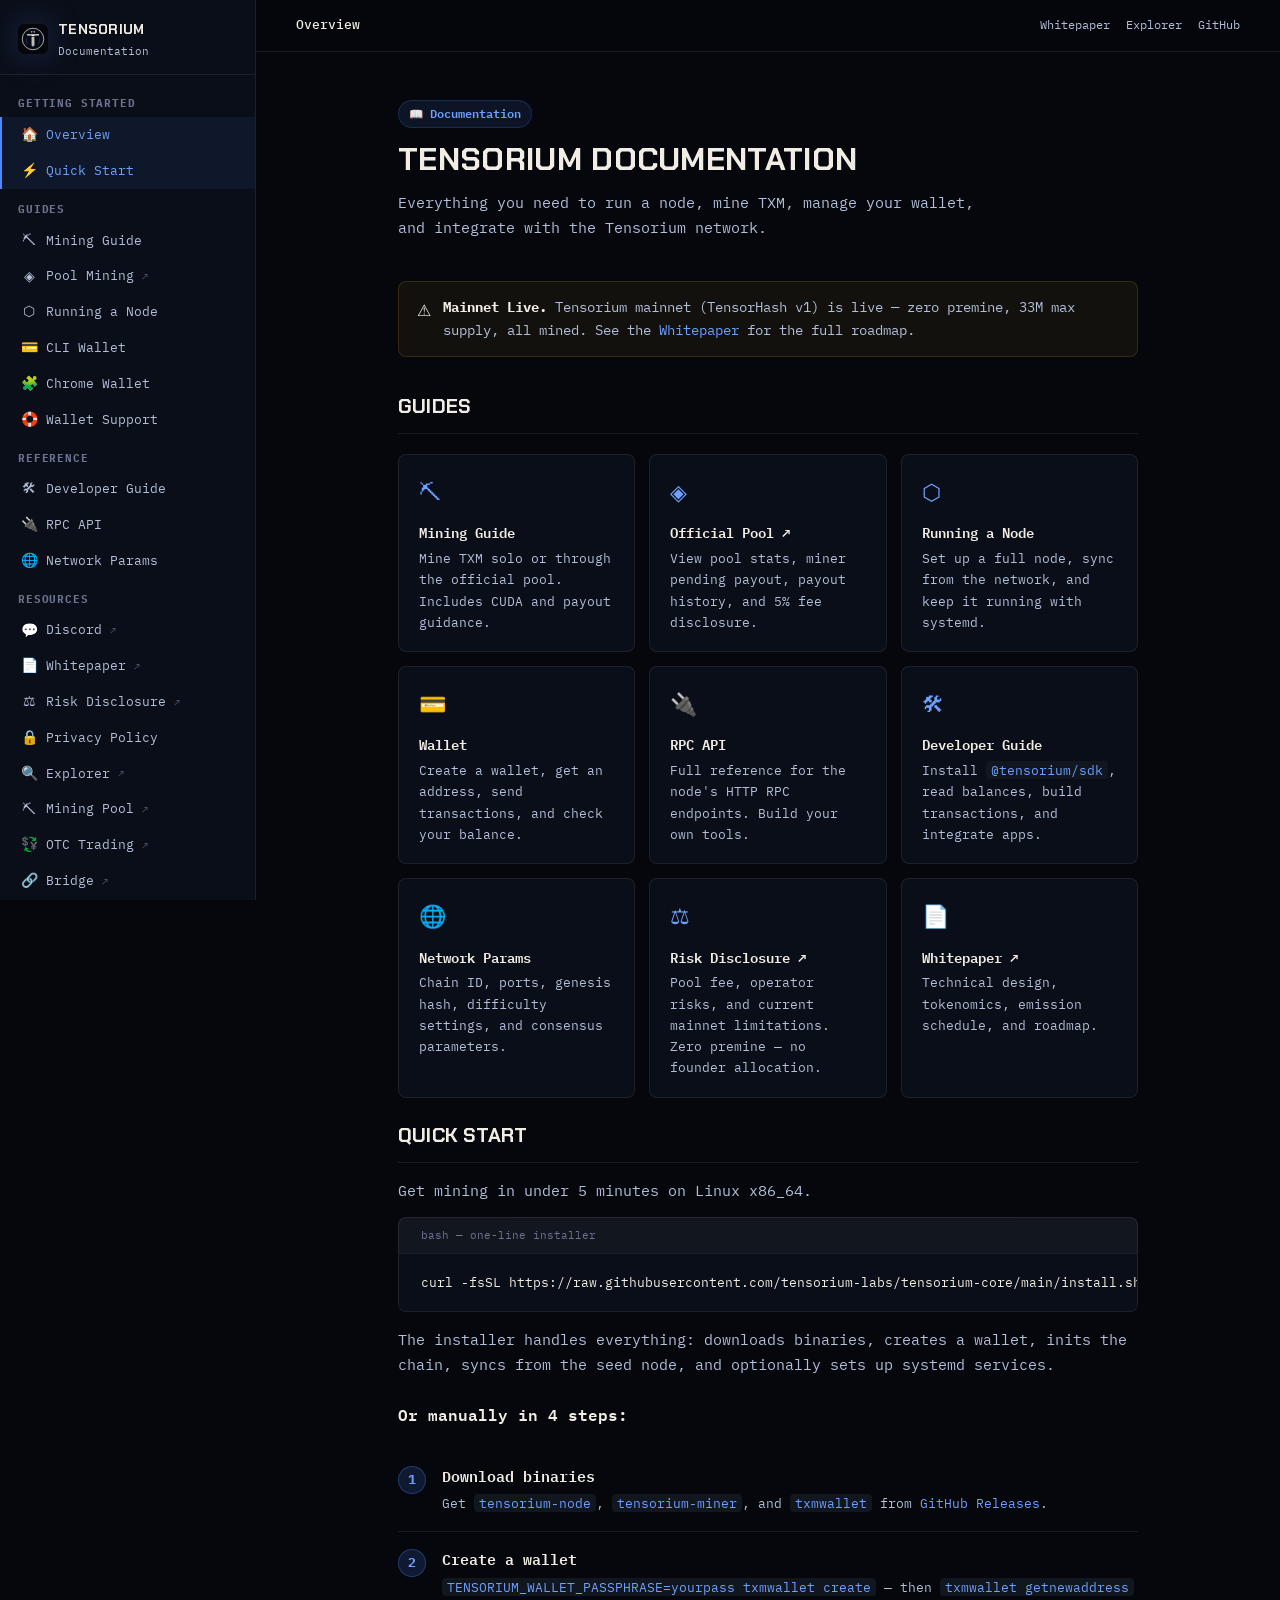
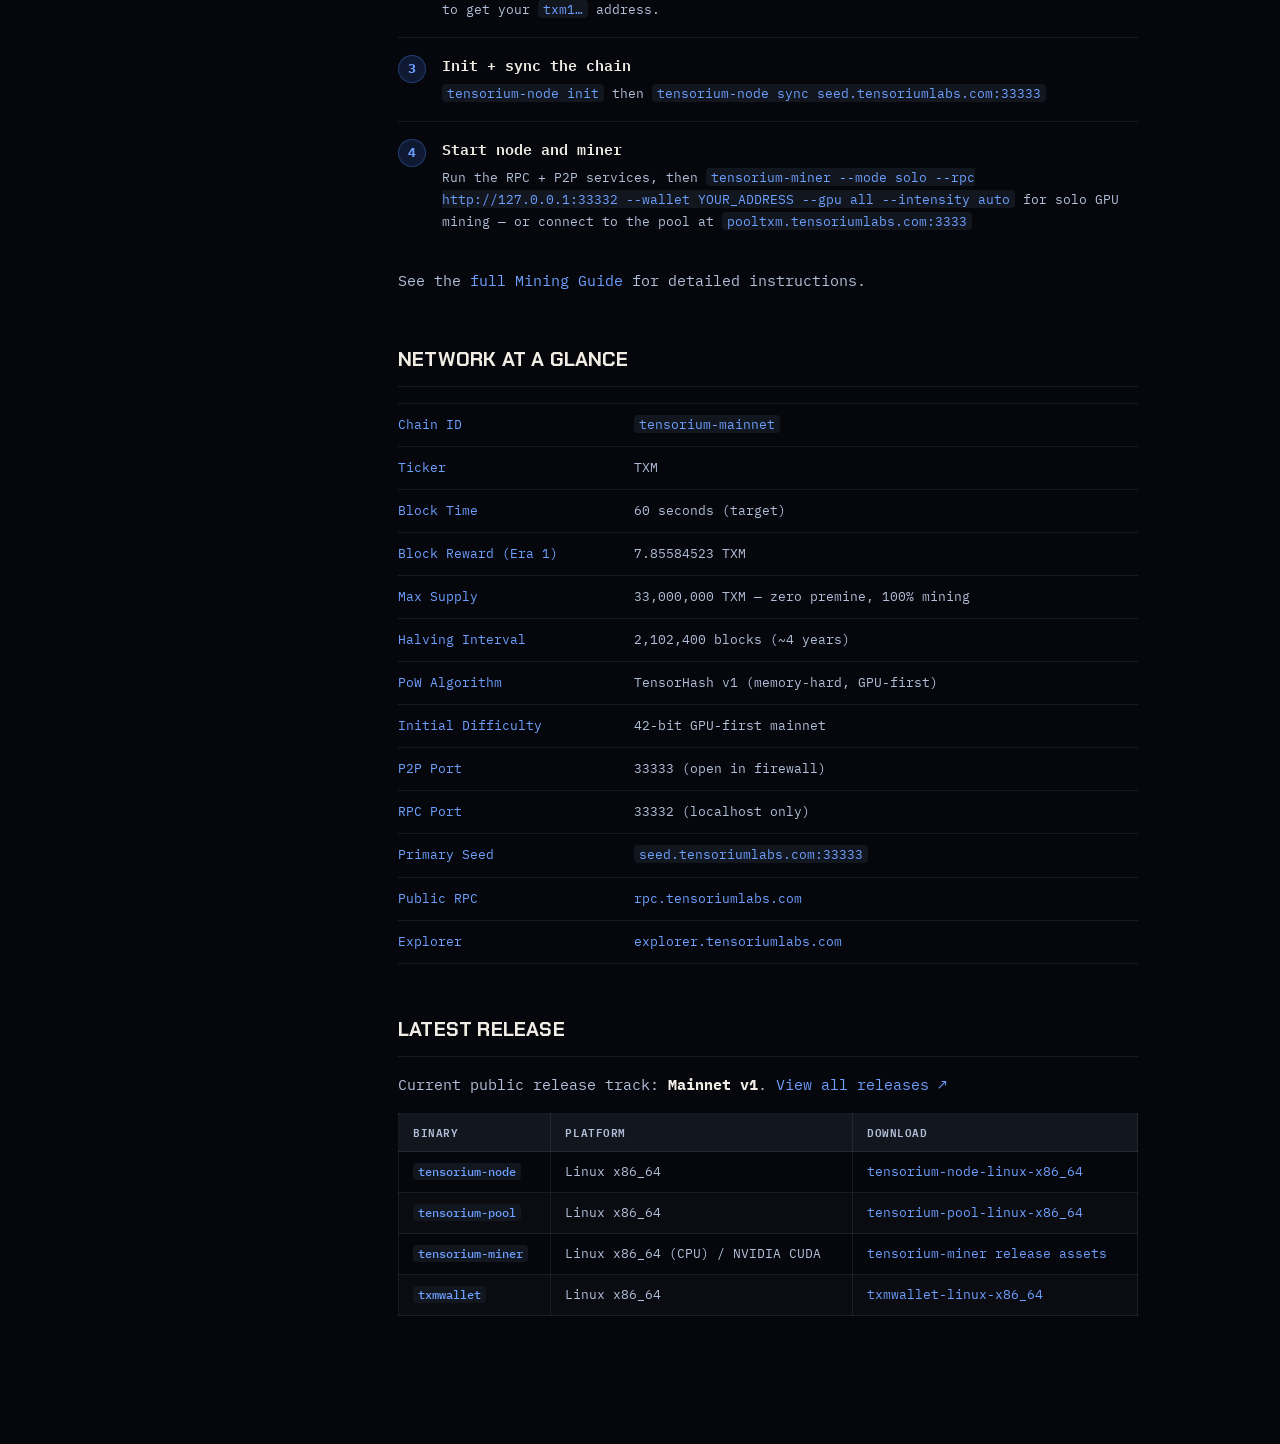
<file: index.html>
<!DOCTYPE html>
<html lang="en">
<head>
  <meta charset="UTF-8">
  <meta name="viewport" content="width=device-width, initial-scale=1.0">
  <title>Tensorium Docs — Overview</title>
  <meta name="description" content="Official documentation for Tensorium — PoW blockchain node, wallet, and miner.">
  <link rel="stylesheet" href="/css/style.css">
  <link rel="icon" href="/assets/tensorium-mark.svg" type="image/svg+xml">
</head>
<body>
<div class="layout">

<aside class="sidebar">
  <a href="/" class="sidebar-brand">
    <img class="brand-icon" src="/assets/tensorium-mark.svg" alt="Tensorium">
    <div><div class="brand-name">Tensorium</div><div class="brand-sub">Documentation</div></div>
  </a>
  <nav class="sidebar-nav"></nav>
  <div class="sidebar-footer">mainnet (TensorHash v1) live · <a href="https://github.com/tensorium-labs/tensorium-core/releases" target="_blank">Changelog</a></div>
</aside>

<div class="main">
  <div class="topbar">
    <div class="topbar-breadcrumb"><span class="cur">Overview</span></div>
    <div class="topbar-links">
      <a href="https://whitepaper.tensoriumlabs.com" target="_blank">Whitepaper</a>
      <a href="https://explorer.tensoriumlabs.com" target="_blank">Explorer</a>
      <a href="https://github.com/tensorium-labs/tensorium-core" target="_blank">GitHub</a>
    </div>
  </div>

  <div class="content">

    <div class="page-header">
      <div class="page-tag">📖 Documentation</div>
      <h1 class="page-title">Tensorium Documentation</h1>
      <p class="page-desc">Everything you need to run a node, mine TXM, manage your wallet, and integrate with the Tensorium network.</p>
    </div>

    <div class="callout callout-warn">
      <span class="callout-icon">⚠</span>
      <div class="callout-body"><strong>Mainnet Live.</strong> Tensorium mainnet (TensorHash v1) is live — zero premine, 33M max supply, all mined. See the <a href="https://whitepaper.tensoriumlabs.com" target="_blank">Whitepaper</a> for the full roadmap.</div>
    </div>

    <!-- Quick links -->
    <h2 style="margin-top:32px">Guides</h2>
    <div class="cards">
      <a href="/mining.html" class="card">
        <div class="card-icon">⛏</div>
        <div class="card-title">Mining Guide</div>
        <div class="card-desc">Mine TXM solo or through the official pool. Includes CUDA and payout guidance.</div>
      </a>
      <a href="https://pooltxm.tensoriumlabs.com" class="card" target="_blank">
        <div class="card-icon">◈</div>
        <div class="card-title">Official Pool ↗</div>
        <div class="card-desc">View pool stats, miner pending payout, payout history, and 5% fee disclosure.</div>
      </a>
      <a href="/node.html" class="card">
        <div class="card-icon">⬡</div>
        <div class="card-title">Running a Node</div>
        <div class="card-desc">Set up a full node, sync from the network, and keep it running with systemd.</div>
      </a>
      <a href="/wallet.html" class="card">
        <div class="card-icon">💳</div>
        <div class="card-title">Wallet</div>
        <div class="card-desc">Create a wallet, get an address, send transactions, and check your balance.</div>
      </a>
      <a href="/rpc.html" class="card">
        <div class="card-icon">🔌</div>
        <div class="card-title">RPC API</div>
        <div class="card-desc">Full reference for the node's HTTP RPC endpoints. Build your own tools.</div>
      </a>
      <a href="/developer.html" class="card">
        <div class="card-icon">🛠</div>
        <div class="card-title">Developer Guide</div>
        <div class="card-desc">Install <code>@tensorium/sdk</code>, read balances, build transactions, and integrate apps.</div>
      </a>
      <a href="/network.html" class="card">
        <div class="card-icon">🌐</div>
        <div class="card-title">Network Params</div>
        <div class="card-desc">Chain ID, ports, genesis hash, difficulty settings, and consensus parameters.</div>
      </a>
      <a href="https://github.com/tensorium-labs/tensorium-core/blob/main/docs/project/RISK_DISCLOSURE.md" class="card" target="_blank">
        <div class="card-icon">⚖</div>
        <div class="card-title">Risk Disclosure ↗</div>
        <div class="card-desc">Pool fee, operator risks, and current mainnet limitations. Zero premine — no founder allocation.</div>
      </a>
      <a href="https://whitepaper.tensoriumlabs.com" class="card" target="_blank">
        <div class="card-icon">📄</div>
        <div class="card-title">Whitepaper ↗</div>
        <div class="card-desc">Technical design, tokenomics, emission schedule, and roadmap.</div>
      </a>
    </div>

    <!-- Quick start -->
    <div class="section" id="quickstart">
      <h2>Quick Start</h2>
      <p>Get mining in under 5 minutes on Linux x86_64.</p>

      <div class="pre-header">bash — one-line installer</div>
      <pre>curl -fsSL https://raw.githubusercontent.com/tensorium-labs/tensorium-core/main/install.sh | bash</pre>

      <p>The installer handles everything: downloads binaries, creates a wallet, inits the chain, syncs from the seed node, and optionally sets up systemd services.</p>

      <h3>Or manually in 4 steps:</h3>
      <div class="steps">
        <div class="step">
          <div class="step-num">1</div>
          <div class="step-content">
            <div class="step-title">Download binaries</div>
            <div class="step-desc">Get <code>tensorium-node</code>, <code>tensorium-miner</code>, and <code>txmwallet</code> from <a href="https://github.com/tensorium-labs/tensorium-core/releases" target="_blank">GitHub Releases</a>.</div>
          </div>
        </div>
        <div class="step">
          <div class="step-num">2</div>
          <div class="step-content">
            <div class="step-title">Create a wallet</div>
            <div class="step-desc"><code>TENSORIUM_WALLET_PASSPHRASE=yourpass txmwallet create</code> — then <code>txmwallet getnewaddress</code> to get your <code>txm1…</code> address.</div>
          </div>
        </div>
        <div class="step">
          <div class="step-num">3</div>
          <div class="step-content">
            <div class="step-title">Init + sync the chain</div>
            <div class="step-desc"><code>tensorium-node init</code> then <code>tensorium-node sync seed.tensoriumlabs.com:33333</code></div>
          </div>
        </div>
        <div class="step">
          <div class="step-num">4</div>
          <div class="step-content">
            <div class="step-title">Start node and miner</div>
            <div class="step-desc">Run the RPC + P2P services, then <code>tensorium-miner --mode solo --rpc http://127.0.0.1:33332 --wallet YOUR_ADDRESS --gpu all --intensity auto</code> for solo GPU mining — or connect to the pool at <code>pooltxm.tensoriumlabs.com:3333</code></div>
          </div>
        </div>
      </div>

      <p>See the <a href="/mining.html">full Mining Guide</a> for detailed instructions.</p>
    </div>

    <!-- Network info quick ref -->
    <div class="section" id="network-quick">
      <h2>Network at a Glance</h2>
      <div class="param-table">
        <div class="param-row"><span class="param-key">Chain ID</span><span class="param-val"><code>tensorium-mainnet</code></span></div>
        <div class="param-row"><span class="param-key">Ticker</span><span class="param-val">TXM</span></div>
        <div class="param-row"><span class="param-key">Block Time</span><span class="param-val">60 seconds (target)</span></div>
        <div class="param-row"><span class="param-key">Block Reward (Era 1)</span><span class="param-val">7.85584523 TXM</span></div>
        <div class="param-row"><span class="param-key">Max Supply</span><span class="param-val">33,000,000 TXM — zero premine, 100% mining</span></div>
        <div class="param-row"><span class="param-key">Halving Interval</span><span class="param-val">2,102,400 blocks (~4 years)</span></div>
        <div class="param-row"><span class="param-key">PoW Algorithm</span><span class="param-val">TensorHash v1 (memory-hard, GPU-first)</span></div>
        <div class="param-row"><span class="param-key">Initial Difficulty</span><span class="param-val">42-bit GPU-first mainnet</span></div>
        <div class="param-row"><span class="param-key">P2P Port</span><span class="param-val">33333 (open in firewall)</span></div>
        <div class="param-row"><span class="param-key">RPC Port</span><span class="param-val">33332 (localhost only)</span></div>
        <div class="param-row"><span class="param-key">Primary Seed</span><span class="param-val"><code>seed.tensoriumlabs.com:33333</code></span></div>
        <div class="param-row"><span class="param-key">Public RPC</span><span class="param-val"><a href="https://rpc.tensoriumlabs.com" target="_blank">rpc.tensoriumlabs.com</a></span></div>
        <div class="param-row"><span class="param-key">Explorer</span><span class="param-val"><a href="https://explorer.tensoriumlabs.com" target="_blank">explorer.tensoriumlabs.com</a></span></div>
      </div>
    </div>

    <!-- Binaries -->
    <div class="section" id="binaries">
      <h2>Latest Release</h2>
      <p>Current public release track: <strong>Mainnet v1</strong>. <a href="https://github.com/tensorium-labs/tensorium-core/releases" target="_blank">View all releases ↗</a></p>
      <div class="table-wrap">
        <table>
          <thead><tr><th>Binary</th><th>Platform</th><th>Download</th></tr></thead>
          <tbody>
            <tr>
              <td><code>tensorium-node</code></td><td>Linux x86_64</td>
              <td><a href="https://github.com/tensorium-labs/tensorium-core/releases/latest/download/tensorium-node-linux-x86_64" target="_blank">tensorium-node-linux-x86_64</a></td>
            </tr>
            <tr>
              <td><code>tensorium-pool</code></td><td>Linux x86_64</td>
              <td><a href="https://github.com/tensorium-labs/tensorium-core/releases/latest/download/tensorium-pool-linux-x86_64" target="_blank">tensorium-pool-linux-x86_64</a></td>
            </tr>
            <tr>
              <td><code>tensorium-miner</code></td><td>Linux x86_64 (CPU) / NVIDIA CUDA</td>
              <td><a href="https://github.com/tensorium-labs/tensorium-core/releases" target="_blank">tensorium-miner release assets</a></td>
            </tr>
            <tr>
              <td><code>txmwallet</code></td><td>Linux x86_64</td>
              <td><a href="https://github.com/tensorium-labs/tensorium-core/releases/latest/download/txmwallet-linux-x86_64" target="_blank">txmwallet-linux-x86_64</a></td>
            </tr>
          </tbody>
        </table>
      </div>
    </div>

  </div>
</div>
</div>
<script src="/js/nav.js"></script>
<script>buildSidebar('index.html');</script>
</body>
</html>
</file>
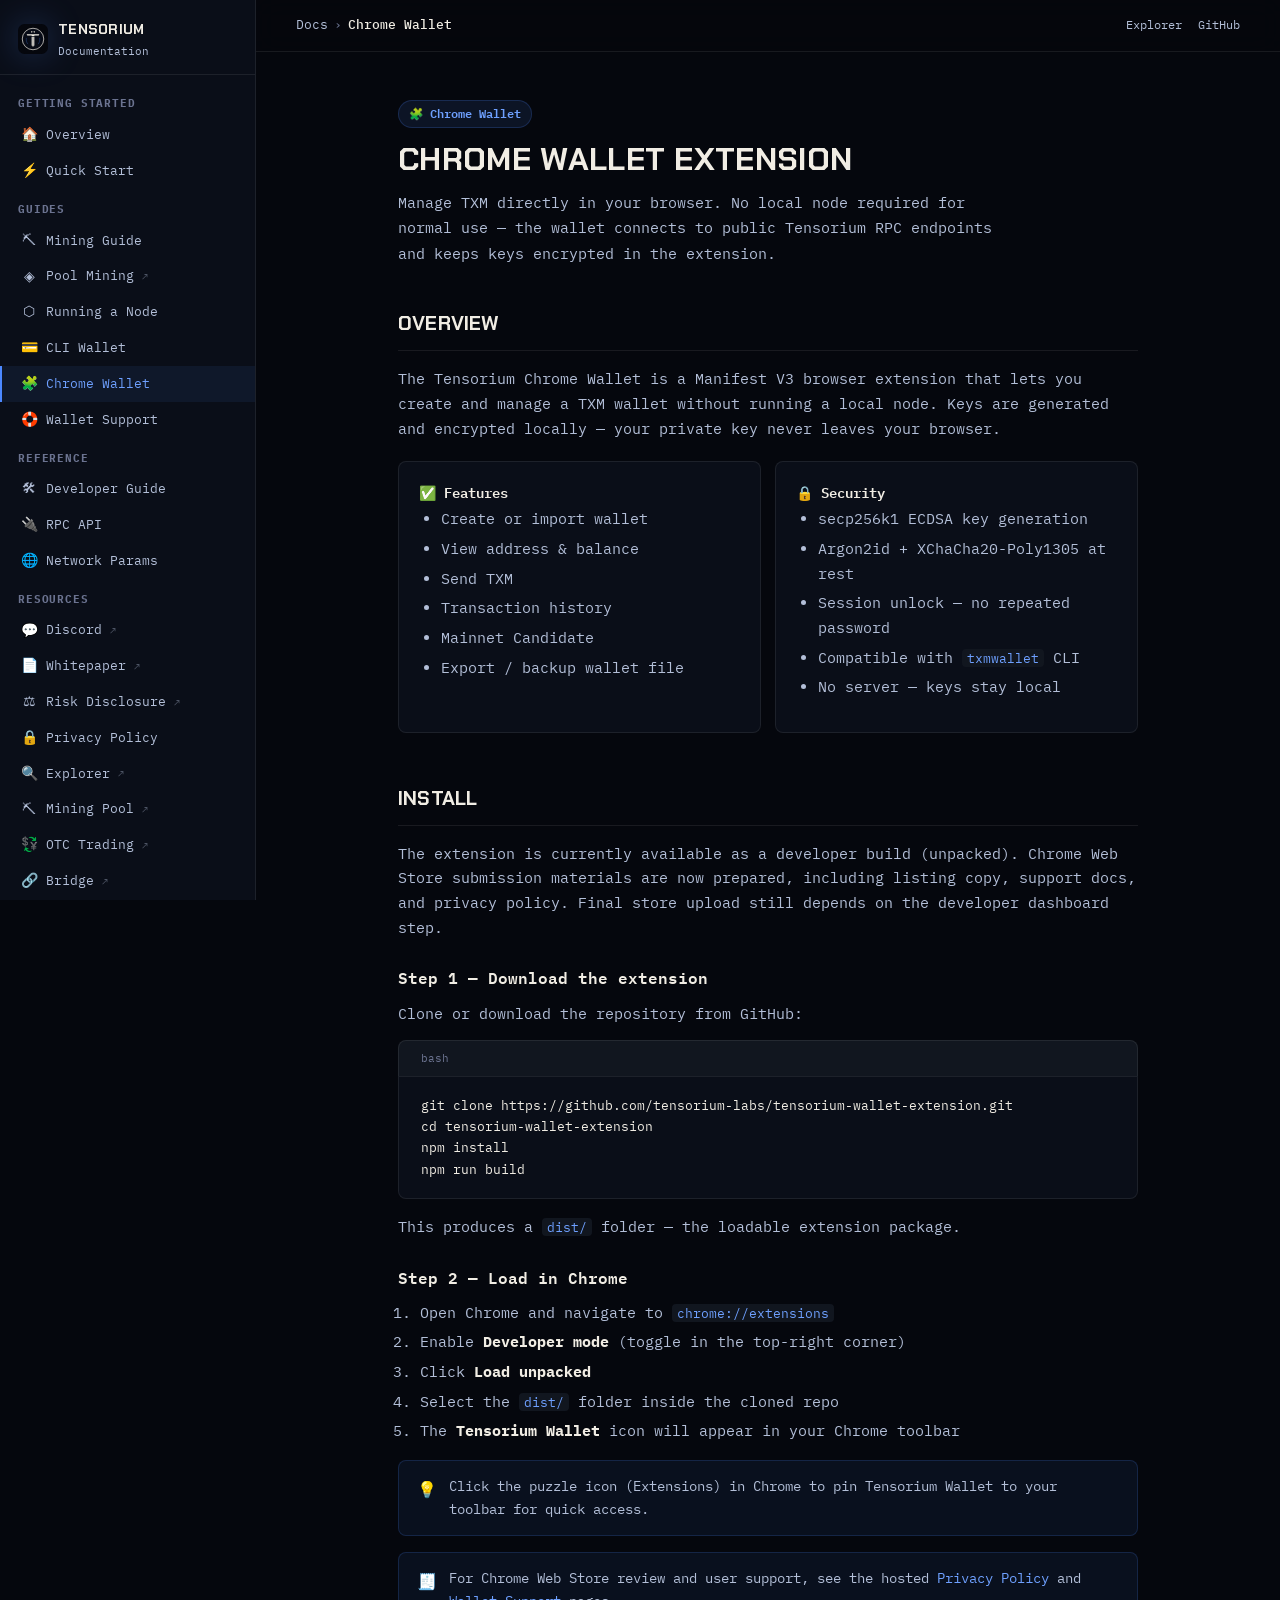
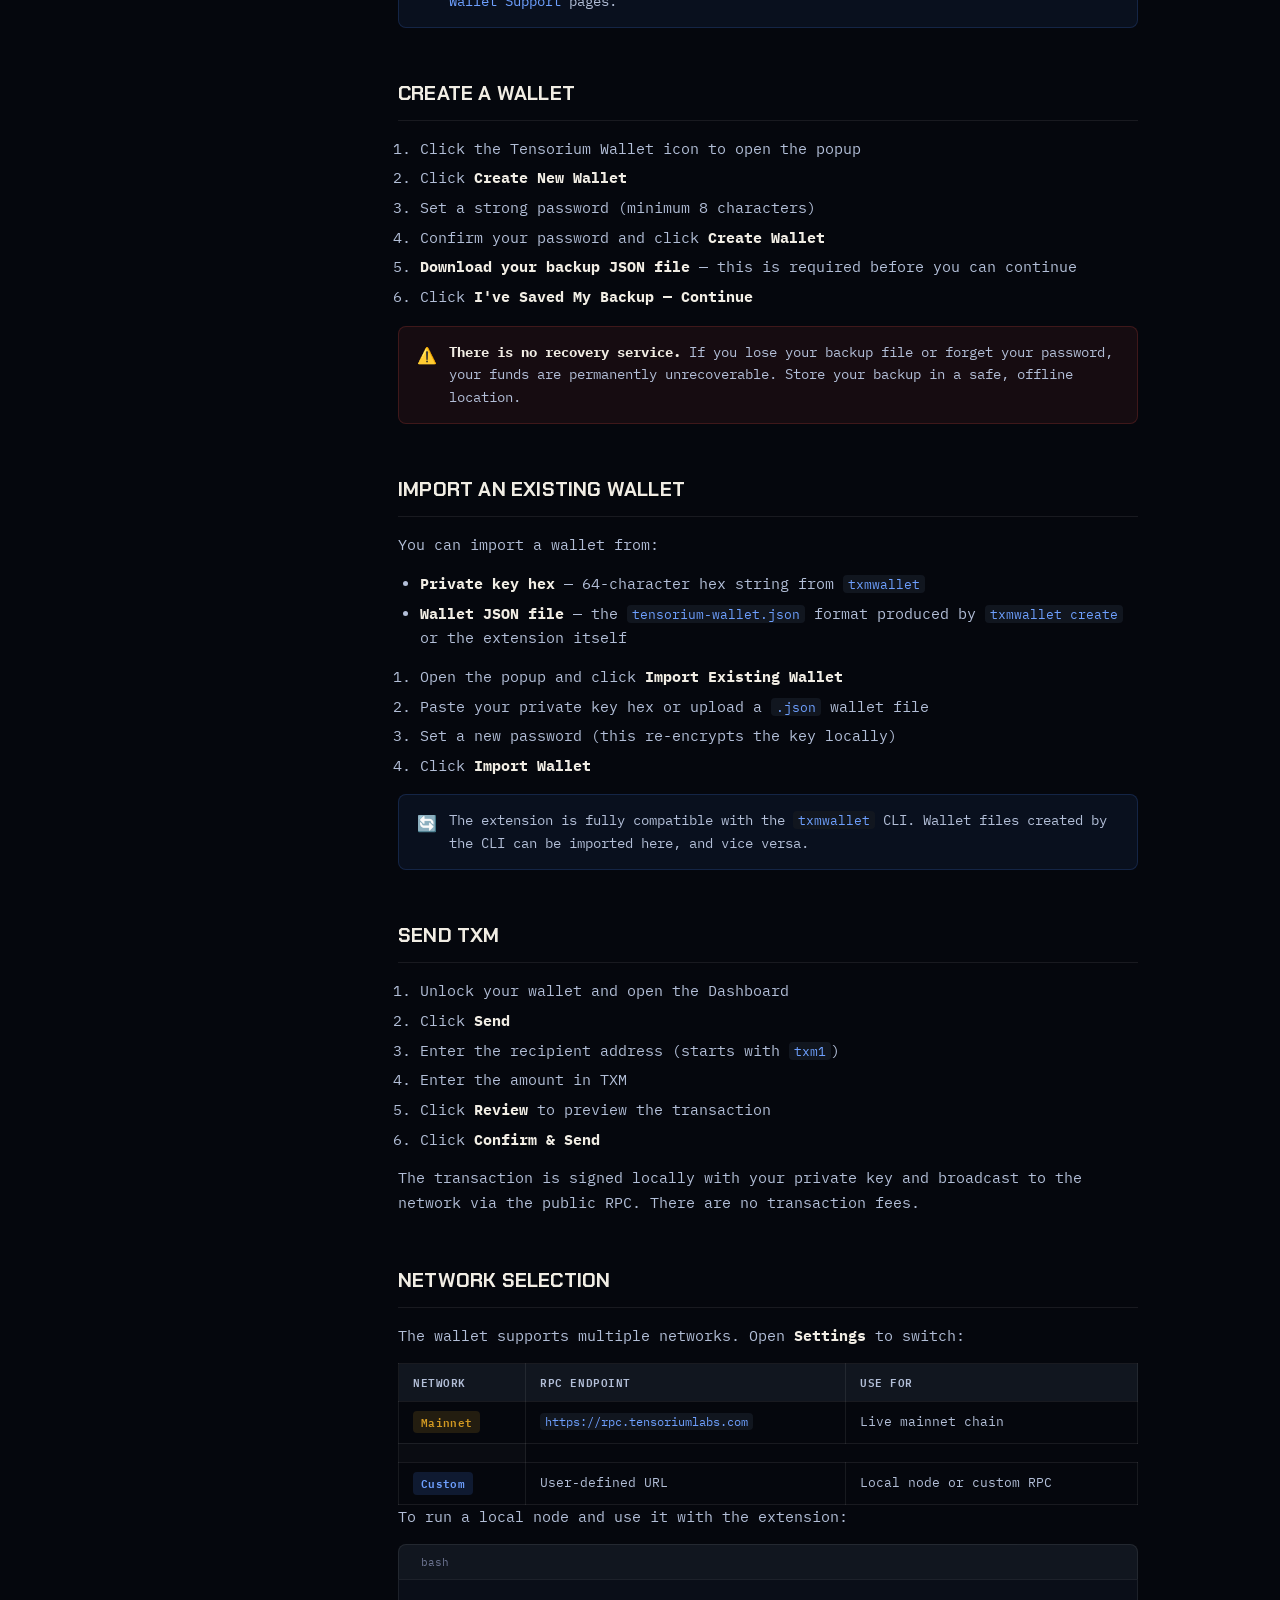
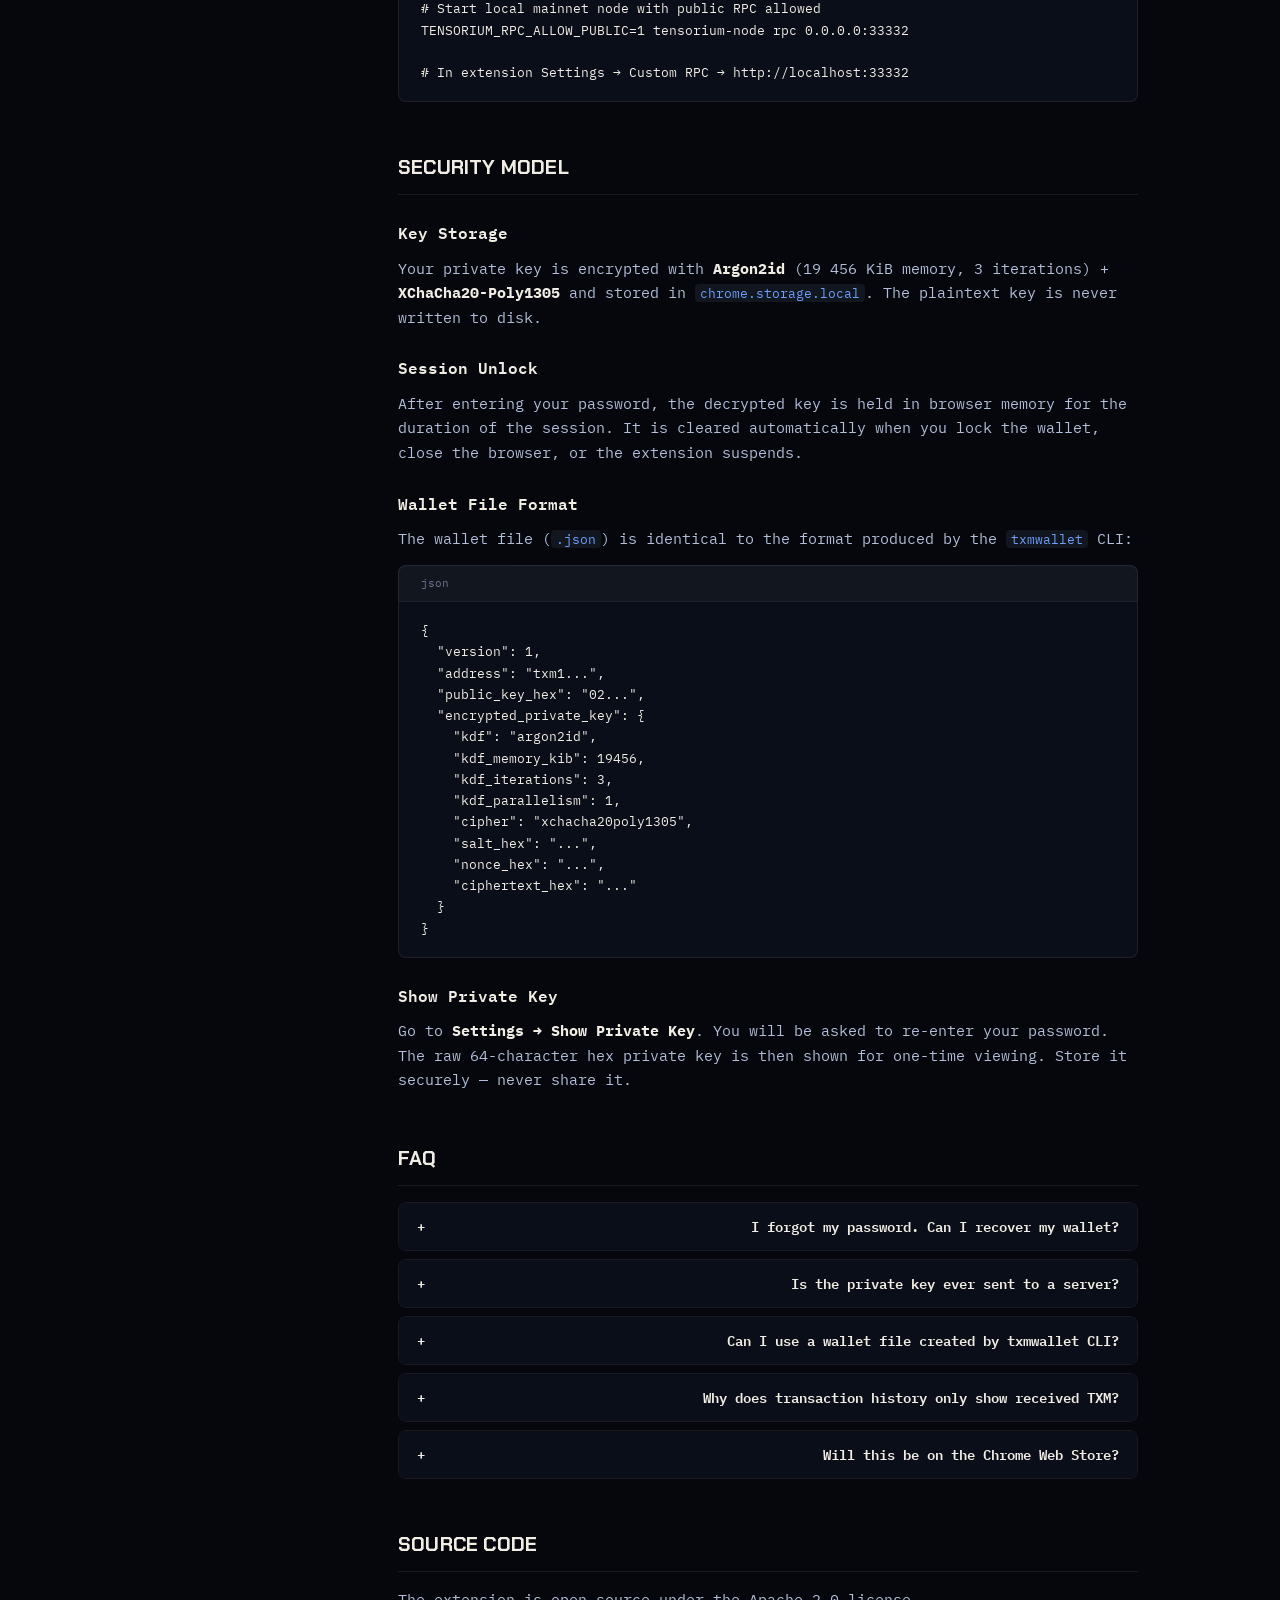
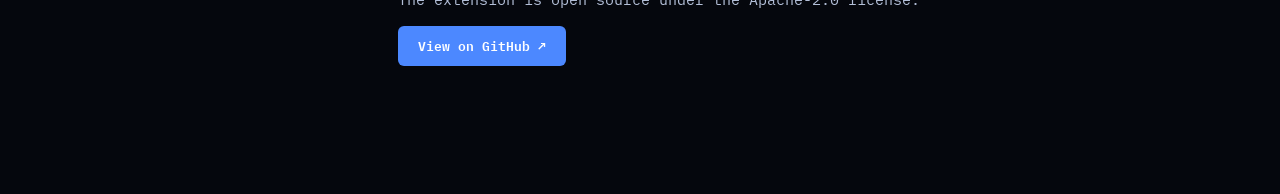
<file: chrome-wallet.html>
<!DOCTYPE html>
<html lang="en">
<head>
  <meta charset="UTF-8"><meta name="viewport" content="width=device-width, initial-scale=1.0">
  <title>Chrome Wallet — Tensorium Docs</title>
  <link rel="stylesheet" href="/css/style.css">
  <link rel="icon" href="/assets/tensorium-mark.svg" type="image/svg+xml">
</head>
<body>
<div class="layout">
<aside class="sidebar">
  <a href="/" class="sidebar-brand"><img class="brand-icon" src="/assets/tensorium-mark.svg" alt="Tensorium"><div><div class="brand-name">Tensorium</div><div class="brand-sub">Documentation</div></div></a>
  <nav class="sidebar-nav"></nav>
  <div class="sidebar-footer">Mainnet v1 · TensorHash v1</div>
</aside>
<div class="main">
  <div class="topbar">
    <div class="topbar-breadcrumb"><a href="/">Docs</a><span class="sep">›</span><span class="cur">Chrome Wallet</span></div>
    <div class="topbar-links"><a href="https://explorer.tensoriumlabs.com" target="_blank">Explorer</a><a href="https://github.com/tensorium-labs/tensorium-core" target="_blank">GitHub</a></div>
  </div>
  <div class="content">

    <div class="page-header">
      <div class="page-tag">🧩 Chrome Wallet</div>
      <h1 class="page-title">Chrome Wallet Extension</h1>
      <p class="page-desc">Manage TXM directly in your browser. No local node required for normal use — the wallet connects to public Tensorium RPC endpoints and keeps keys encrypted in the extension.</p>
    </div>

    <div class="section" id="overview">
      <h2>Overview</h2>
      <p>The Tensorium Chrome Wallet is a Manifest V3 browser extension that lets you create and manage a TXM wallet without running a local node. Keys are generated and encrypted locally — your private key never leaves your browser.</p>

      <div class="cards" style="margin-top:1.2rem;">
        <div class="card">
          <div class="card-title">✅ Features</div>
          <ul>
            <li>Create or import wallet</li>
            <li>View address &amp; balance</li>
            <li>Send TXM</li>
            <li>Transaction history</li>
            <li>Mainnet Candidate</li>
            <li>Export / backup wallet file</li>
          </ul>
        </div>
        <div class="card">
          <div class="card-title">🔒 Security</div>
          <ul>
            <li>secp256k1 ECDSA key generation</li>
            <li>Argon2id + XChaCha20-Poly1305 at rest</li>
            <li>Session unlock — no repeated password</li>
            <li>Compatible with <code>txmwallet</code> CLI</li>
            <li>No server — keys stay local</li>
          </ul>
        </div>
      </div>
    </div>

    <div class="section" id="install">
      <h2>Install</h2>
      <p>The extension is currently available as a developer build (unpacked). Chrome Web Store submission materials are now prepared, including listing copy, support docs, and privacy policy. Final store upload still depends on the developer dashboard step.</p>

      <h3>Step 1 — Download the extension</h3>
      <p>Clone or download the repository from GitHub:</p>
      <div class="pre-header">bash</div>
      <pre>git clone https://github.com/tensorium-labs/tensorium-wallet-extension.git
cd tensorium-wallet-extension
npm install
npm run build</pre>
      <p>This produces a <code>dist/</code> folder — the loadable extension package.</p>

      <h3>Step 2 — Load in Chrome</h3>
      <ol>
        <li>Open Chrome and navigate to <code>chrome://extensions</code></li>
        <li>Enable <strong>Developer mode</strong> (toggle in the top-right corner)</li>
        <li>Click <strong>Load unpacked</strong></li>
        <li>Select the <code>dist/</code> folder inside the cloned repo</li>
        <li>The <strong>Tensorium Wallet</strong> icon will appear in your Chrome toolbar</li>
      </ol>

      <div class="callout callout-info">
        <span class="callout-icon">💡</span>
        <div class="callout-body">Click the puzzle icon (Extensions) in Chrome to pin Tensorium Wallet to your toolbar for quick access.</div>
      </div>

      <div class="callout callout-info">
        <span class="callout-icon">🧾</span>
        <div class="callout-body">For Chrome Web Store review and user support, see the hosted <a href="/privacy-policy.html">Privacy Policy</a> and <a href="/wallet-support.html">Wallet Support</a> pages.</div>
      </div>
    </div>

    <div class="section" id="create">
      <h2>Create a Wallet</h2>
      <ol>
        <li>Click the Tensorium Wallet icon to open the popup</li>
        <li>Click <strong>Create New Wallet</strong></li>
        <li>Set a strong password (minimum 8 characters)</li>
        <li>Confirm your password and click <strong>Create Wallet</strong></li>
        <li><strong>Download your backup JSON file</strong> — this is required before you can continue</li>
        <li>Click <strong>I've Saved My Backup — Continue</strong></li>
      </ol>

      <div class="callout callout-danger">
        <span class="callout-icon">⚠️</span>
        <div class="callout-body"><strong>There is no recovery service.</strong> If you lose your backup file or forget your password, your funds are permanently unrecoverable. Store your backup in a safe, offline location.</div>
      </div>
    </div>

    <div class="section" id="import">
      <h2>Import an Existing Wallet</h2>
      <p>You can import a wallet from:</p>
      <ul>
        <li><strong>Private key hex</strong> — 64-character hex string from <code>txmwallet</code></li>
        <li><strong>Wallet JSON file</strong> — the <code>tensorium-wallet.json</code> format produced by <code>txmwallet create</code> or the extension itself</li>
      </ul>
      <ol>
        <li>Open the popup and click <strong>Import Existing Wallet</strong></li>
        <li>Paste your private key hex or upload a <code>.json</code> wallet file</li>
        <li>Set a new password (this re-encrypts the key locally)</li>
        <li>Click <strong>Import Wallet</strong></li>
      </ol>

      <div class="callout callout-info">
        <span class="callout-icon">🔄</span>
        <div class="callout-body">The extension is fully compatible with the <code>txmwallet</code> CLI. Wallet files created by the CLI can be imported here, and vice versa.</div>
      </div>
    </div>

    <div class="section" id="send">
      <h2>Send TXM</h2>
      <ol>
        <li>Unlock your wallet and open the Dashboard</li>
        <li>Click <strong>Send</strong></li>
        <li>Enter the recipient address (starts with <code>txm1</code>)</li>
        <li>Enter the amount in TXM</li>
        <li>Click <strong>Review</strong> to preview the transaction</li>
        <li>Click <strong>Confirm &amp; Send</strong></li>
      </ol>
      <p>The transaction is signed locally with your private key and broadcast to the network via the public RPC. There are no transaction fees.</p>
    </div>

    <div class="section" id="networks">
      <h2>Network Selection</h2>
      <p>The wallet supports multiple networks. Open <strong>Settings</strong> to switch:</p>

      <table>
        <thead><tr><th>Network</th><th>RPC Endpoint</th><th>Use for</th></tr></thead>
        <tbody>
          <tr><td><span class="badge badge-yellow">Mainnet</span></td><td><code>https://rpc.tensoriumlabs.com</code></td><td>Live mainnet chain</td></tr>
          <tr><td></tr>
          <tr><td><span class="badge badge-purple">Custom</span></td><td>User-defined URL</td><td>Local node or custom RPC</td></tr>
        </tbody>
      </table>

      <p>To run a local node and use it with the extension:</p>
      <div class="pre-header">bash</div>
      <pre># Start local mainnet node with public RPC allowed
TENSORIUM_RPC_ALLOW_PUBLIC=1 tensorium-node rpc 0.0.0.0:33332

# In extension Settings → Custom RPC → http://localhost:33332</pre>
    </div>

    <div class="section" id="security-model">
      <h2>Security Model</h2>

      <h3>Key Storage</h3>
      <p>Your private key is encrypted with <strong>Argon2id</strong> (19 456 KiB memory, 3 iterations) + <strong>XChaCha20-Poly1305</strong> and stored in <code>chrome.storage.local</code>. The plaintext key is never written to disk.</p>

      <h3>Session Unlock</h3>
      <p>After entering your password, the decrypted key is held in browser memory for the duration of the session. It is cleared automatically when you lock the wallet, close the browser, or the extension suspends.</p>

      <h3>Wallet File Format</h3>
      <p>The wallet file (<code>.json</code>) is identical to the format produced by the <code>txmwallet</code> CLI:</p>
      <div class="pre-header">json</div>
      <pre>{
  "version": 1,
  "address": "txm1...",
  "public_key_hex": "02...",
  "encrypted_private_key": {
    "kdf": "argon2id",
    "kdf_memory_kib": 19456,
    "kdf_iterations": 3,
    "kdf_parallelism": 1,
    "cipher": "xchacha20poly1305",
    "salt_hex": "...",
    "nonce_hex": "...",
    "ciphertext_hex": "..."
  }
}</pre>

      <h3>Show Private Key</h3>
      <p>Go to <strong>Settings → Show Private Key</strong>. You will be asked to re-enter your password. The raw 64-character hex private key is then shown for one-time viewing. Store it securely — never share it.</p>
    </div>

    <div class="section" id="faq">
      <h2>FAQ</h2>

      <div class="faq-item">
        <div class="faq-q"><span class="faq-icon">+</span> I forgot my password. Can I recover my wallet?</div>
        <div class="faq-a">Only if you have your backup <code>.json</code> file. Import it and set a new password. If you have lost both the password and the backup, funds are unrecoverable — there is no server or recovery service.</div>
      </div>

      <div class="faq-item">
        <div class="faq-q"><span class="faq-icon">+</span> Is the private key ever sent to a server?</div>
        <div class="faq-a">No. Key generation, encryption, and signing all happen inside your browser. Only signed transactions are broadcast to the RPC.</div>
      </div>

      <div class="faq-item">
        <div class="faq-q"><span class="faq-icon">+</span> Can I use a wallet file created by txmwallet CLI?</div>
        <div class="faq-a">Yes. The extension uses the exact same wallet file format. Import it via Settings → Import Wallet → Upload .json file.</div>
      </div>

      <div class="faq-item">
        <div class="faq-q"><span class="faq-icon">+</span> Why does transaction history only show received TXM?</div>
        <div class="faq-a">The current history tab scans blocks for outputs matching your address. Full outgoing detection requires a dedicated indexer, which is planned for Phase 9B. Your sent transactions are still confirmed on-chain — check the explorer for full history.</div>
      </div>

      <div class="faq-item">
        <div class="faq-q"><span class="faq-icon">+</span> Will this be on the Chrome Web Store?</div>
          <div class="faq-a">Yes. The submission pack is ready, but final publication still depends on manual Chrome Web Store dashboard steps and review timing. Until the listing is approved, use the developer build via Load Unpacked.</div>
      </div>
    </div>

    <div class="section" id="source">
      <h2>Source Code</h2>
      <p>The extension is open source under the Apache-2.0 license.</p>
      <a class="btn" href="https://github.com/tensorium-labs/tensorium-wallet-extension" target="_blank">View on GitHub ↗</a>
    </div>

  </div><!-- /content -->
</div><!-- /main -->
</div><!-- /layout -->
<script src="/js/nav.js"></script>
<script>buildSidebar('chrome-wallet.html'); setupScrollSpy();</script>
</body>
</html>
</file>
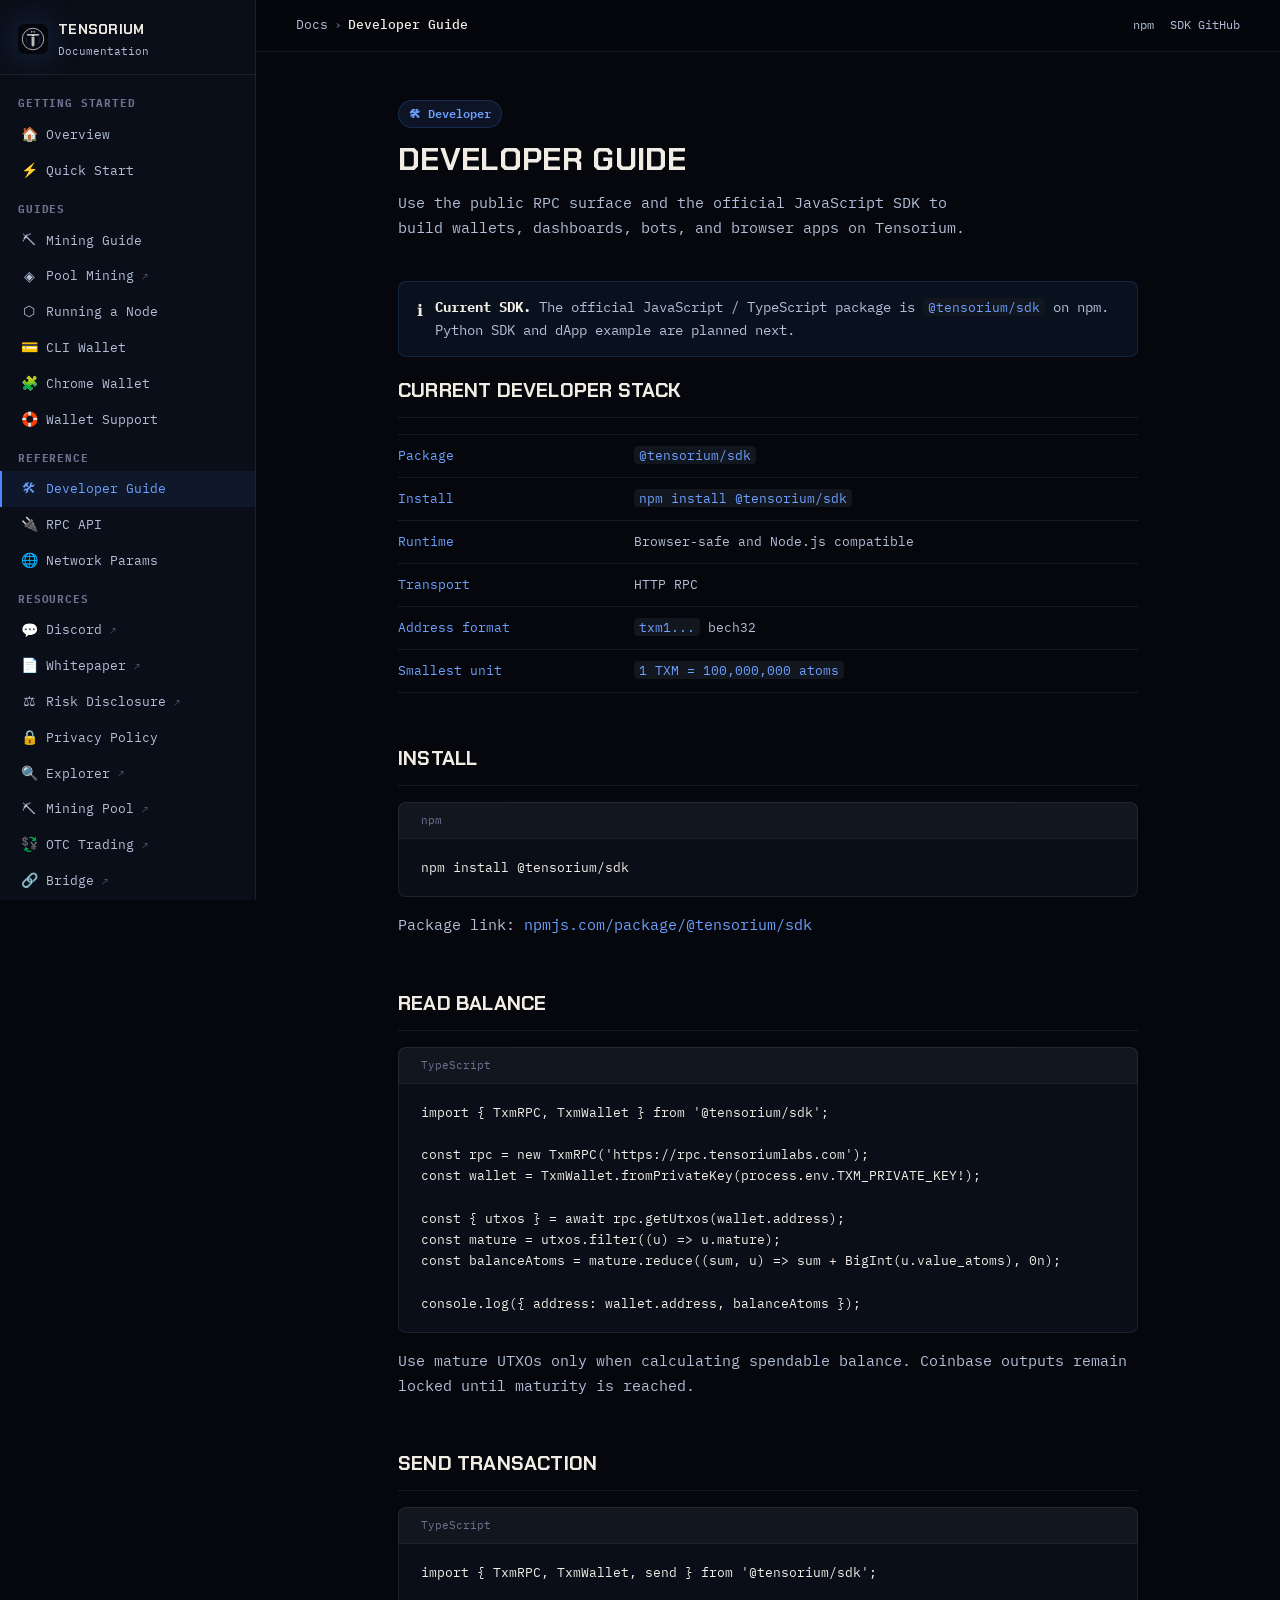
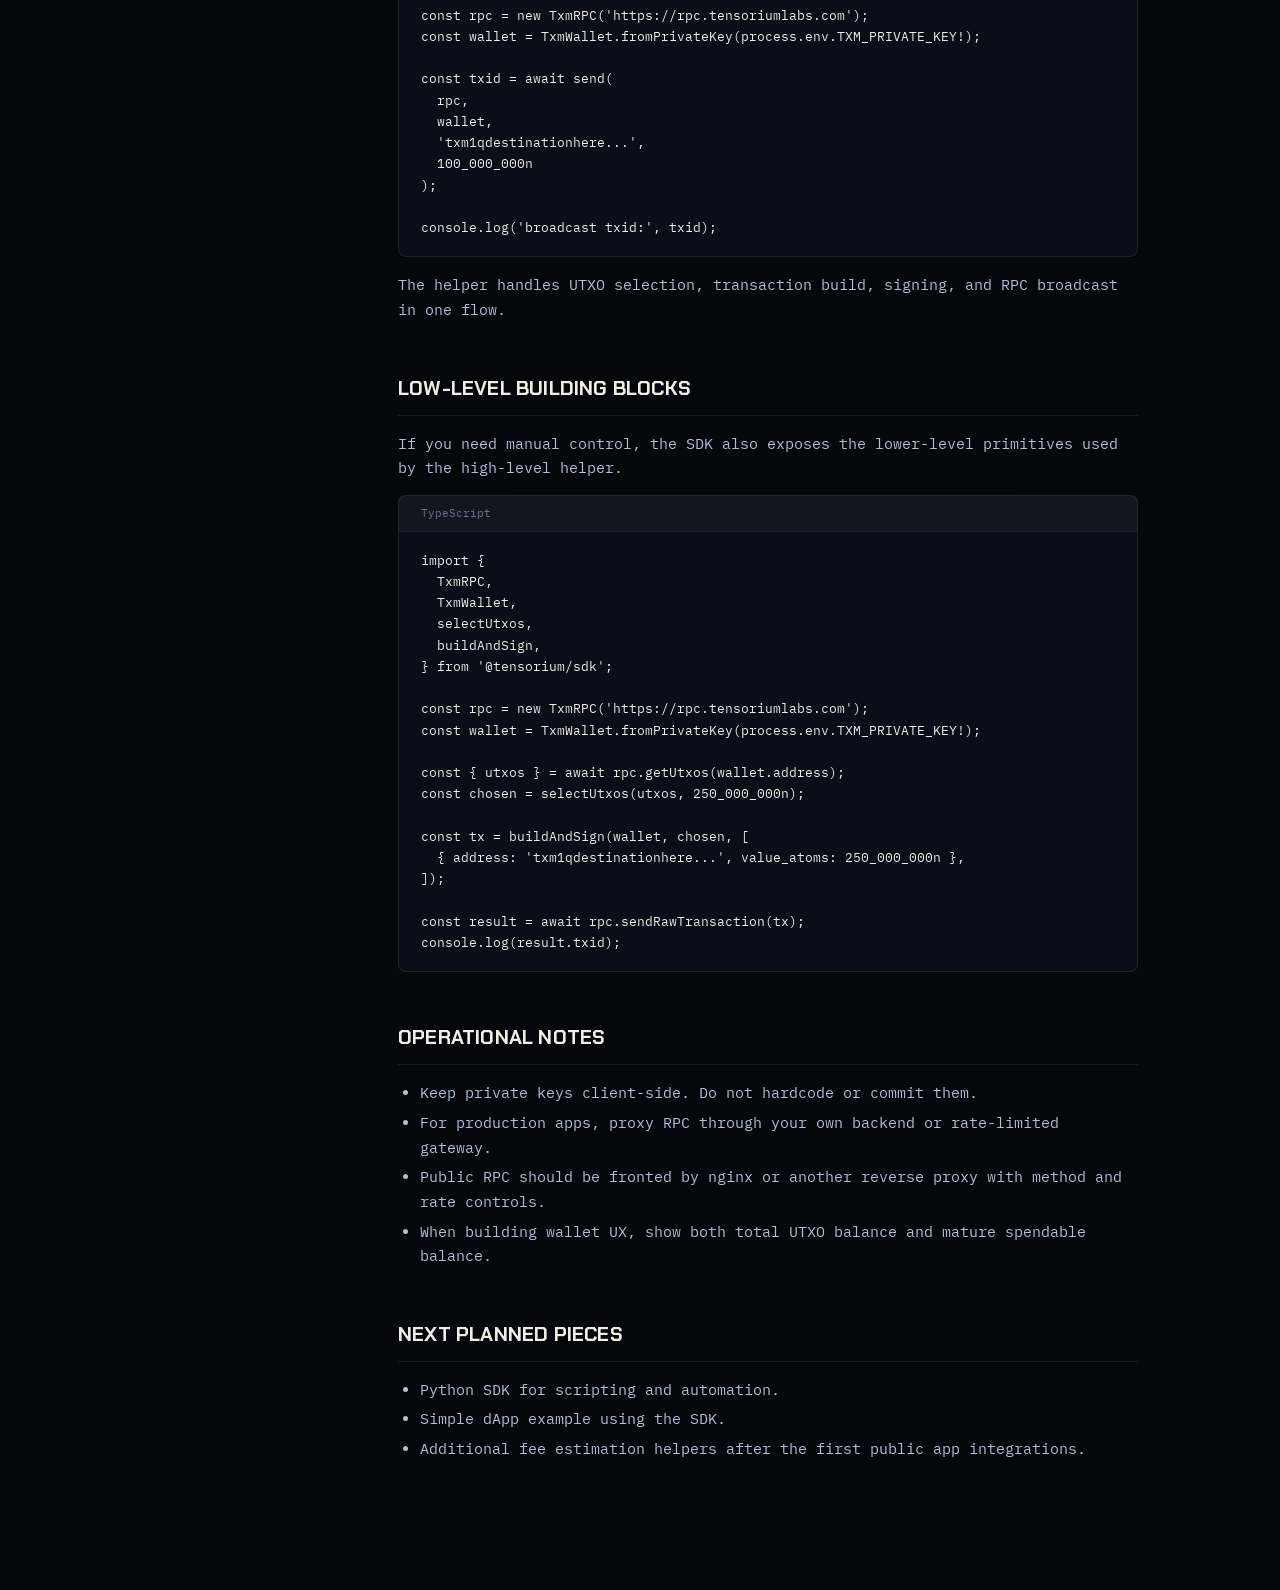
<file: developer.html>
<!DOCTYPE html>
<html lang="en">
<head>
  <meta charset="UTF-8">
  <meta name="viewport" content="width=device-width, initial-scale=1.0">
  <title>Developer Guide — Tensorium Docs</title>
  <meta name="description" content="Build on Tensorium with the public RPC API and the @tensorium/sdk package.">
  <link rel="stylesheet" href="/css/style.css">
  <link rel="icon" href="/assets/tensorium-mark.svg" type="image/svg+xml">
</head>
<body>
<div class="layout">
<aside class="sidebar">
  <a href="/" class="sidebar-brand"><img class="brand-icon" src="/assets/tensorium-mark.svg" alt="Tensorium"><div><div class="brand-name">Tensorium</div><div class="brand-sub">Documentation</div></div></a>
  <nav class="sidebar-nav"></nav>
  <div class="sidebar-footer">Mainnet v1 · TensorHash v1</div>
</aside>
<div class="main">
  <div class="topbar">
    <div class="topbar-breadcrumb"><a href="/">Docs</a><span class="sep">›</span><span class="cur">Developer Guide</span></div>
    <div class="topbar-links"><a href="https://www.npmjs.com/package/@tensorium/sdk" target="_blank">npm</a><a href="https://github.com/tensorium-labs/tensorium-sdk-js" target="_blank">SDK GitHub</a></div>
  </div>
  <div class="content">

    <div class="page-header">
      <div class="page-tag">🛠 Developer</div>
      <h1 class="page-title">Developer Guide</h1>
      <p class="page-desc">Use the public RPC surface and the official JavaScript SDK to build wallets, dashboards, bots, and browser apps on Tensorium.</p>
    </div>

    <div class="callout callout-info">
      <span class="callout-icon">ℹ</span>
      <div class="callout-body"><strong>Current SDK.</strong> The official JavaScript / TypeScript package is <code>@tensorium/sdk</code> on npm. Python SDK and dApp example are planned next.</div>
    </div>

    <div class="section" id="stack">
      <h2>Current Developer Stack</h2>
      <div class="param-table">
        <div class="param-row"><span class="param-key">Package</span><span class="param-val"><code>@tensorium/sdk</code></span></div>
        <div class="param-row"><span class="param-key">Install</span><span class="param-val"><code>npm install @tensorium/sdk</code></span></div>
        <div class="param-row"><span class="param-key">Runtime</span><span class="param-val">Browser-safe and Node.js compatible</span></div>
        <div class="param-row"><span class="param-key">Transport</span><span class="param-val">HTTP RPC</span></div>
        <div class="param-row"><span class="param-key">Address format</span><span class="param-val"><code>txm1...</code> bech32</span></div>
        <div class="param-row"><span class="param-key">Smallest unit</span><span class="param-val"><code>1 TXM = 100,000,000 atoms</code></span></div>
      </div>
    </div>

    <div class="section" id="install">
      <h2>Install</h2>
      <div class="pre-header">npm</div>
      <pre>npm install @tensorium/sdk</pre>
      <p>Package link: <a href="https://www.npmjs.com/package/@tensorium/sdk" target="_blank">npmjs.com/package/@tensorium/sdk</a></p>
    </div>

    <div class="section" id="read-balance">
      <h2>Read Balance</h2>
      <div class="pre-header">TypeScript</div>
      <pre>import { TxmRPC, TxmWallet } from '@tensorium/sdk';

const rpc = new TxmRPC('https://rpc.tensoriumlabs.com');
const wallet = TxmWallet.fromPrivateKey(process.env.TXM_PRIVATE_KEY!);

const { utxos } = await rpc.getUtxos(wallet.address);
const mature = utxos.filter((u) => u.mature);
const balanceAtoms = mature.reduce((sum, u) =&gt; sum + BigInt(u.value_atoms), 0n);

console.log({ address: wallet.address, balanceAtoms });</pre>
      <p>Use mature UTXOs only when calculating spendable balance. Coinbase outputs remain locked until maturity is reached.</p>
    </div>

    <div class="section" id="send-tx">
      <h2>Send Transaction</h2>
      <div class="pre-header">TypeScript</div>
      <pre>import { TxmRPC, TxmWallet, send } from '@tensorium/sdk';

const rpc = new TxmRPC('https://rpc.tensoriumlabs.com');
const wallet = TxmWallet.fromPrivateKey(process.env.TXM_PRIVATE_KEY!);

const txid = await send(
  rpc,
  wallet,
  'txm1qdestinationhere...',
  100_000_000n
);

console.log('broadcast txid:', txid);</pre>
      <p>The helper handles UTXO selection, transaction build, signing, and RPC broadcast in one flow.</p>
    </div>

    <div class="section" id="low-level">
      <h2>Low-Level Building Blocks</h2>
      <p>If you need manual control, the SDK also exposes the lower-level primitives used by the high-level helper.</p>
      <div class="pre-header">TypeScript</div>
      <pre>import {
  TxmRPC,
  TxmWallet,
  selectUtxos,
  buildAndSign,
} from '@tensorium/sdk';

const rpc = new TxmRPC('https://rpc.tensoriumlabs.com');
const wallet = TxmWallet.fromPrivateKey(process.env.TXM_PRIVATE_KEY!);

const { utxos } = await rpc.getUtxos(wallet.address);
const chosen = selectUtxos(utxos, 250_000_000n);

const tx = buildAndSign(wallet, chosen, [
  { address: 'txm1qdestinationhere...', value_atoms: 250_000_000n },
]);

const result = await rpc.sendRawTransaction(tx);
console.log(result.txid);</pre>
    </div>

    <div class="section" id="ops-notes">
      <h2>Operational Notes</h2>
      <ul>
        <li>Keep private keys client-side. Do not hardcode or commit them.</li>
        <li>For production apps, proxy RPC through your own backend or rate-limited gateway.</li>
        <li>Public RPC should be fronted by nginx or another reverse proxy with method and rate controls.</li>
        <li>When building wallet UX, show both total UTXO balance and mature spendable balance.</li>
      </ul>
    </div>

    <div class="section" id="next">
      <h2>Next Planned Pieces</h2>
      <ul>
        <li>Python SDK for scripting and automation.</li>
        <li>Simple dApp example using the SDK.</li>
        <li>Additional fee estimation helpers after the first public app integrations.</li>
      </ul>
    </div>

  </div>
</div>
</div>
<script src="/js/nav.js"></script>
<script>buildSidebar('developer.html');</script>
</body>
</html>
</file>
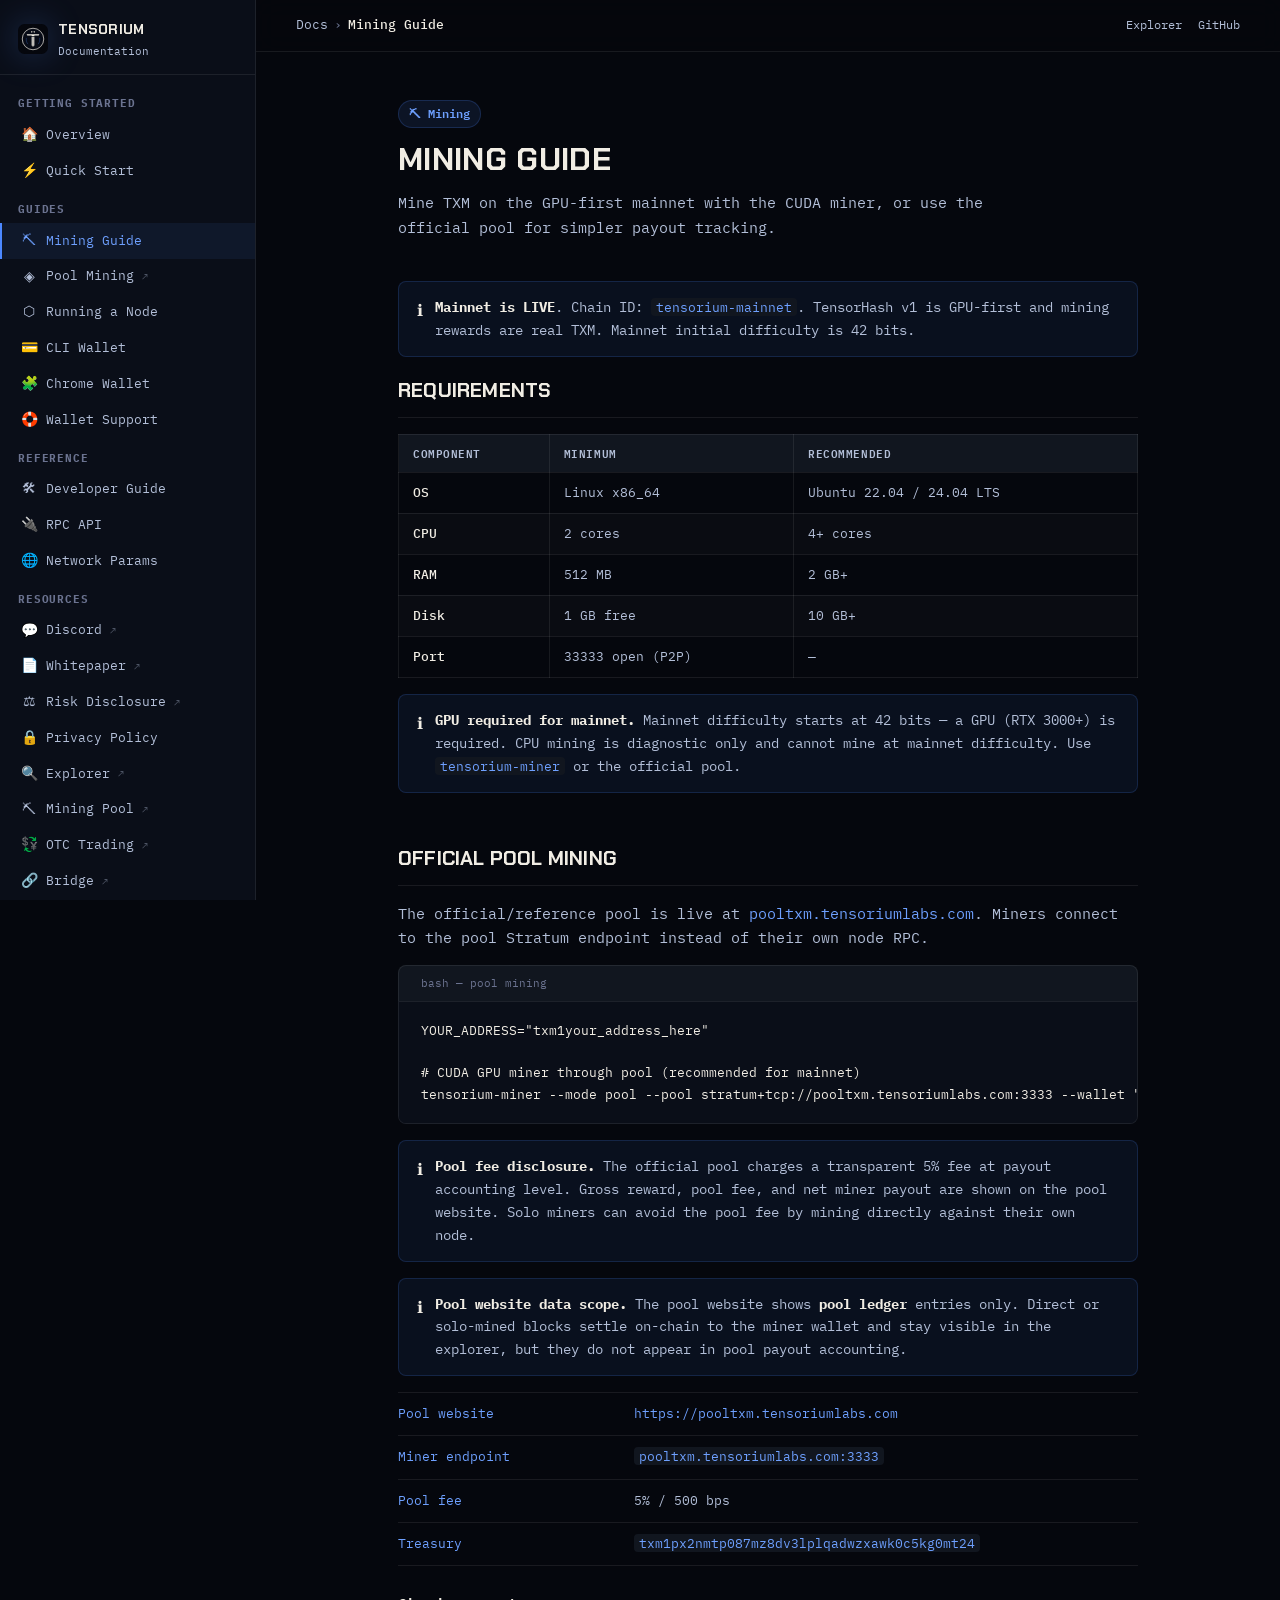
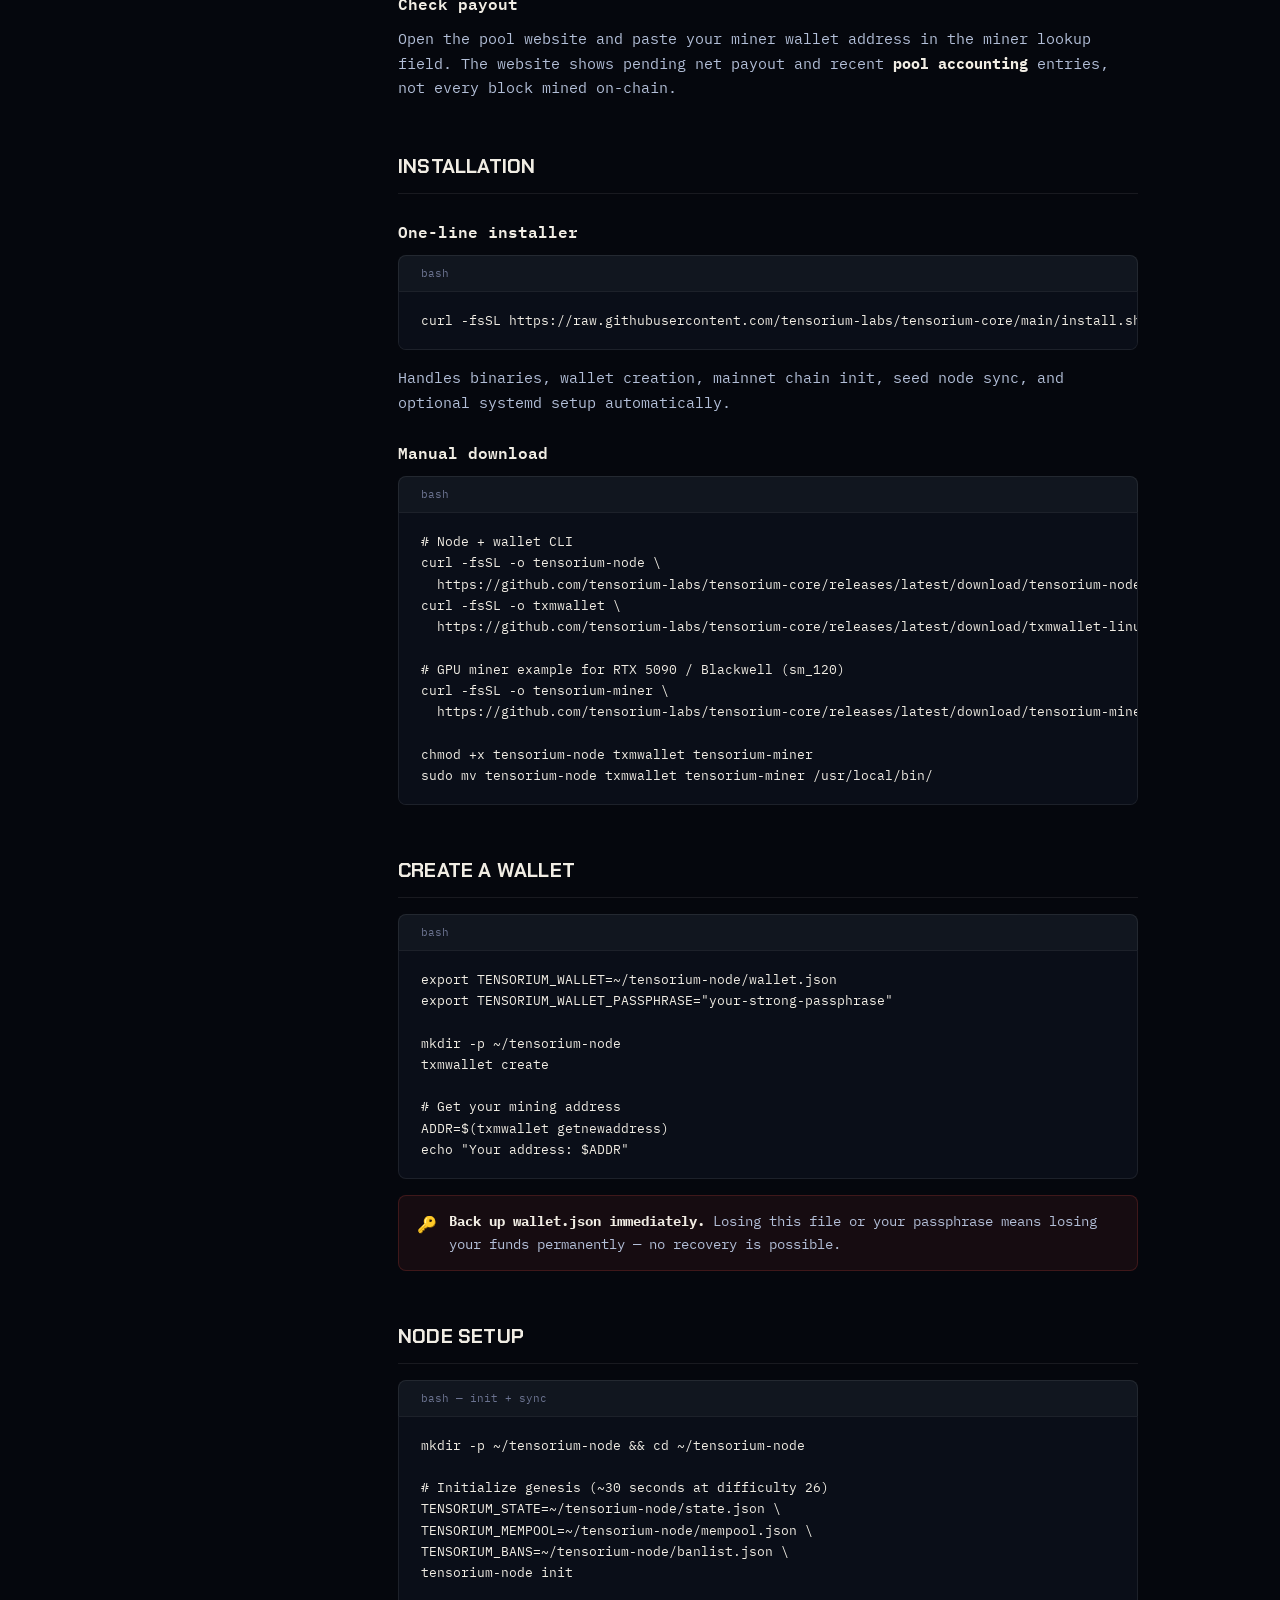
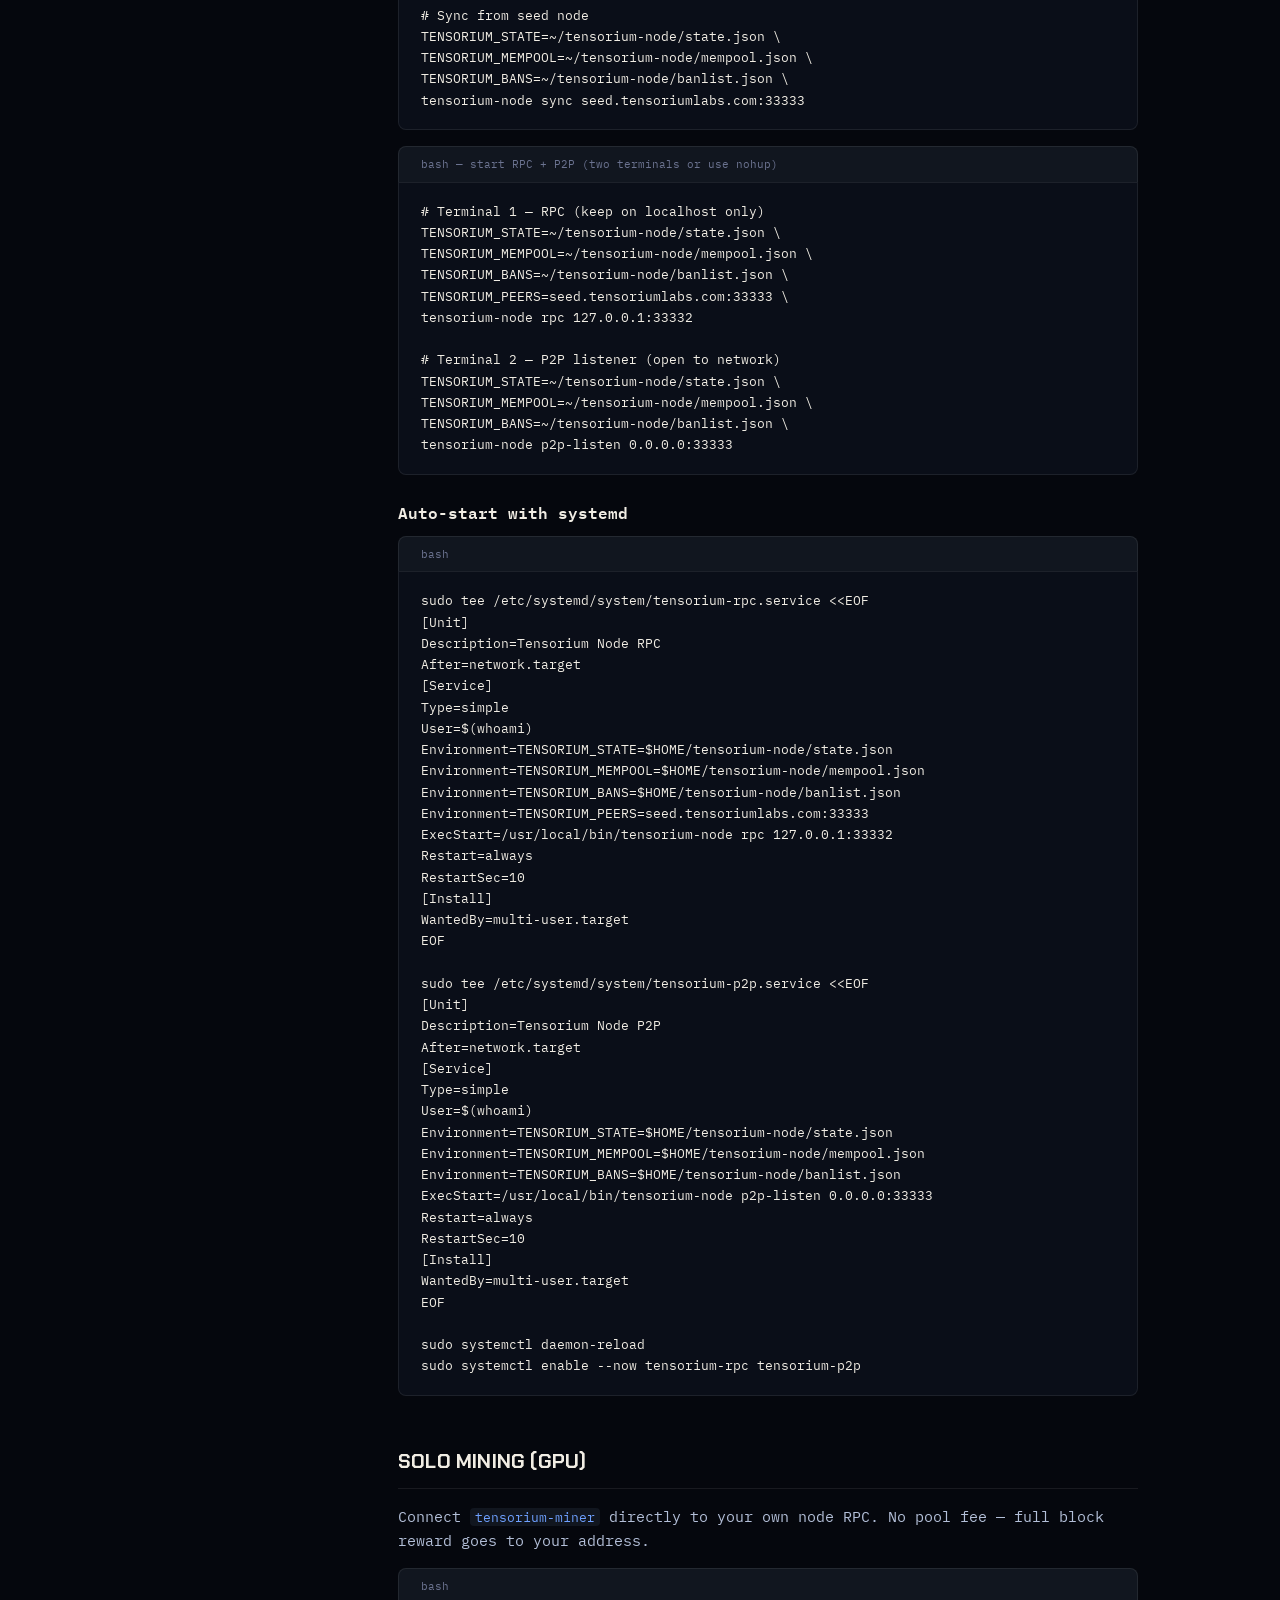
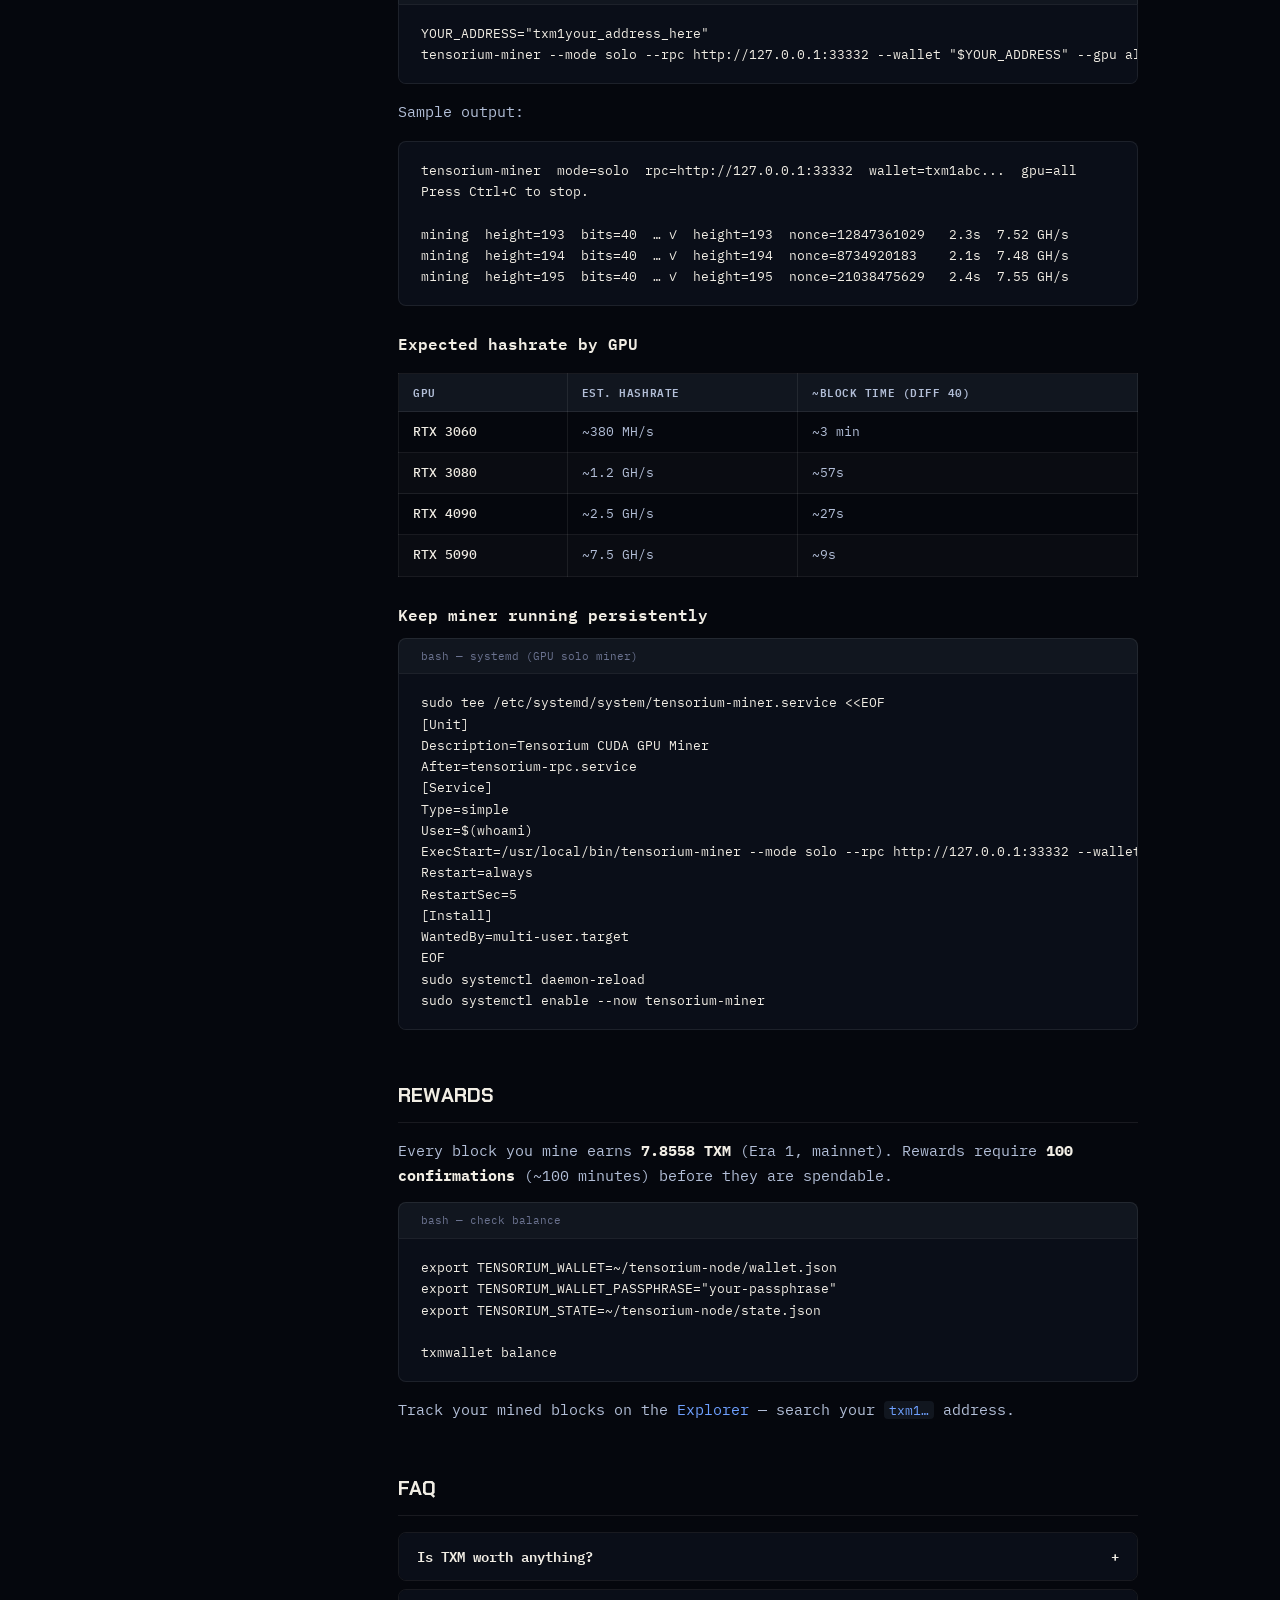
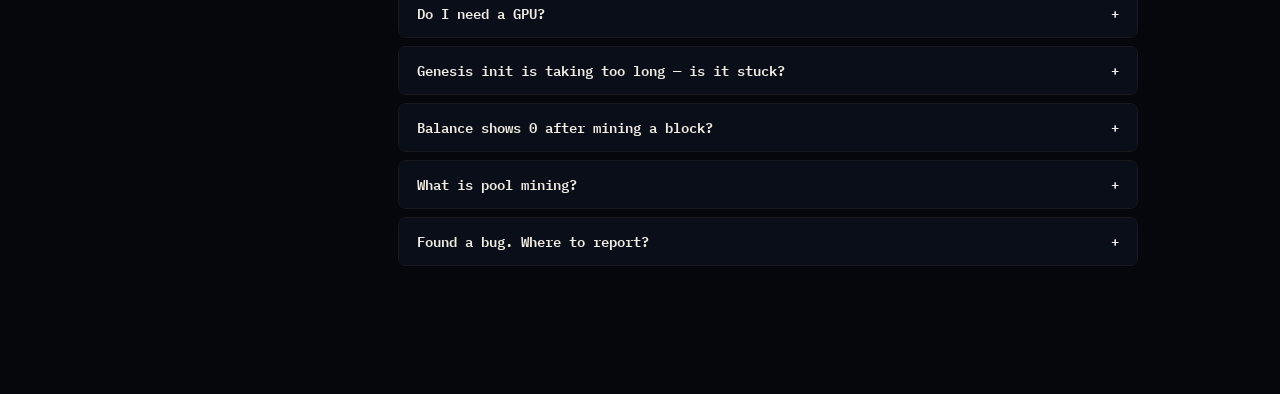
<file: mining.html>
<!DOCTYPE html>
<html lang="en">
<head>
  <meta charset="UTF-8">
  <meta name="viewport" content="width=device-width, initial-scale=1.0">
  <title>Mining Guide — Tensorium Docs</title>
  <link rel="stylesheet" href="/css/style.css">
  <link rel="icon" href="/assets/tensorium-mark.svg" type="image/svg+xml">
</head>
<body>
<div class="layout">
<aside class="sidebar">
  <a href="/" class="sidebar-brand">
    <img class="brand-icon" src="/assets/tensorium-mark.svg" alt="Tensorium">
    <div><div class="brand-name">Tensorium</div><div class="brand-sub">Documentation</div></div>
  </a>
  <nav class="sidebar-nav"></nav>
  <div class="sidebar-footer">Mainnet v1 · TensorHash v1</div>
</aside>
<div class="main">
  <div class="topbar">
    <div class="topbar-breadcrumb">
      <a href="/">Docs</a><span class="sep">›</span><span class="cur">Mining Guide</span>
    </div>
    <div class="topbar-links">
      <a href="https://explorer.tensoriumlabs.com" target="_blank">Explorer</a>
      <a href="https://github.com/tensorium-labs/tensorium-core" target="_blank">GitHub</a>
    </div>
  </div>
  <div class="content">

    <div class="page-header">
      <div class="page-tag">⛏ Mining</div>
      <h1 class="page-title">Mining Guide</h1>
      <p class="page-desc">Mine TXM on the GPU-first mainnet with the CUDA miner, or use the official pool for simpler payout tracking.</p>
    </div>

    <div class="callout callout-info">
      <span class="callout-icon">ℹ</span>
      <div class="callout-body"><strong>Mainnet is LIVE</strong>. Chain ID: <code>tensorium-mainnet</code>. TensorHash v1 is GPU-first and mining rewards are real TXM. Mainnet initial difficulty is 42 bits.</div>
    </div>

    <div class="section" id="requirements">
      <h2>Requirements</h2>
      <div class="table-wrap"><table>
        <thead><tr><th>Component</th><th>Minimum</th><th>Recommended</th></tr></thead>
        <tbody>
          <tr><td>OS</td><td>Linux x86_64</td><td>Ubuntu 22.04 / 24.04 LTS</td></tr>
          <tr><td>CPU</td><td>2 cores</td><td>4+ cores</td></tr>
          <tr><td>RAM</td><td>512 MB</td><td>2 GB+</td></tr>
          <tr><td>Disk</td><td>1 GB free</td><td>10 GB+</td></tr>
          <tr><td>Port</td><td>33333 open (P2P)</td><td>—</td></tr>
        </tbody>
      </table></div>
      <div class="callout callout-info">
        <span class="callout-icon">ℹ</span>
        <div class="callout-body"><strong>GPU required for mainnet.</strong> Mainnet difficulty starts at 42 bits — a GPU (RTX 3000+) is required. CPU mining is diagnostic only and cannot mine at mainnet difficulty. Use <code>tensorium-miner</code> or the official pool.</div>
      </div>
    </div>

    <div class="section" id="pool-mining">
      <h2>Official Pool Mining</h2>
      <p>The official/reference pool is live at <a href="https://pooltxm.tensoriumlabs.com" target="_blank">pooltxm.tensoriumlabs.com</a>. Miners connect to the pool Stratum endpoint instead of their own node RPC.</p>
      <div class="pre-header">bash — pool mining</div>
      <pre>YOUR_ADDRESS="txm1your_address_here"

# CUDA GPU miner through pool (recommended for mainnet)
tensorium-miner --mode pool --pool stratum+tcp://pooltxm.tensoriumlabs.com:3333 --wallet "$YOUR_ADDRESS" --worker "$(hostname)" --gpu all --intensity auto</pre>

      <div class="callout callout-info">
        <span class="callout-icon">ℹ</span>
        <div class="callout-body"><strong>Pool fee disclosure.</strong> The official pool charges a transparent 5% fee at payout accounting level. Gross reward, pool fee, and net miner payout are shown on the pool website. Solo miners can avoid the pool fee by mining directly against their own node.</div>
      </div>

      <div class="callout callout-info">
        <span class="callout-icon">ℹ</span>
        <div class="callout-body"><strong>Pool website data scope.</strong> The pool website shows <strong>pool ledger</strong> entries only. Direct or solo-mined blocks settle on-chain to the miner wallet and stay visible in the explorer, but they do not appear in pool payout accounting.</div>
      </div>

      <div class="param-table">
        <div class="param-row"><span class="param-key">Pool website</span><span class="param-val"><a href="https://pooltxm.tensoriumlabs.com" target="_blank">https://pooltxm.tensoriumlabs.com</a></span></div>
        <div class="param-row"><span class="param-key">Miner endpoint</span><span class="param-val"><code>pooltxm.tensoriumlabs.com:3333</code></span></div>
        <div class="param-row"><span class="param-key">Pool fee</span><span class="param-val">5% / 500 bps</span></div>
        <div class="param-row"><span class="param-key">Treasury</span><span class="param-val"><code>txm1px2nmtp087mz8dv3lplqadwzxawk0c5kg0mt24</code></span></div>
      </div>

      <h3>Check payout</h3>
      <p>Open the pool website and paste your miner wallet address in the miner lookup field. The website shows pending net payout and recent <strong>pool accounting</strong> entries, not every block mined on-chain.</p>
    </div>

    <div class="section" id="install">
      <h2>Installation</h2>
      <h3>One-line installer</h3>
      <div class="pre-header">bash</div>
      <pre>curl -fsSL https://raw.githubusercontent.com/tensorium-labs/tensorium-core/main/install.sh | bash</pre>
      <p>Handles binaries, wallet creation, mainnet chain init, seed node sync, and optional systemd setup automatically.</p>

      <h3>Manual download</h3>
      <div class="pre-header">bash</div>
      <pre># Node + wallet CLI
curl -fsSL -o tensorium-node \
  https://github.com/tensorium-labs/tensorium-core/releases/latest/download/tensorium-node-linux-x86_64
curl -fsSL -o txmwallet \
  https://github.com/tensorium-labs/tensorium-core/releases/latest/download/txmwallet-linux-x86_64

# GPU miner example for RTX 5090 / Blackwell (sm_120)
curl -fsSL -o tensorium-miner \
  https://github.com/tensorium-labs/tensorium-core/releases/latest/download/tensorium-miner-linux-x86_64-sm120

chmod +x tensorium-node txmwallet tensorium-miner
sudo mv tensorium-node txmwallet tensorium-miner /usr/local/bin/</pre>
    </div>

    <div class="section" id="wallet">
      <h2>Create a Wallet</h2>
      <div class="pre-header">bash</div>
      <pre>export TENSORIUM_WALLET=~/tensorium-node/wallet.json
export TENSORIUM_WALLET_PASSPHRASE="your-strong-passphrase"

mkdir -p ~/tensorium-node
txmwallet create

# Get your mining address
ADDR=$(txmwallet getnewaddress)
echo "Your address: $ADDR"</pre>
      <div class="callout callout-danger">
        <span class="callout-icon">🔑</span>
        <div class="callout-body"><strong>Back up wallet.json immediately.</strong> Losing this file or your passphrase means losing your funds permanently — no recovery is possible.</div>
      </div>
    </div>

    <div class="section" id="node-setup">
      <h2>Node Setup</h2>
      <div class="pre-header">bash — init + sync</div>
      <pre>mkdir -p ~/tensorium-node && cd ~/tensorium-node

# Initialize genesis (~30 seconds at difficulty 26)
TENSORIUM_STATE=~/tensorium-node/state.json \
TENSORIUM_MEMPOOL=~/tensorium-node/mempool.json \
TENSORIUM_BANS=~/tensorium-node/banlist.json \
tensorium-node init

# Sync from seed node
TENSORIUM_STATE=~/tensorium-node/state.json \
TENSORIUM_MEMPOOL=~/tensorium-node/mempool.json \
TENSORIUM_BANS=~/tensorium-node/banlist.json \
tensorium-node sync seed.tensoriumlabs.com:33333</pre>

      <div class="pre-header">bash — start RPC + P2P (two terminals or use nohup)</div>
      <pre># Terminal 1 — RPC (keep on localhost only)
TENSORIUM_STATE=~/tensorium-node/state.json \
TENSORIUM_MEMPOOL=~/tensorium-node/mempool.json \
TENSORIUM_BANS=~/tensorium-node/banlist.json \
TENSORIUM_PEERS=seed.tensoriumlabs.com:33333 \
tensorium-node rpc 127.0.0.1:33332

# Terminal 2 — P2P listener (open to network)
TENSORIUM_STATE=~/tensorium-node/state.json \
TENSORIUM_MEMPOOL=~/tensorium-node/mempool.json \
TENSORIUM_BANS=~/tensorium-node/banlist.json \
tensorium-node p2p-listen 0.0.0.0:33333</pre>

      <h3>Auto-start with systemd</h3>
      <div class="pre-header">bash</div>
      <pre>sudo tee /etc/systemd/system/tensorium-rpc.service &lt;&lt;EOF
[Unit]
Description=Tensorium Node RPC
After=network.target
[Service]
Type=simple
User=$(whoami)
Environment=TENSORIUM_STATE=$HOME/tensorium-node/state.json
Environment=TENSORIUM_MEMPOOL=$HOME/tensorium-node/mempool.json
Environment=TENSORIUM_BANS=$HOME/tensorium-node/banlist.json
Environment=TENSORIUM_PEERS=seed.tensoriumlabs.com:33333
ExecStart=/usr/local/bin/tensorium-node rpc 127.0.0.1:33332
Restart=always
RestartSec=10
[Install]
WantedBy=multi-user.target
EOF

sudo tee /etc/systemd/system/tensorium-p2p.service &lt;&lt;EOF
[Unit]
Description=Tensorium Node P2P
After=network.target
[Service]
Type=simple
User=$(whoami)
Environment=TENSORIUM_STATE=$HOME/tensorium-node/state.json
Environment=TENSORIUM_MEMPOOL=$HOME/tensorium-node/mempool.json
Environment=TENSORIUM_BANS=$HOME/tensorium-node/banlist.json
ExecStart=/usr/local/bin/tensorium-node p2p-listen 0.0.0.0:33333
Restart=always
RestartSec=10
[Install]
WantedBy=multi-user.target
EOF

sudo systemctl daemon-reload
sudo systemctl enable --now tensorium-rpc tensorium-p2p</pre>
    </div>

    <div class="section" id="start-mining">
      <h2>Solo Mining (GPU)</h2>
      <p>Connect <code>tensorium-miner</code> directly to your own node RPC. No pool fee — full block reward goes to your address.</p>
      <div class="pre-header">bash</div>
      <pre>YOUR_ADDRESS="txm1your_address_here"
tensorium-miner --mode solo --rpc http://127.0.0.1:33332 --wallet "$YOUR_ADDRESS" --gpu all --intensity auto</pre>

      <p>Sample output:</p>
      <pre>tensorium-miner  mode=solo  rpc=http://127.0.0.1:33332  wallet=txm1abc...  gpu=all
Press Ctrl+C to stop.

mining  height=193  bits=40  … ✓  height=193  nonce=12847361029   2.3s  7.52 GH/s
mining  height=194  bits=40  … ✓  height=194  nonce=8734920183    2.1s  7.48 GH/s
mining  height=195  bits=40  … ✓  height=195  nonce=21038475629   2.4s  7.55 GH/s</pre>

      <h3>Expected hashrate by GPU</h3>
      <div class="table-wrap"><table>
        <thead><tr><th>GPU</th><th>Est. Hashrate</th><th>~Block Time (diff 40)</th></tr></thead>
        <tbody>
          <tr><td>RTX 3060</td><td>~380 MH/s</td><td>~3 min</td></tr>
          <tr><td>RTX 3080</td><td>~1.2 GH/s</td><td>~57s</td></tr>
          <tr><td>RTX 4090</td><td>~2.5 GH/s</td><td>~27s</td></tr>
          <tr><td>RTX 5090</td><td>~7.5 GH/s</td><td>~9s</td></tr>
        </tbody>
      </table></div>

      <h3>Keep miner running persistently</h3>
      <div class="pre-header">bash — systemd (GPU solo miner)</div>
      <pre>sudo tee /etc/systemd/system/tensorium-miner.service &lt;&lt;EOF
[Unit]
Description=Tensorium CUDA GPU Miner
After=tensorium-rpc.service
[Service]
Type=simple
User=$(whoami)
ExecStart=/usr/local/bin/tensorium-miner --mode solo --rpc http://127.0.0.1:33332 --wallet YOUR_TXM_ADDRESS --gpu all --intensity auto
Restart=always
RestartSec=5
[Install]
WantedBy=multi-user.target
EOF
sudo systemctl daemon-reload
sudo systemctl enable --now tensorium-miner</pre>
    </div>

    <div class="section" id="rewards">
      <h2>Rewards</h2>
      <p>Every block you mine earns <strong>7.8558 TXM</strong> (Era 1, mainnet). Rewards require <strong>100 confirmations</strong> (~100 minutes) before they are spendable.</p>
      <div class="pre-header">bash — check balance</div>
      <pre>export TENSORIUM_WALLET=~/tensorium-node/wallet.json
export TENSORIUM_WALLET_PASSPHRASE="your-passphrase"
export TENSORIUM_STATE=~/tensorium-node/state.json

txmwallet balance</pre>
      <p>Track your mined blocks on the <a href="https://explorer.tensoriumlabs.com" target="_blank">Explorer</a> — search your <code>txm1…</code> address.</p>
    </div>

    <div class="section" id="faq-section">
      <h2>FAQ</h2>
      <div class="faq">
        <div class="faq-item">
          <div class="faq-q">Is TXM worth anything?<span class="faq-icon" style="margin-left:auto">+</span></div>
          <div class="faq-a">Mainnet is live since 2026-06-02. Mainnet TXM has real value — it can be bridged to Optimism as wTXM and traded. Always conduct your own research. The whitepaper and risk disclosure are at <a href="https://whitepaper.tensoriumlabs.com" target="_blank">whitepaper.tensoriumlabs.com</a>.</div>
        </div>
        <div class="faq-item">
          <div class="faq-q">Do I need a GPU?<span class="faq-icon" style="margin-left:auto">+</span></div>
          <div class="faq-a">Yes. Mainnet difficulty starts at 42 bits — a GPU (RTX 3000+) is required. Use <code>tensorium-miner</code> for solo mining or connect to the pool at <code>pooltxm.tensoriumlabs.com:3333</code>.</div>
        </div>
        <div class="faq-item">
          <div class="faq-q">Genesis init is taking too long — is it stuck?<span class="faq-icon" style="margin-left:auto">+</span></div>
          <div class="faq-a">The mainnet genesis is hardcoded in the binary. Running <code>tensorium-node init</code> should be near-instant — it loads the genesis block from binary constants. If it hangs, update to the latest mainnet v1 release.</div>
        </div>
        <div class="faq-item">
          <div class="faq-q">Balance shows 0 after mining a block?<span class="faq-icon" style="margin-left:auto">+</span></div>
          <div class="faq-a">Coinbase rewards require 100 block confirmations before they are spendable. Wait for ~100 more blocks, then check again.</div>
        </div>
        <div class="faq-item">
          <div class="faq-q">What is pool mining?<span class="faq-icon" style="margin-left:auto">+</span></div>
          <div class="faq-a">Pool mining connects <code>tensorium-miner</code> to <code>pooltxm.tensoriumlabs.com:3333</code> instead of your own node. The pool charges 5% fee on block rewards and handles payout accounting. The pool website shows pool ledger entries only. Solo mining (connect directly to your own node RPC:33332) is fee-free and settles directly on-chain to your wallet. See <a href="https://pooltxm.tensoriumlabs.com" target="_blank">pooltxm.tensoriumlabs.com</a>.</div>
        </div>
        <div class="faq-item">
          <div class="faq-q">Found a bug. Where to report?<span class="faq-icon" style="margin-left:auto">+</span></div>
          <div class="faq-a">Open an issue on <a href="https://github.com/tensorium-labs/tensorium-core/issues" target="_blank">GitHub</a>. Include OS, binary version, and steps to reproduce.</div>
        </div>
      </div>
    </div>

  </div>
</div>
</div>
<script src="/js/nav.js"></script>
<script>buildSidebar('mining.html');</script>
</body>
</html>
</file>
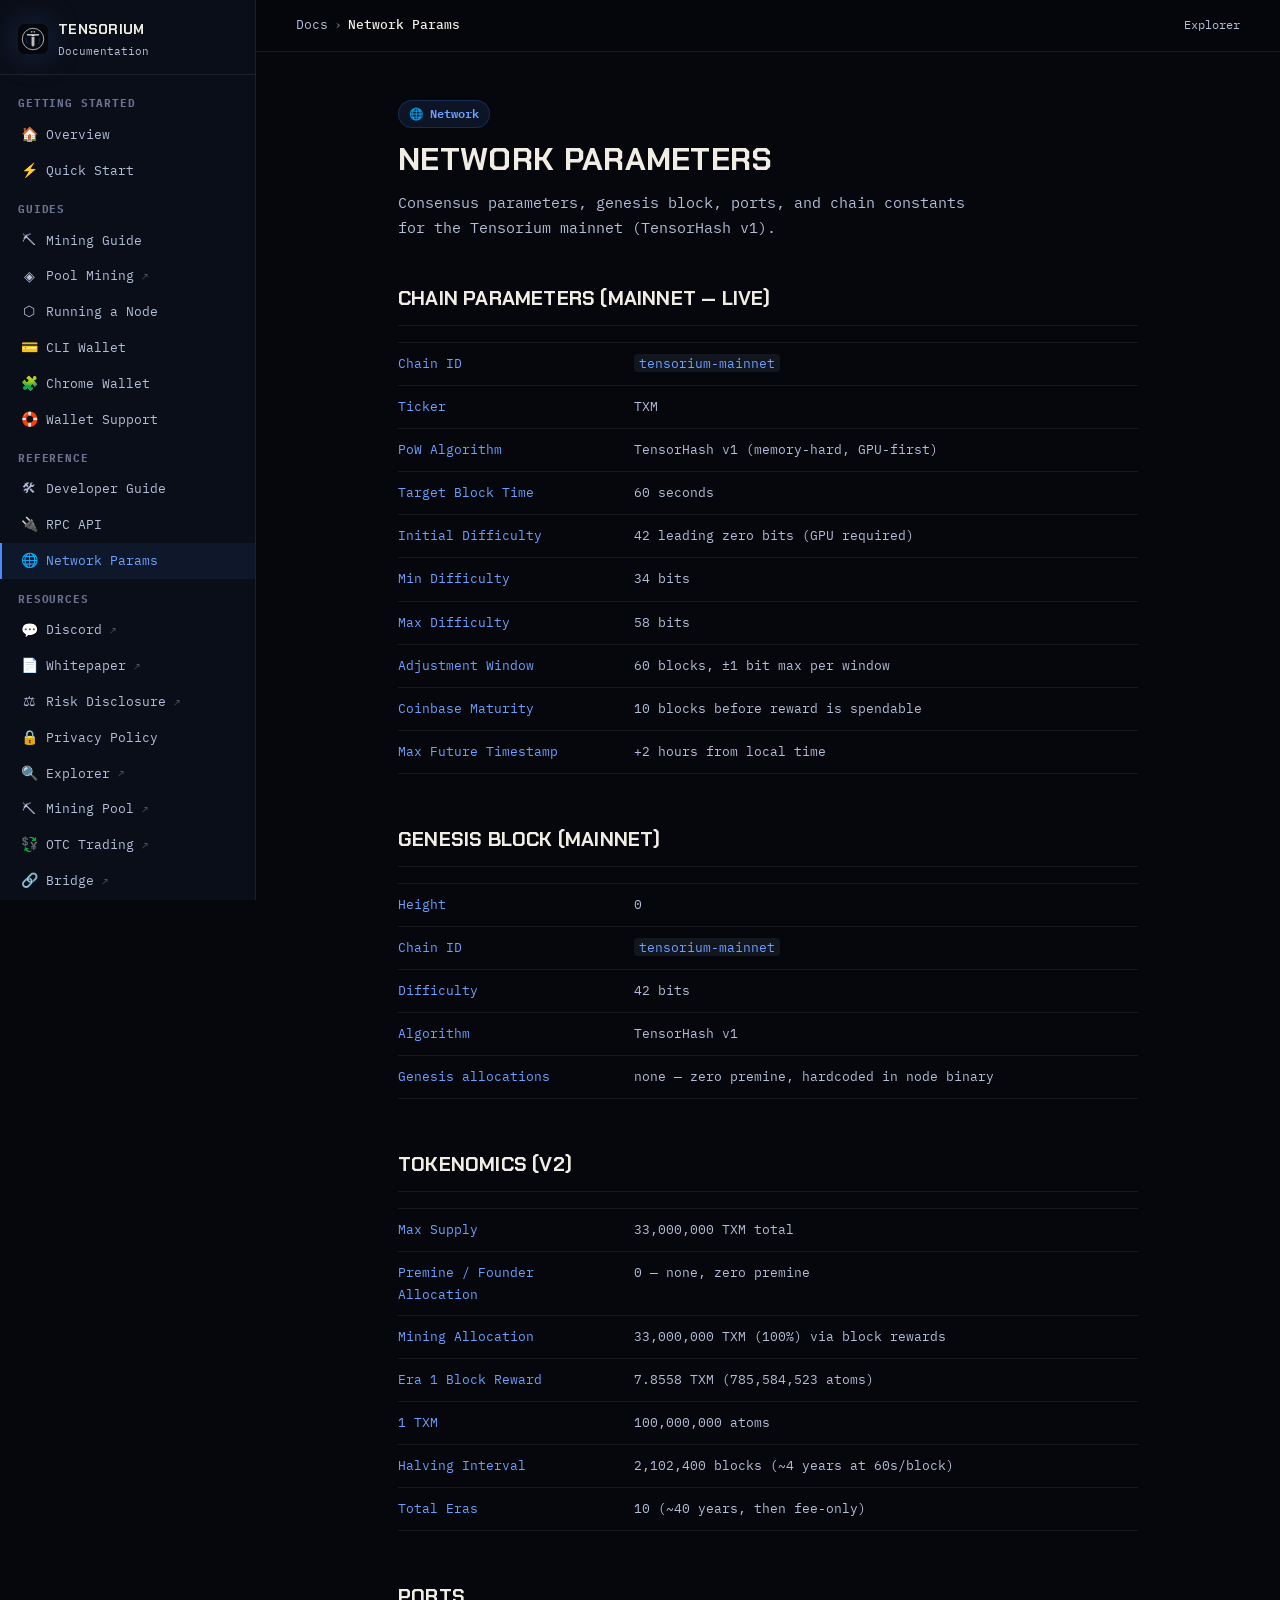
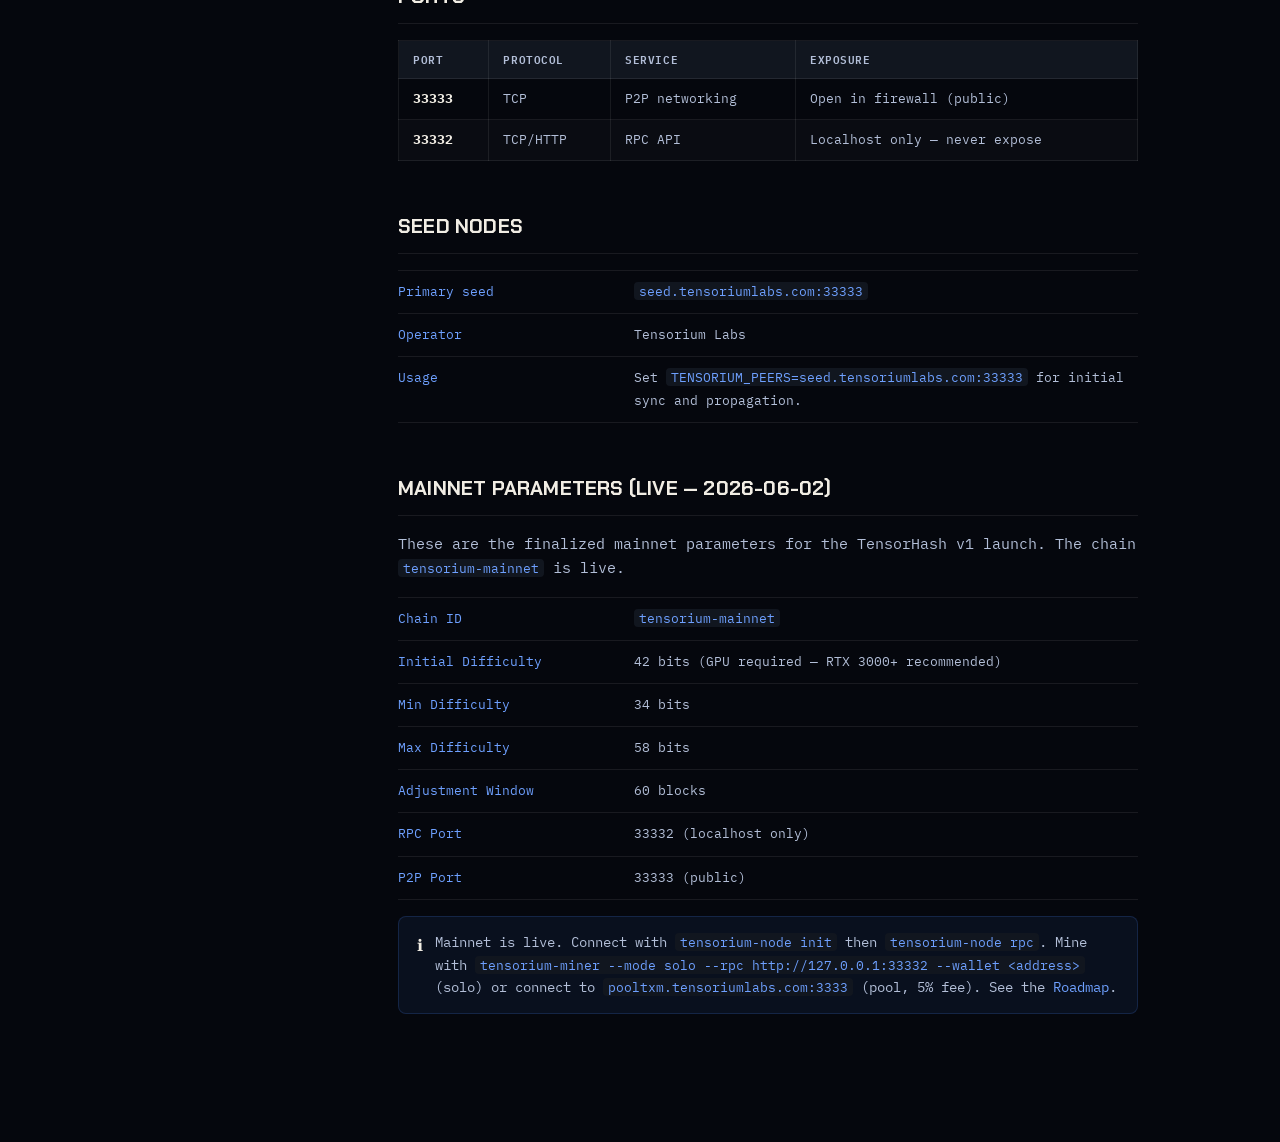
<file: network.html>
<!DOCTYPE html>
<html lang="en">
<head>
  <meta charset="UTF-8"><meta name="viewport" content="width=device-width, initial-scale=1.0">
  <title>Network Parameters — Tensorium Docs</title>
  <link rel="stylesheet" href="/css/style.css">
  <link rel="icon" href="/assets/tensorium-mark.svg" type="image/svg+xml">
</head>
<body>
<div class="layout">
<aside class="sidebar">
  <a href="/" class="sidebar-brand"><img class="brand-icon" src="/assets/tensorium-mark.svg" alt="Tensorium"><div><div class="brand-name">Tensorium</div><div class="brand-sub">Documentation</div></div></a>
  <nav class="sidebar-nav"></nav>
  <div class="sidebar-footer">Mainnet v1 · TensorHash v1</div>
</aside>
<div class="main">
  <div class="topbar">
    <div class="topbar-breadcrumb"><a href="/">Docs</a><span class="sep">›</span><span class="cur">Network Params</span></div>
    <div class="topbar-links"><a href="https://explorer.tensoriumlabs.com" target="_blank">Explorer</a></div>
  </div>
  <div class="content">

    <div class="page-header">
      <div class="page-tag">🌐 Network</div>
      <h1 class="page-title">Network Parameters</h1>
      <p class="page-desc">Consensus parameters, genesis block, ports, and chain constants for the Tensorium mainnet (TensorHash v1).</p>
    </div>

    <div class="section" id="chain">
      <h2>Chain Parameters (Mainnet — LIVE)</h2>
      <div class="param-table">
        <div class="param-row"><span class="param-key">Chain ID</span><span class="param-val"><code>tensorium-mainnet</code></span></div>
        <div class="param-row"><span class="param-key">Ticker</span><span class="param-val">TXM</span></div>
        <div class="param-row"><span class="param-key">PoW Algorithm</span><span class="param-val">TensorHash v1 (memory-hard, GPU-first)</span></div>
        <div class="param-row"><span class="param-key">Target Block Time</span><span class="param-val">60 seconds</span></div>
        <div class="param-row"><span class="param-key">Initial Difficulty</span><span class="param-val">42 leading zero bits (GPU required)</span></div>
        <div class="param-row"><span class="param-key">Min Difficulty</span><span class="param-val">34 bits</span></div>
        <div class="param-row"><span class="param-key">Max Difficulty</span><span class="param-val">58 bits</span></div>
        <div class="param-row"><span class="param-key">Adjustment Window</span><span class="param-val">60 blocks, ±1 bit max per window</span></div>
        <div class="param-row"><span class="param-key">Coinbase Maturity</span><span class="param-val">10 blocks before reward is spendable</span></div>
        <div class="param-row"><span class="param-key">Max Future Timestamp</span><span class="param-val">+2 hours from local time</span></div>
      </div>
    </div>

    <div class="section" id="genesis">
      <h2>Genesis Block (Mainnet)</h2>
      <div class="param-table">
        <div class="param-row"><span class="param-key">Height</span><span class="param-val">0</span></div>
        <div class="param-row"><span class="param-key">Chain ID</span><span class="param-val"><code>tensorium-mainnet</code></span></div>
        <div class="param-row"><span class="param-key">Difficulty</span><span class="param-val">42 bits</span></div>
        <div class="param-row"><span class="param-key">Algorithm</span><span class="param-val">TensorHash v1</span></div>
        <div class="param-row"><span class="param-key">Genesis allocations</span><span class="param-val">none — zero premine, hardcoded in node binary</span></div>
      </div>
    </div>

    <div class="section" id="tokenomics">
      <h2>Tokenomics (v2)</h2>
      <div class="param-table">
        <div class="param-row"><span class="param-key">Max Supply</span><span class="param-val">33,000,000 TXM total</span></div>
        <div class="param-row"><span class="param-key">Premine / Founder Allocation</span><span class="param-val">0 — none, zero premine</span></div>
        <div class="param-row"><span class="param-key">Mining Allocation</span><span class="param-val">33,000,000 TXM (100%) via block rewards</span></div>
        <div class="param-row"><span class="param-key">Era 1 Block Reward</span><span class="param-val">7.8558 TXM (785,584,523 atoms)</span></div>
        <div class="param-row"><span class="param-key">1 TXM</span><span class="param-val">100,000,000 atoms</span></div>
        <div class="param-row"><span class="param-key">Halving Interval</span><span class="param-val">2,102,400 blocks (~4 years at 60s/block)</span></div>
        <div class="param-row"><span class="param-key">Total Eras</span><span class="param-val">10 (~40 years, then fee-only)</span></div>
      </div>
    </div>

    <div class="section" id="ports">
      <h2>Ports</h2>
      <div class="table-wrap"><table>
        <thead><tr><th>Port</th><th>Protocol</th><th>Service</th><th>Exposure</th></tr></thead>
        <tbody>
          <tr><td><strong>33333</strong></td><td>TCP</td><td>P2P networking</td><td>Open in firewall (public)</td></tr>
          <tr><td><strong>33332</strong></td><td>TCP/HTTP</td><td>RPC API</td><td>Localhost only — never expose</td></tr>
        </tbody>
      </table></div>
    </div>

    <div class="section" id="seed">
      <h2>Seed Nodes</h2>
      <div class="param-table">
        <div class="param-row"><span class="param-key">Primary seed</span><span class="param-val"><code>seed.tensoriumlabs.com:33333</code></span></div>
        <div class="param-row"><span class="param-key">Operator</span><span class="param-val">Tensorium Labs</span></div>
        <div class="param-row"><span class="param-key">Usage</span><span class="param-val">Set <code>TENSORIUM_PEERS=seed.tensoriumlabs.com:33333</code> for initial sync and propagation.</span></div>
      </div>
    </div>

    <div class="section" id="mainnet">
      <h2>Mainnet Parameters (LIVE — 2026-06-02)</h2>
      <p>These are the finalized mainnet parameters for the TensorHash v1 launch. The chain <code>tensorium-mainnet</code> is live.</p>
      <div class="param-table">
        <div class="param-row"><span class="param-key">Chain ID</span><span class="param-val"><code>tensorium-mainnet</code></span></div>
        <div class="param-row"><span class="param-key">Initial Difficulty</span><span class="param-val">42 bits (GPU required — RTX 3000+ recommended)</span></div>
        <div class="param-row"><span class="param-key">Min Difficulty</span><span class="param-val">34 bits</span></div>
        <div class="param-row"><span class="param-key">Max Difficulty</span><span class="param-val">58 bits</span></div>
        <div class="param-row"><span class="param-key">Adjustment Window</span><span class="param-val">60 blocks</span></div>
        <div class="param-row"><span class="param-key">RPC Port</span><span class="param-val">33332 (localhost only)</span></div>
        <div class="param-row"><span class="param-key">P2P Port</span><span class="param-val">33333 (public)</span></div>
      </div>
      <div class="callout callout-info">
        <span class="callout-icon">ℹ</span>
        <div class="callout-body">Mainnet is live. Connect with <code>tensorium-node init</code> then <code>tensorium-node rpc</code>. Mine with <code>tensorium-miner --mode solo --rpc http://127.0.0.1:33332 --wallet &lt;address&gt;</code> (solo) or connect to <code>pooltxm.tensoriumlabs.com:3333</code> (pool, 5% fee). See the <a href="https://whitepaper.tensoriumlabs.com/#roadmap" target="_blank">Roadmap</a>.</div>
      </div>
    </div>

  </div>
</div>
</div>
<script src="/js/nav.js"></script>
<script>buildSidebar('network.html');</script>
</body>
</html>
</file>
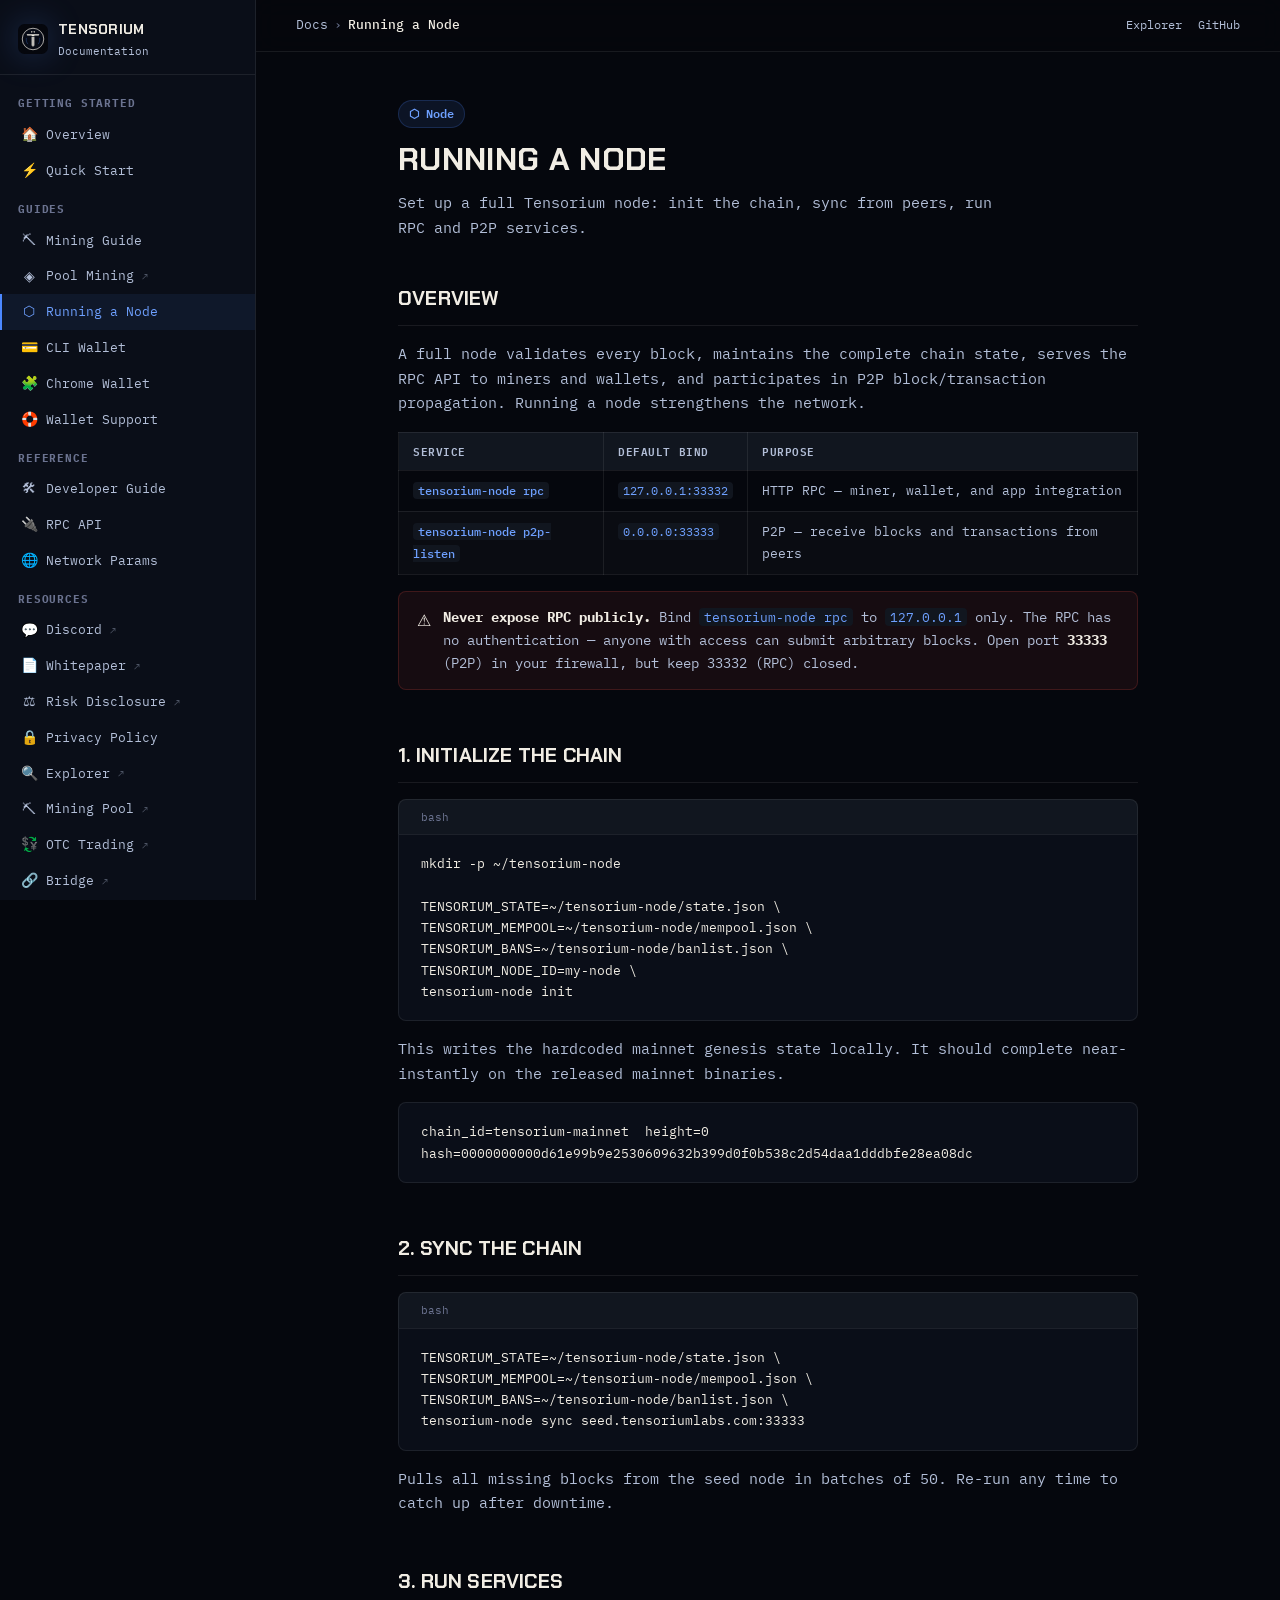
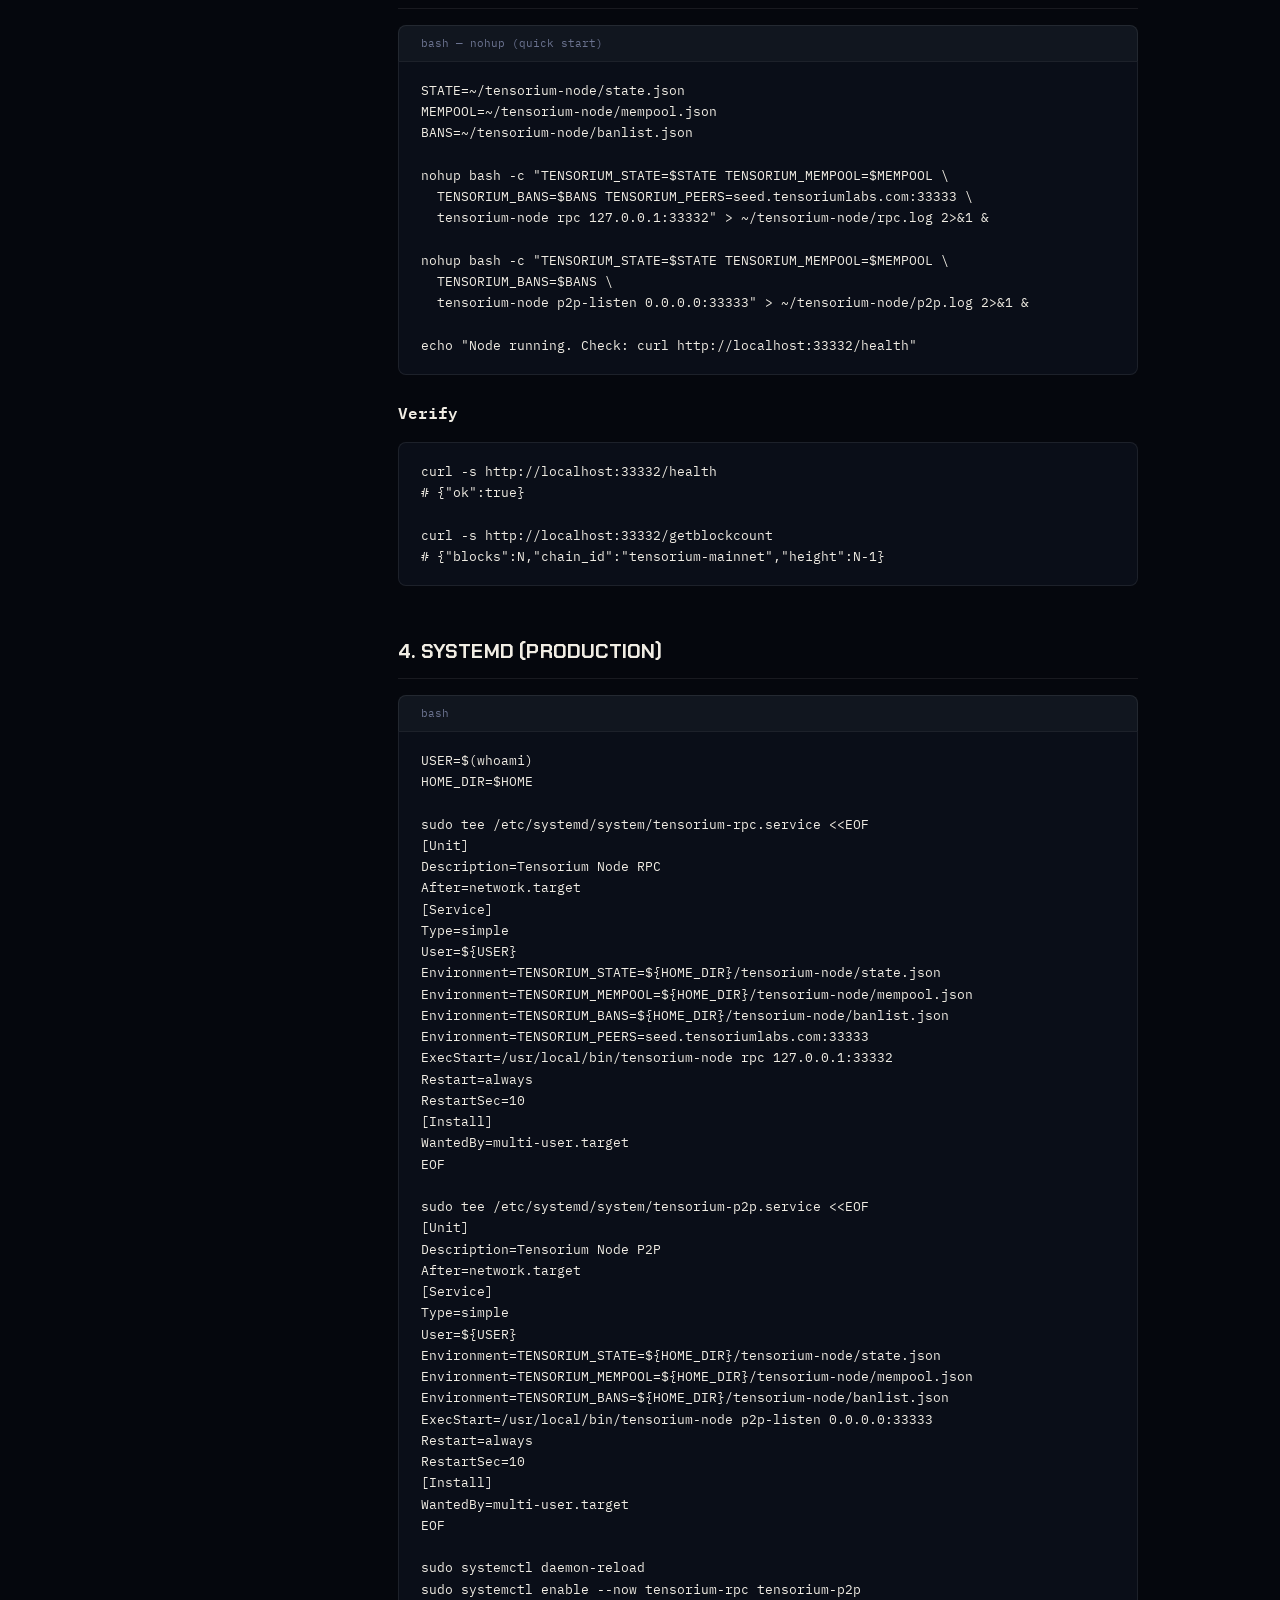
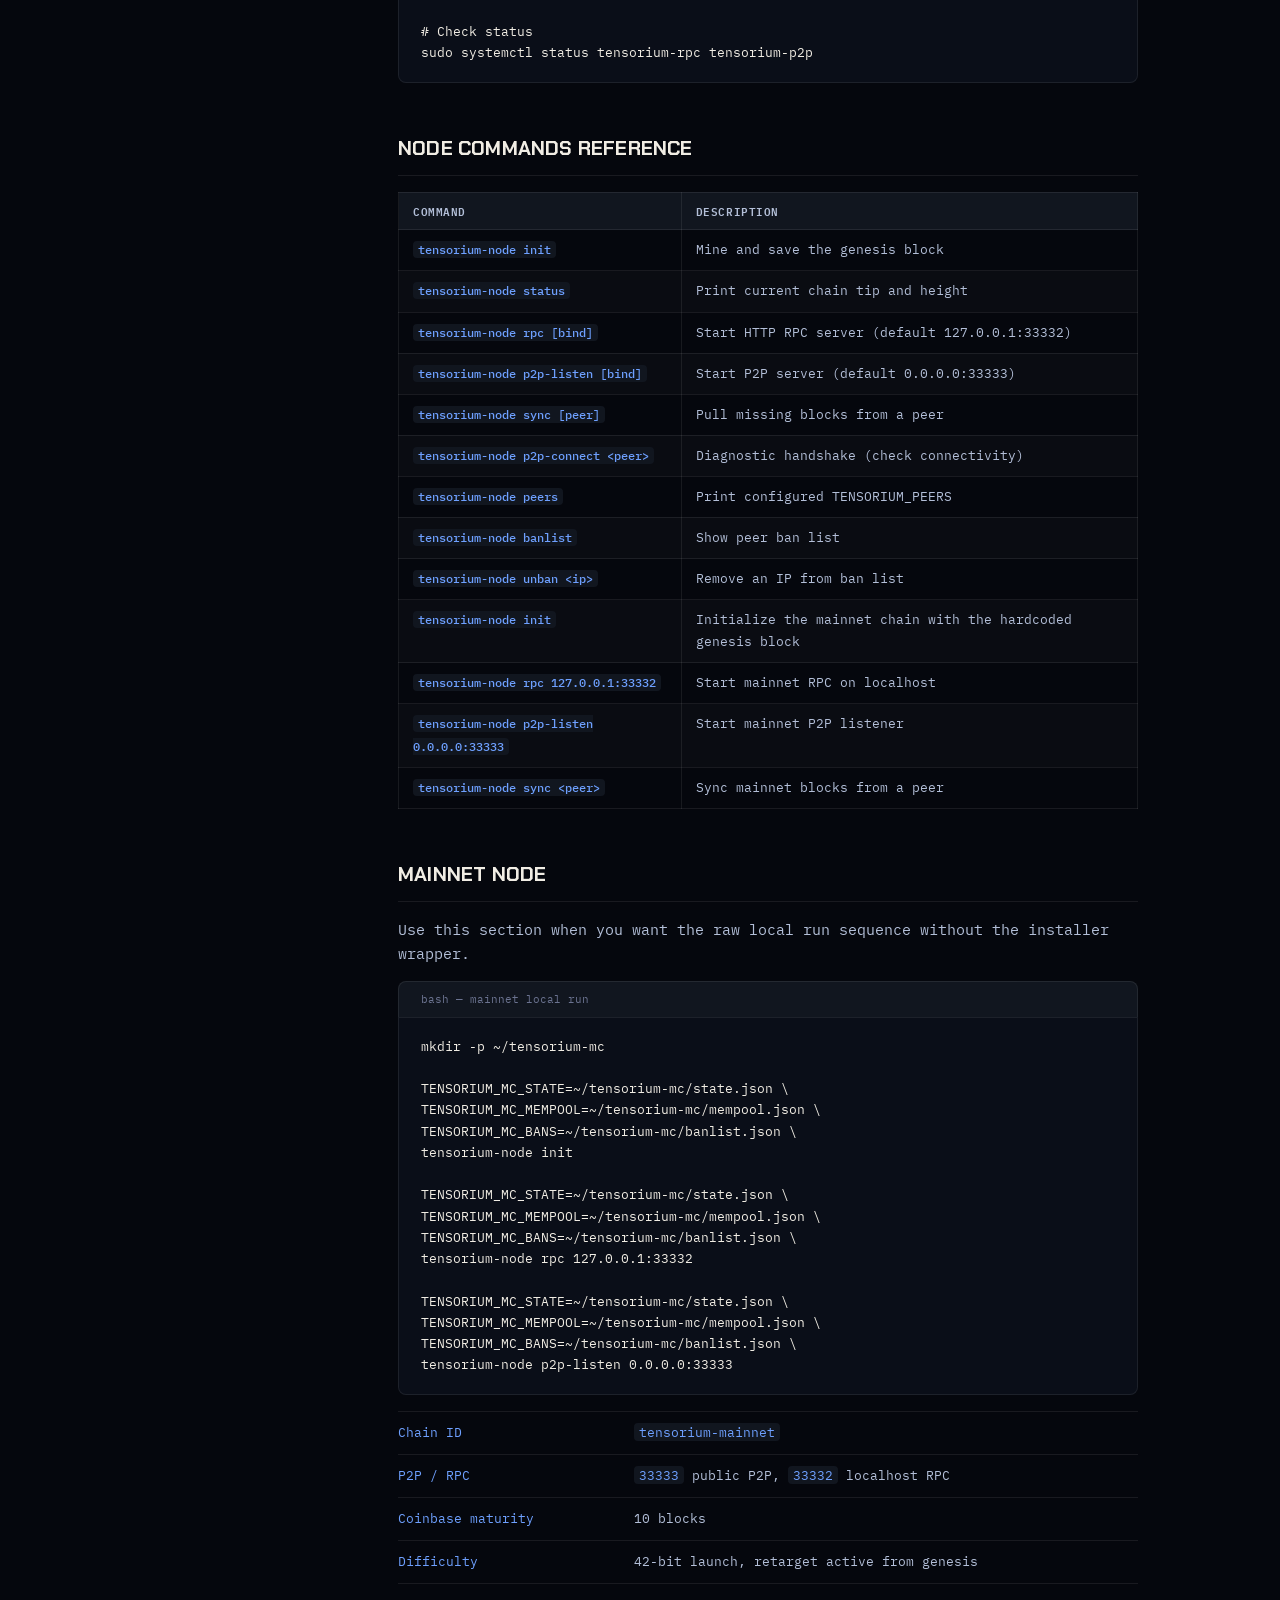
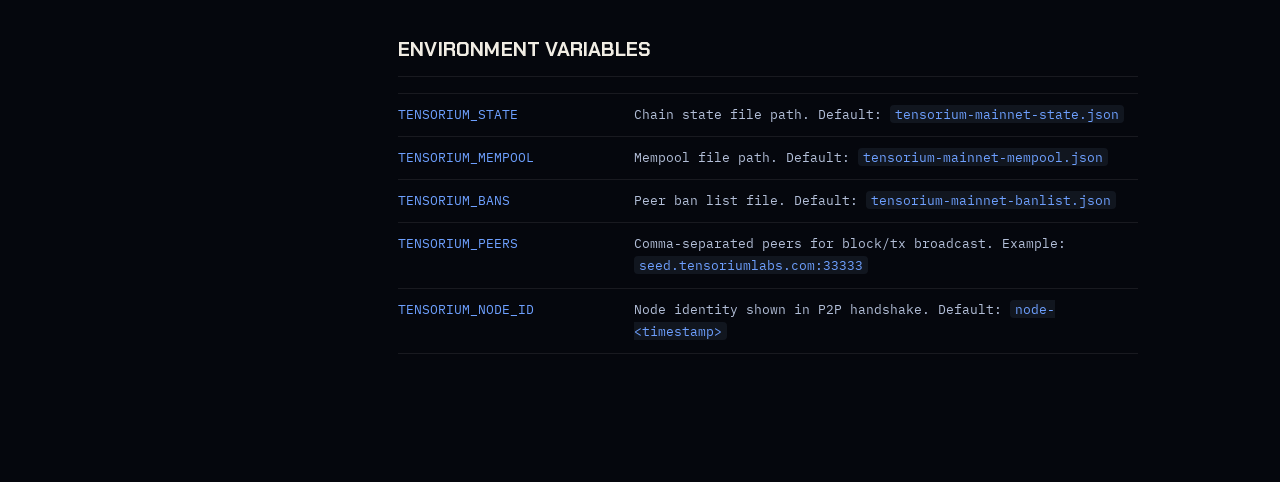
<file: node.html>
<!DOCTYPE html>
<html lang="en">
<head>
  <meta charset="UTF-8"><meta name="viewport" content="width=device-width, initial-scale=1.0">
  <title>Running a Node — Tensorium Docs</title>
  <link rel="stylesheet" href="/css/style.css">
  <link rel="icon" href="/assets/tensorium-mark.svg" type="image/svg+xml">
</head>
<body>
<div class="layout">
<aside class="sidebar">
  <a href="/" class="sidebar-brand"><img class="brand-icon" src="/assets/tensorium-mark.svg" alt="Tensorium"><div><div class="brand-name">Tensorium</div><div class="brand-sub">Documentation</div></div></a>
  <nav class="sidebar-nav"></nav>
  <div class="sidebar-footer">Mainnet v1 · TensorHash v1</div>
</aside>
<div class="main">
  <div class="topbar">
    <div class="topbar-breadcrumb"><a href="/">Docs</a><span class="sep">›</span><span class="cur">Running a Node</span></div>
    <div class="topbar-links"><a href="https://explorer.tensoriumlabs.com" target="_blank">Explorer</a><a href="https://github.com/tensorium-labs/tensorium-core" target="_blank">GitHub</a></div>
  </div>
  <div class="content">

    <div class="page-header">
      <div class="page-tag">⬡ Node</div>
      <h1 class="page-title">Running a Node</h1>
      <p class="page-desc">Set up a full Tensorium node: init the chain, sync from peers, run RPC and P2P services.</p>
    </div>

    <div class="section" id="overview">
      <h2>Overview</h2>
      <p>A full node validates every block, maintains the complete chain state, serves the RPC API to miners and wallets, and participates in P2P block/transaction propagation. Running a node strengthens the network.</p>
      <div class="table-wrap"><table>
        <thead><tr><th>Service</th><th>Default Bind</th><th>Purpose</th></tr></thead>
        <tbody>
          <tr><td><code>tensorium-node rpc</code></td><td><code>127.0.0.1:33332</code></td><td>HTTP RPC — miner, wallet, and app integration</td></tr>
          <tr><td><code>tensorium-node p2p-listen</code></td><td><code>0.0.0.0:33333</code></td><td>P2P — receive blocks and transactions from peers</td></tr>
        </tbody>
      </table></div>
      <div class="callout callout-danger">
        <span class="callout-icon">⚠</span>
        <div class="callout-body"><strong>Never expose RPC publicly.</strong> Bind <code>tensorium-node rpc</code> to <code>127.0.0.1</code> only. The RPC has no authentication — anyone with access can submit arbitrary blocks. Open port <strong>33333</strong> (P2P) in your firewall, but keep 33332 (RPC) closed.</div>
      </div>
    </div>

    <div class="section" id="init">
      <h2>1. Initialize the Chain</h2>
      <div class="pre-header">bash</div>
      <pre>mkdir -p ~/tensorium-node

TENSORIUM_STATE=~/tensorium-node/state.json \
TENSORIUM_MEMPOOL=~/tensorium-node/mempool.json \
TENSORIUM_BANS=~/tensorium-node/banlist.json \
TENSORIUM_NODE_ID=my-node \
tensorium-node init</pre>
      <p>This writes the hardcoded mainnet genesis state locally. It should complete near-instantly on the released mainnet binaries.</p>
      <pre>chain_id=tensorium-mainnet  height=0
hash=0000000000d61e99b9e2530609632b399d0f0b538c2d54daa1dddbfe28ea08dc</pre>
    </div>

    <div class="section" id="sync">
      <h2>2. Sync the Chain</h2>
      <div class="pre-header">bash</div>
      <pre>TENSORIUM_STATE=~/tensorium-node/state.json \
TENSORIUM_MEMPOOL=~/tensorium-node/mempool.json \
TENSORIUM_BANS=~/tensorium-node/banlist.json \
tensorium-node sync seed.tensoriumlabs.com:33333</pre>
      <p>Pulls all missing blocks from the seed node in batches of 50. Re-run any time to catch up after downtime.</p>
    </div>

    <div class="section" id="run">
      <h2>3. Run Services</h2>
      <div class="pre-header">bash — nohup (quick start)</div>
      <pre>STATE=~/tensorium-node/state.json
MEMPOOL=~/tensorium-node/mempool.json
BANS=~/tensorium-node/banlist.json

nohup bash -c "TENSORIUM_STATE=$STATE TENSORIUM_MEMPOOL=$MEMPOOL \
  TENSORIUM_BANS=$BANS TENSORIUM_PEERS=seed.tensoriumlabs.com:33333 \
  tensorium-node rpc 127.0.0.1:33332" > ~/tensorium-node/rpc.log 2>&1 &

nohup bash -c "TENSORIUM_STATE=$STATE TENSORIUM_MEMPOOL=$MEMPOOL \
  TENSORIUM_BANS=$BANS \
  tensorium-node p2p-listen 0.0.0.0:33333" > ~/tensorium-node/p2p.log 2>&1 &

echo "Node running. Check: curl http://localhost:33332/health"</pre>

      <h3>Verify</h3>
      <pre>curl -s http://localhost:33332/health
# {"ok":true}

curl -s http://localhost:33332/getblockcount
# {"blocks":N,"chain_id":"tensorium-mainnet","height":N-1}</pre>
    </div>

    <div class="section" id="systemd">
      <h2>4. Systemd (Production)</h2>
      <div class="pre-header">bash</div>
      <pre>USER=$(whoami)
HOME_DIR=$HOME

sudo tee /etc/systemd/system/tensorium-rpc.service &lt;&lt;EOF
[Unit]
Description=Tensorium Node RPC
After=network.target
[Service]
Type=simple
User=${USER}
Environment=TENSORIUM_STATE=${HOME_DIR}/tensorium-node/state.json
Environment=TENSORIUM_MEMPOOL=${HOME_DIR}/tensorium-node/mempool.json
Environment=TENSORIUM_BANS=${HOME_DIR}/tensorium-node/banlist.json
Environment=TENSORIUM_PEERS=seed.tensoriumlabs.com:33333
ExecStart=/usr/local/bin/tensorium-node rpc 127.0.0.1:33332
Restart=always
RestartSec=10
[Install]
WantedBy=multi-user.target
EOF

sudo tee /etc/systemd/system/tensorium-p2p.service &lt;&lt;EOF
[Unit]
Description=Tensorium Node P2P
After=network.target
[Service]
Type=simple
User=${USER}
Environment=TENSORIUM_STATE=${HOME_DIR}/tensorium-node/state.json
Environment=TENSORIUM_MEMPOOL=${HOME_DIR}/tensorium-node/mempool.json
Environment=TENSORIUM_BANS=${HOME_DIR}/tensorium-node/banlist.json
ExecStart=/usr/local/bin/tensorium-node p2p-listen 0.0.0.0:33333
Restart=always
RestartSec=10
[Install]
WantedBy=multi-user.target
EOF

sudo systemctl daemon-reload
sudo systemctl enable --now tensorium-rpc tensorium-p2p

# Check status
sudo systemctl status tensorium-rpc tensorium-p2p</pre>
    </div>

    <div class="section" id="commands">
      <h2>Node Commands Reference</h2>
      <div class="table-wrap"><table>
        <thead><tr><th>Command</th><th>Description</th></tr></thead>
        <tbody>
          <tr><td><code>tensorium-node init</code></td><td>Mine and save the genesis block</td></tr>
          <tr><td><code>tensorium-node status</code></td><td>Print current chain tip and height</td></tr>
          <tr><td><code>tensorium-node rpc [bind]</code></td><td>Start HTTP RPC server (default 127.0.0.1:33332)</td></tr>
          <tr><td><code>tensorium-node p2p-listen [bind]</code></td><td>Start P2P server (default 0.0.0.0:33333)</td></tr>
          <tr><td><code>tensorium-node sync [peer]</code></td><td>Pull missing blocks from a peer</td></tr>
          <tr><td><code>tensorium-node p2p-connect &lt;peer&gt;</code></td><td>Diagnostic handshake (check connectivity)</td></tr>
          <tr><td><code>tensorium-node peers</code></td><td>Print configured TENSORIUM_PEERS</td></tr>
          <tr><td><code>tensorium-node banlist</code></td><td>Show peer ban list</td></tr>
          <tr><td><code>tensorium-node unban &lt;ip&gt;</code></td><td>Remove an IP from ban list</td></tr>
          <tr><td><code>tensorium-node init</code></td><td>Initialize the mainnet chain with the hardcoded genesis block</td></tr>
          <tr><td><code>tensorium-node rpc 127.0.0.1:33332</code></td><td>Start mainnet RPC on localhost</td></tr>
          <tr><td><code>tensorium-node p2p-listen 0.0.0.0:33333</code></td><td>Start mainnet P2P listener</td></tr>
          <tr><td><code>tensorium-node sync &lt;peer&gt;</code></td><td>Sync mainnet blocks from a peer</td></tr>
        </tbody>
      </table></div>
    </div>

    <div class="section" id="mainnet-node">
      <h2>Mainnet Node</h2>
      <p>Use this section when you want the raw local run sequence without the installer wrapper.</p>
      <div class="pre-header">bash — mainnet local run</div>
      <pre>mkdir -p ~/tensorium-mc

TENSORIUM_MC_STATE=~/tensorium-mc/state.json \
TENSORIUM_MC_MEMPOOL=~/tensorium-mc/mempool.json \
TENSORIUM_MC_BANS=~/tensorium-mc/banlist.json \
tensorium-node init

TENSORIUM_MC_STATE=~/tensorium-mc/state.json \
TENSORIUM_MC_MEMPOOL=~/tensorium-mc/mempool.json \
TENSORIUM_MC_BANS=~/tensorium-mc/banlist.json \
tensorium-node rpc 127.0.0.1:33332

TENSORIUM_MC_STATE=~/tensorium-mc/state.json \
TENSORIUM_MC_MEMPOOL=~/tensorium-mc/mempool.json \
TENSORIUM_MC_BANS=~/tensorium-mc/banlist.json \
tensorium-node p2p-listen 0.0.0.0:33333</pre>

      <div class="param-table">
        <div class="param-row"><span class="param-key">Chain ID</span><span class="param-val"><code>tensorium-mainnet</code></span></div>
        <div class="param-row"><span class="param-key">P2P / RPC</span><span class="param-val"><code>33333</code> public P2P, <code>33332</code> localhost RPC</span></div>
        <div class="param-row"><span class="param-key">Coinbase maturity</span><span class="param-val">10 blocks</span></div>
        <div class="param-row"><span class="param-key">Difficulty</span><span class="param-val">42-bit launch, retarget active from genesis</span></div>
      </div>
    </div>

    <div class="section" id="env">
      <h2>Environment Variables</h2>
      <div class="param-table">
        <div class="param-row"><span class="param-key">TENSORIUM_STATE</span><span class="param-val">Chain state file path. Default: <code>tensorium-mainnet-state.json</code></span></div>
        <div class="param-row"><span class="param-key">TENSORIUM_MEMPOOL</span><span class="param-val">Mempool file path. Default: <code>tensorium-mainnet-mempool.json</code></span></div>
        <div class="param-row"><span class="param-key">TENSORIUM_BANS</span><span class="param-val">Peer ban list file. Default: <code>tensorium-mainnet-banlist.json</code></span></div>
        <div class="param-row"><span class="param-key">TENSORIUM_PEERS</span><span class="param-val">Comma-separated peers for block/tx broadcast. Example: <code>seed.tensoriumlabs.com:33333</code></span></div>
        <div class="param-row"><span class="param-key">TENSORIUM_NODE_ID</span><span class="param-val">Node identity shown in P2P handshake. Default: <code>node-&lt;timestamp&gt;</code></span></div>
      </div>
    </div>

  </div>
</div>
</div>
<script src="/js/nav.js"></script>
<script>buildSidebar('node.html');</script>
</body>
</html>
</file>
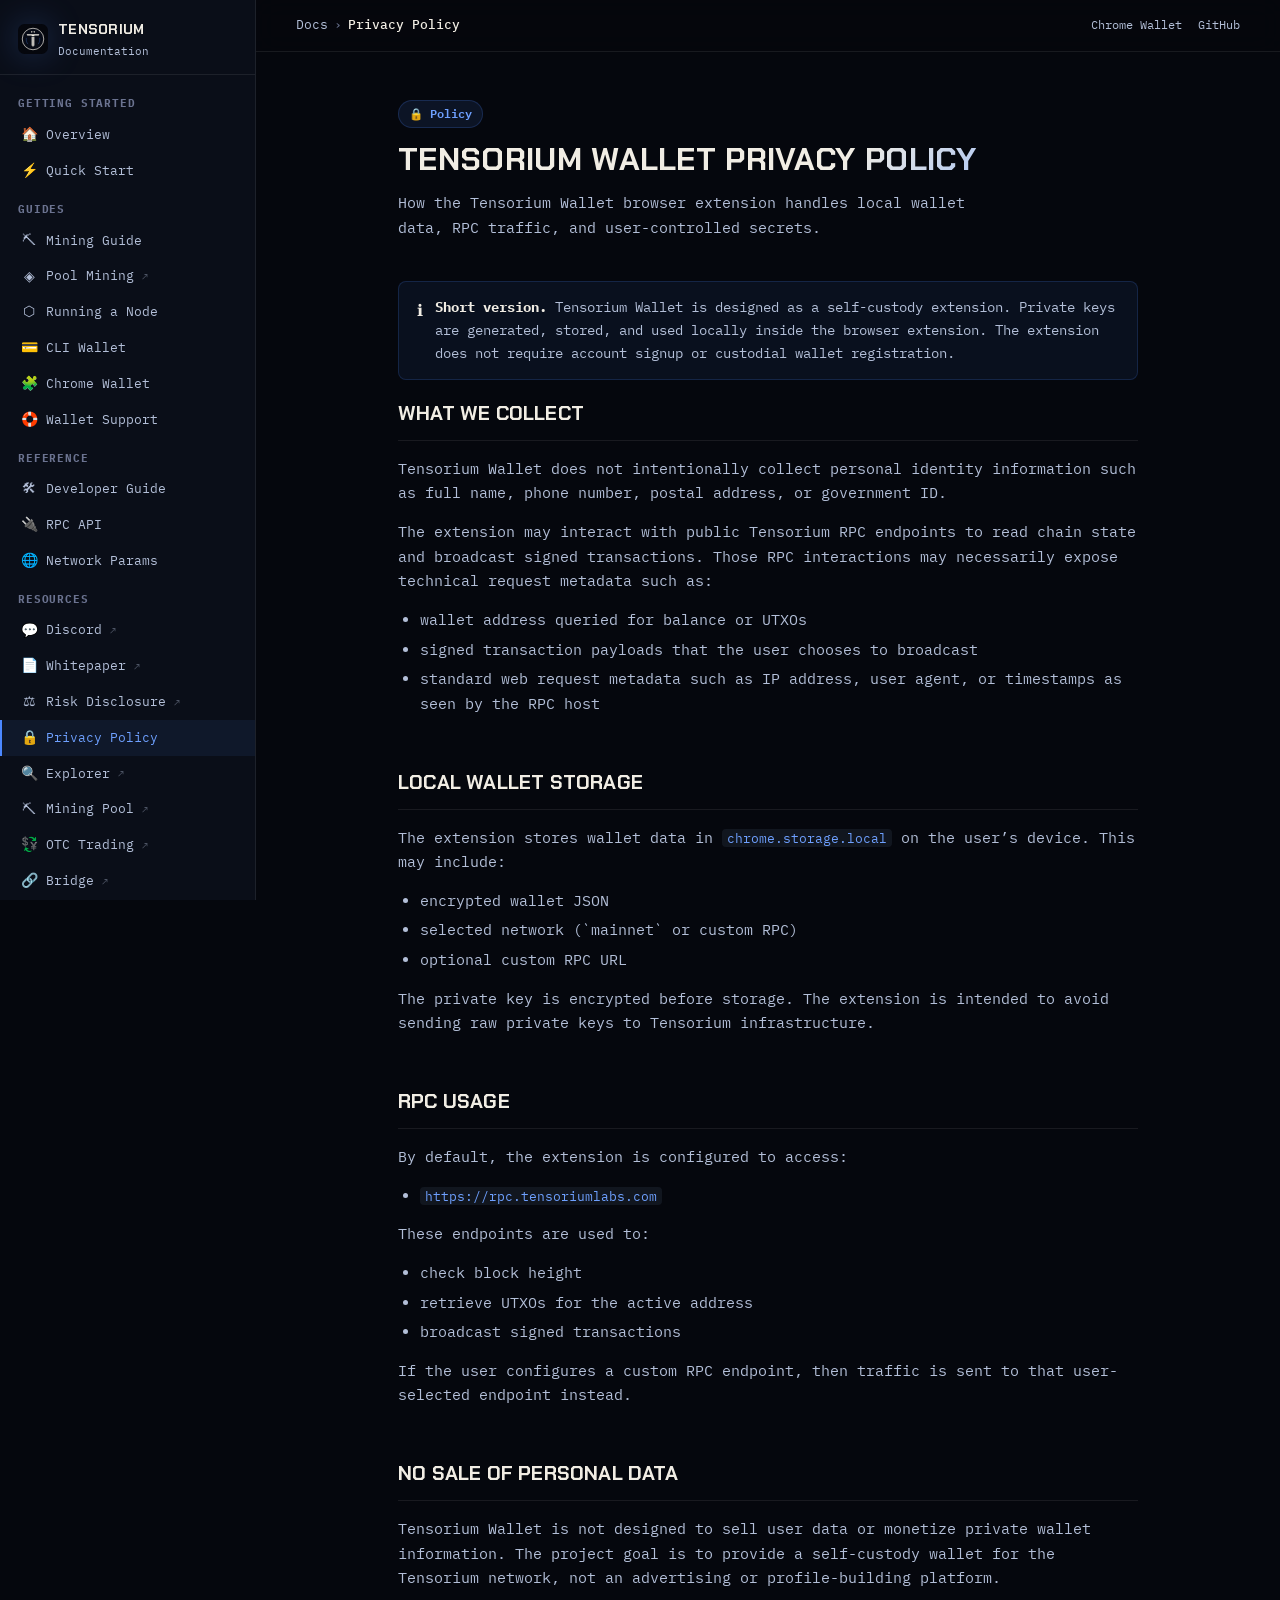
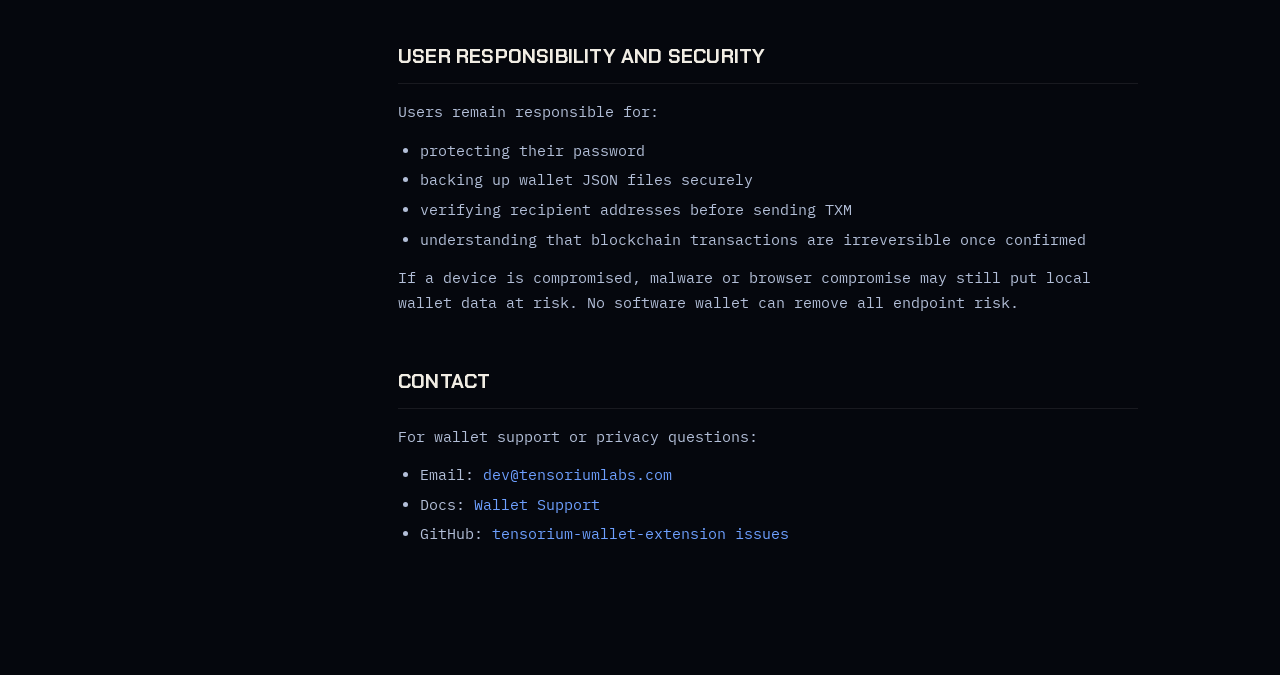
<file: privacy-policy.html>
<!DOCTYPE html>
<html lang="en">
<head>
  <meta charset="UTF-8">
  <meta name="viewport" content="width=device-width, initial-scale=1.0">
  <title>Privacy Policy — Tensorium Docs</title>
  <meta name="description" content="Privacy policy for Tensorium Wallet and related documentation surfaces.">
  <link rel="stylesheet" href="/css/style.css">
  <link rel="icon" href="/assets/tensorium-mark.svg" type="image/svg+xml">
</head>
<body>
<div class="layout">
<aside class="sidebar">
  <a href="/" class="sidebar-brand"><img class="brand-icon" src="/assets/tensorium-mark.svg" alt="Tensorium"><div><div class="brand-name">Tensorium</div><div class="brand-sub">Documentation</div></div></a>
  <nav class="sidebar-nav"></nav>
  <div class="sidebar-footer">wallet policy + support</div>
</aside>
<div class="main">
  <div class="topbar">
    <div class="topbar-breadcrumb"><a href="/">Docs</a><span class="sep">›</span><span class="cur">Privacy Policy</span></div>
    <div class="topbar-links">
      <a href="/chrome-wallet.html">Chrome Wallet</a>
      <a href="https://github.com/tensorium-labs/tensorium-wallet-extension" target="_blank">GitHub</a>
    </div>
  </div>
  <div class="content">

    <div class="page-header">
      <div class="page-tag">🔒 Policy</div>
      <h1 class="page-title">Tensorium Wallet Privacy Policy</h1>
      <p class="page-desc">How the Tensorium Wallet browser extension handles local wallet data, RPC traffic, and user-controlled secrets.</p>
    </div>

    <div class="callout callout-info">
      <span class="callout-icon">ℹ</span>
      <div class="callout-body"><strong>Short version.</strong> Tensorium Wallet is designed as a self-custody extension. Private keys are generated, stored, and used locally inside the browser extension. The extension does not require account signup or custodial wallet registration.</div>
    </div>

    <div class="section" id="summary">
      <h2>What We Collect</h2>
      <p>Tensorium Wallet does not intentionally collect personal identity information such as full name, phone number, postal address, or government ID.</p>
      <p>The extension may interact with public Tensorium RPC endpoints to read chain state and broadcast signed transactions. Those RPC interactions may necessarily expose technical request metadata such as:</p>
      <ul>
        <li>wallet address queried for balance or UTXOs</li>
        <li>signed transaction payloads that the user chooses to broadcast</li>
        <li>standard web request metadata such as IP address, user agent, or timestamps as seen by the RPC host</li>
      </ul>
    </div>

    <div class="section" id="storage">
      <h2>Local Wallet Storage</h2>
      <p>The extension stores wallet data in <code>chrome.storage.local</code> on the user’s device. This may include:</p>
      <ul>
        <li>encrypted wallet JSON</li>
        <li>selected network (`mainnet` or custom RPC)</li>
        <li>optional custom RPC URL</li>
      </ul>
      <p>The private key is encrypted before storage. The extension is intended to avoid sending raw private keys to Tensorium infrastructure.</p>
    </div>

    <div class="section" id="rpc">
      <h2>RPC Usage</h2>
      <p>By default, the extension is configured to access:</p>
      <ul>
        <li><code>https://rpc.tensoriumlabs.com</code></li>
      </ul>
      <p>These endpoints are used to:</p>
      <ul>
        <li>check block height</li>
        <li>retrieve UTXOs for the active address</li>
        <li>broadcast signed transactions</li>
      </ul>
      <p>If the user configures a custom RPC endpoint, then traffic is sent to that user-selected endpoint instead.</p>
    </div>

    <div class="section" id="no-sale">
      <h2>No Sale of Personal Data</h2>
      <p>Tensorium Wallet is not designed to sell user data or monetize private wallet information. The project goal is to provide a self-custody wallet for the Tensorium network, not an advertising or profile-building platform.</p>
    </div>

    <div class="section" id="security">
      <h2>User Responsibility and Security</h2>
      <p>Users remain responsible for:</p>
      <ul>
        <li>protecting their password</li>
        <li>backing up wallet JSON files securely</li>
        <li>verifying recipient addresses before sending TXM</li>
        <li>understanding that blockchain transactions are irreversible once confirmed</li>
      </ul>
      <p>If a device is compromised, malware or browser compromise may still put local wallet data at risk. No software wallet can remove all endpoint risk.</p>
    </div>

    <div class="section" id="contact">
      <h2>Contact</h2>
      <p>For wallet support or privacy questions:</p>
      <ul>
        <li>Email: <a href="mailto:dev@tensoriumlabs.com">dev@tensoriumlabs.com</a></li>
        <li>Docs: <a href="/wallet-support.html">Wallet Support</a></li>
        <li>GitHub: <a href="https://github.com/tensorium-labs/tensorium-wallet-extension/issues" target="_blank">tensorium-wallet-extension issues</a></li>
      </ul>
    </div>

  </div>
</div>
</div>
<script src="/js/nav.js"></script>
<script>buildSidebar('privacy-policy.html');</script>
</body>
</html>
</file>
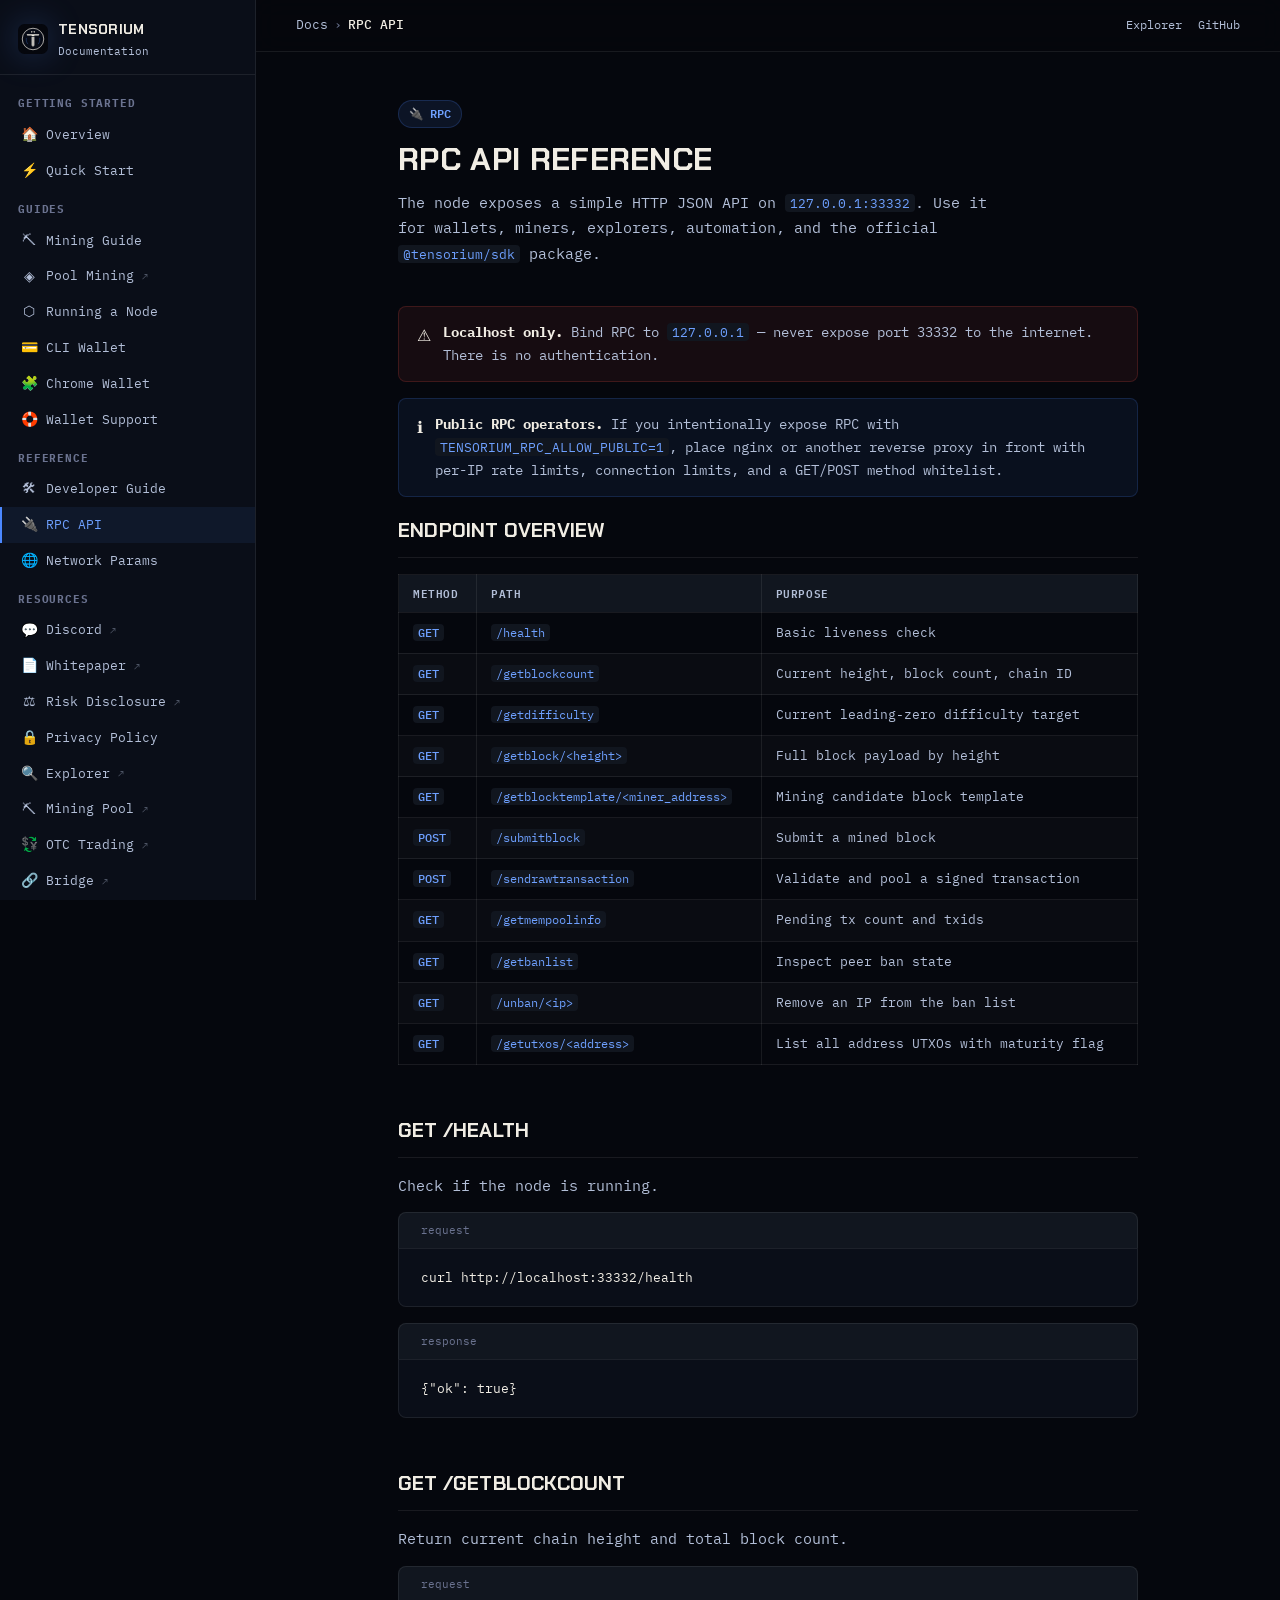
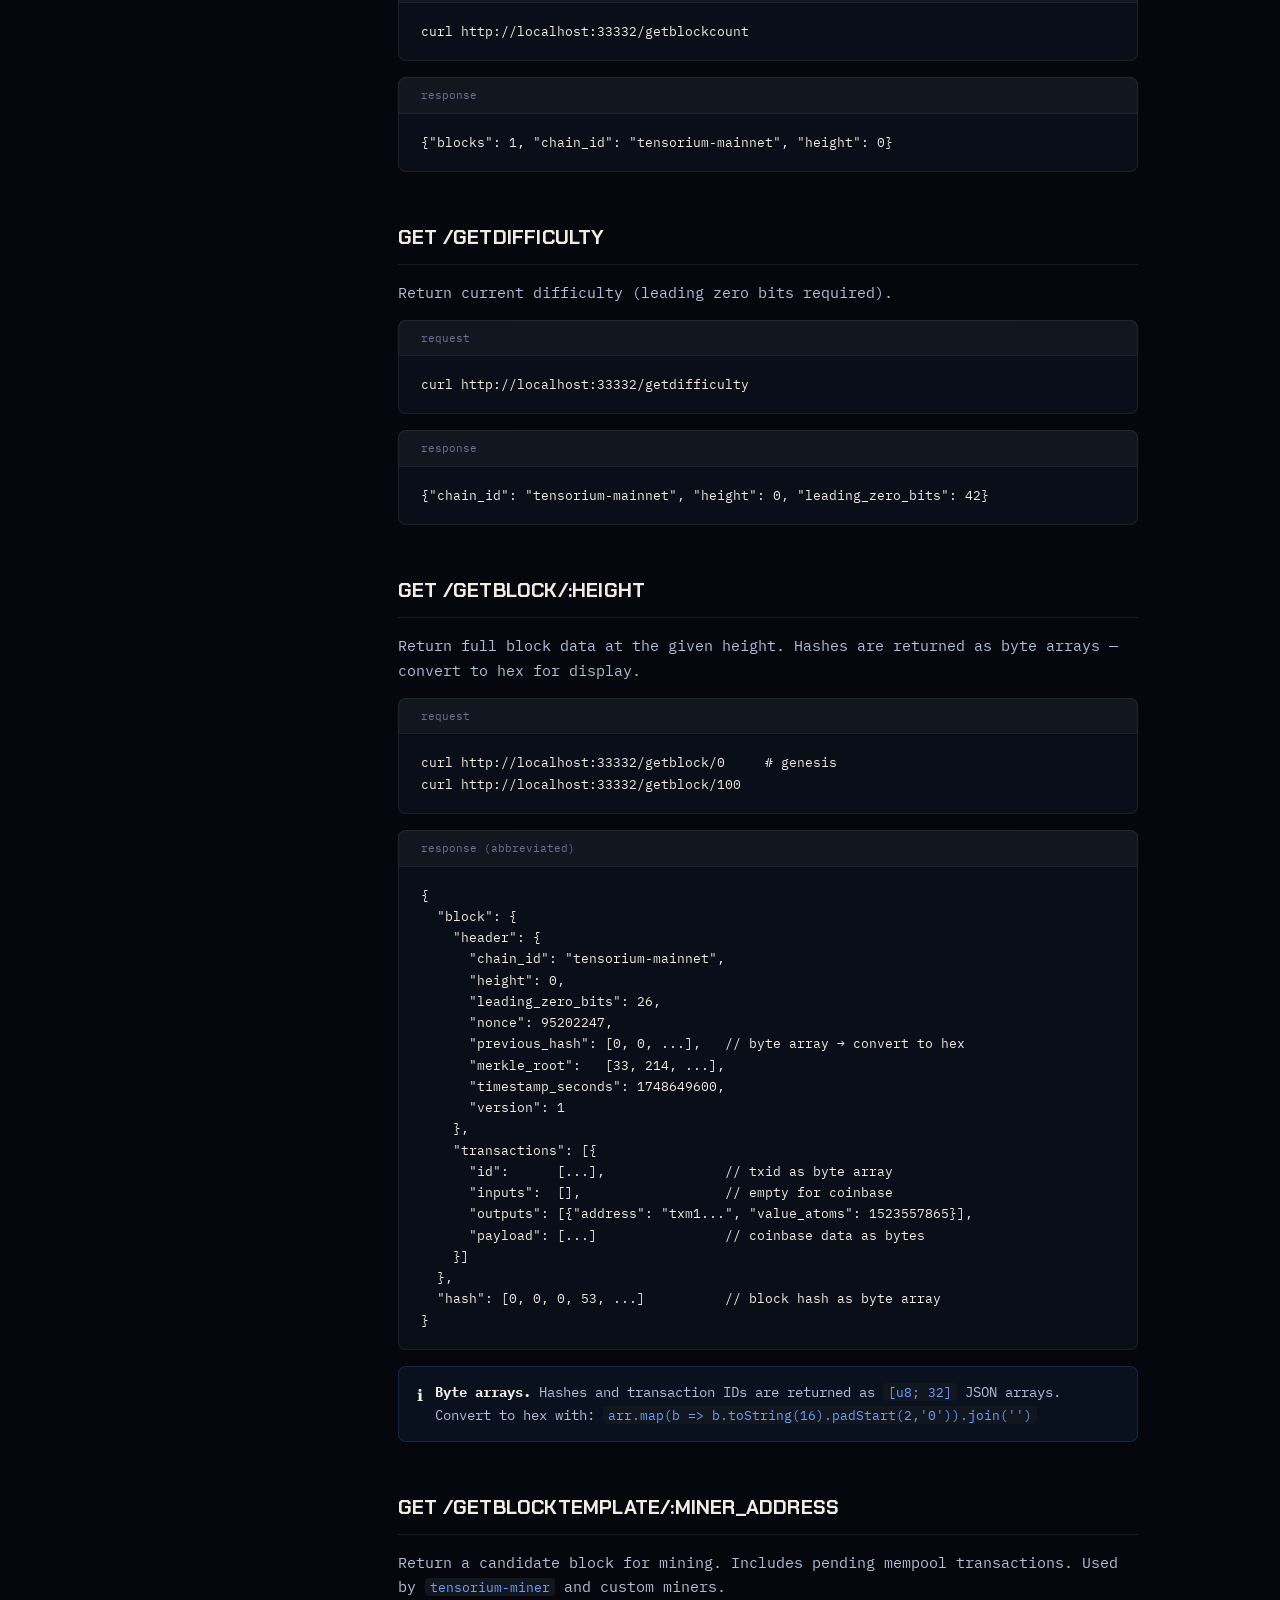
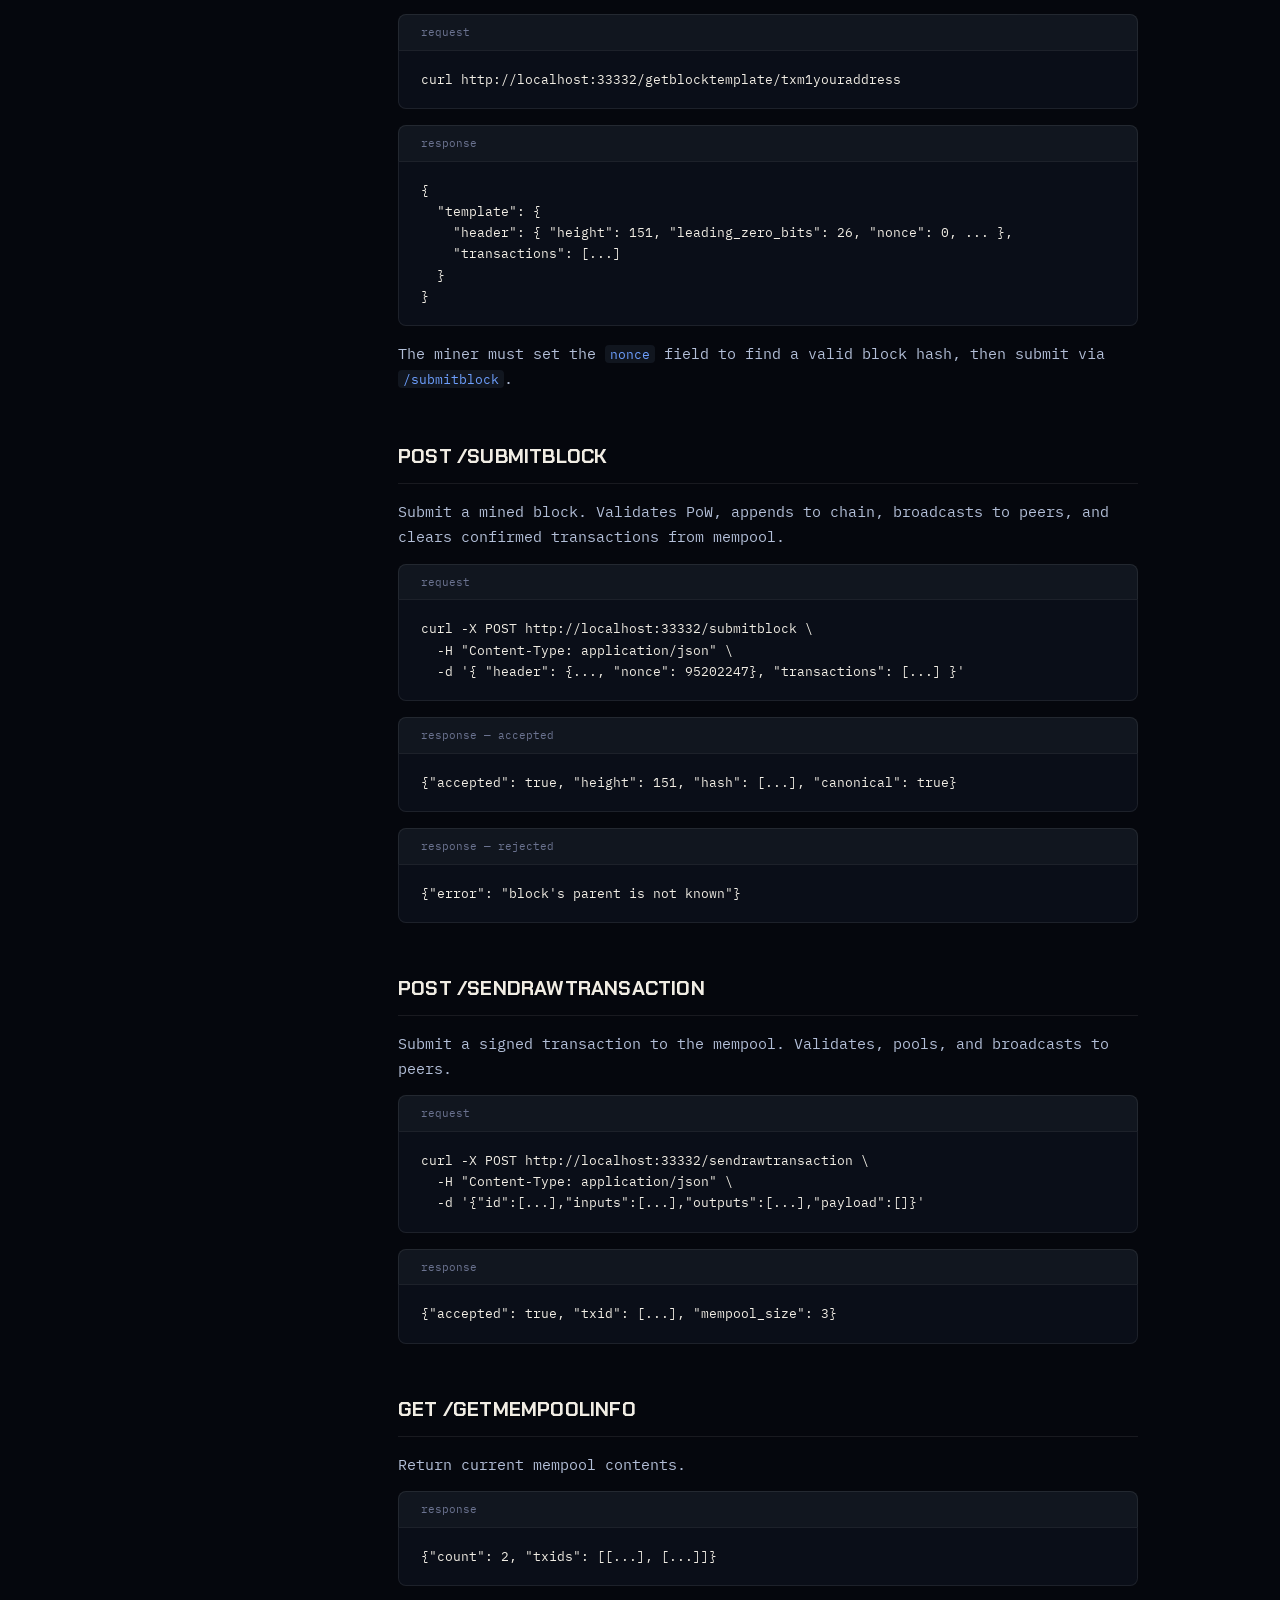
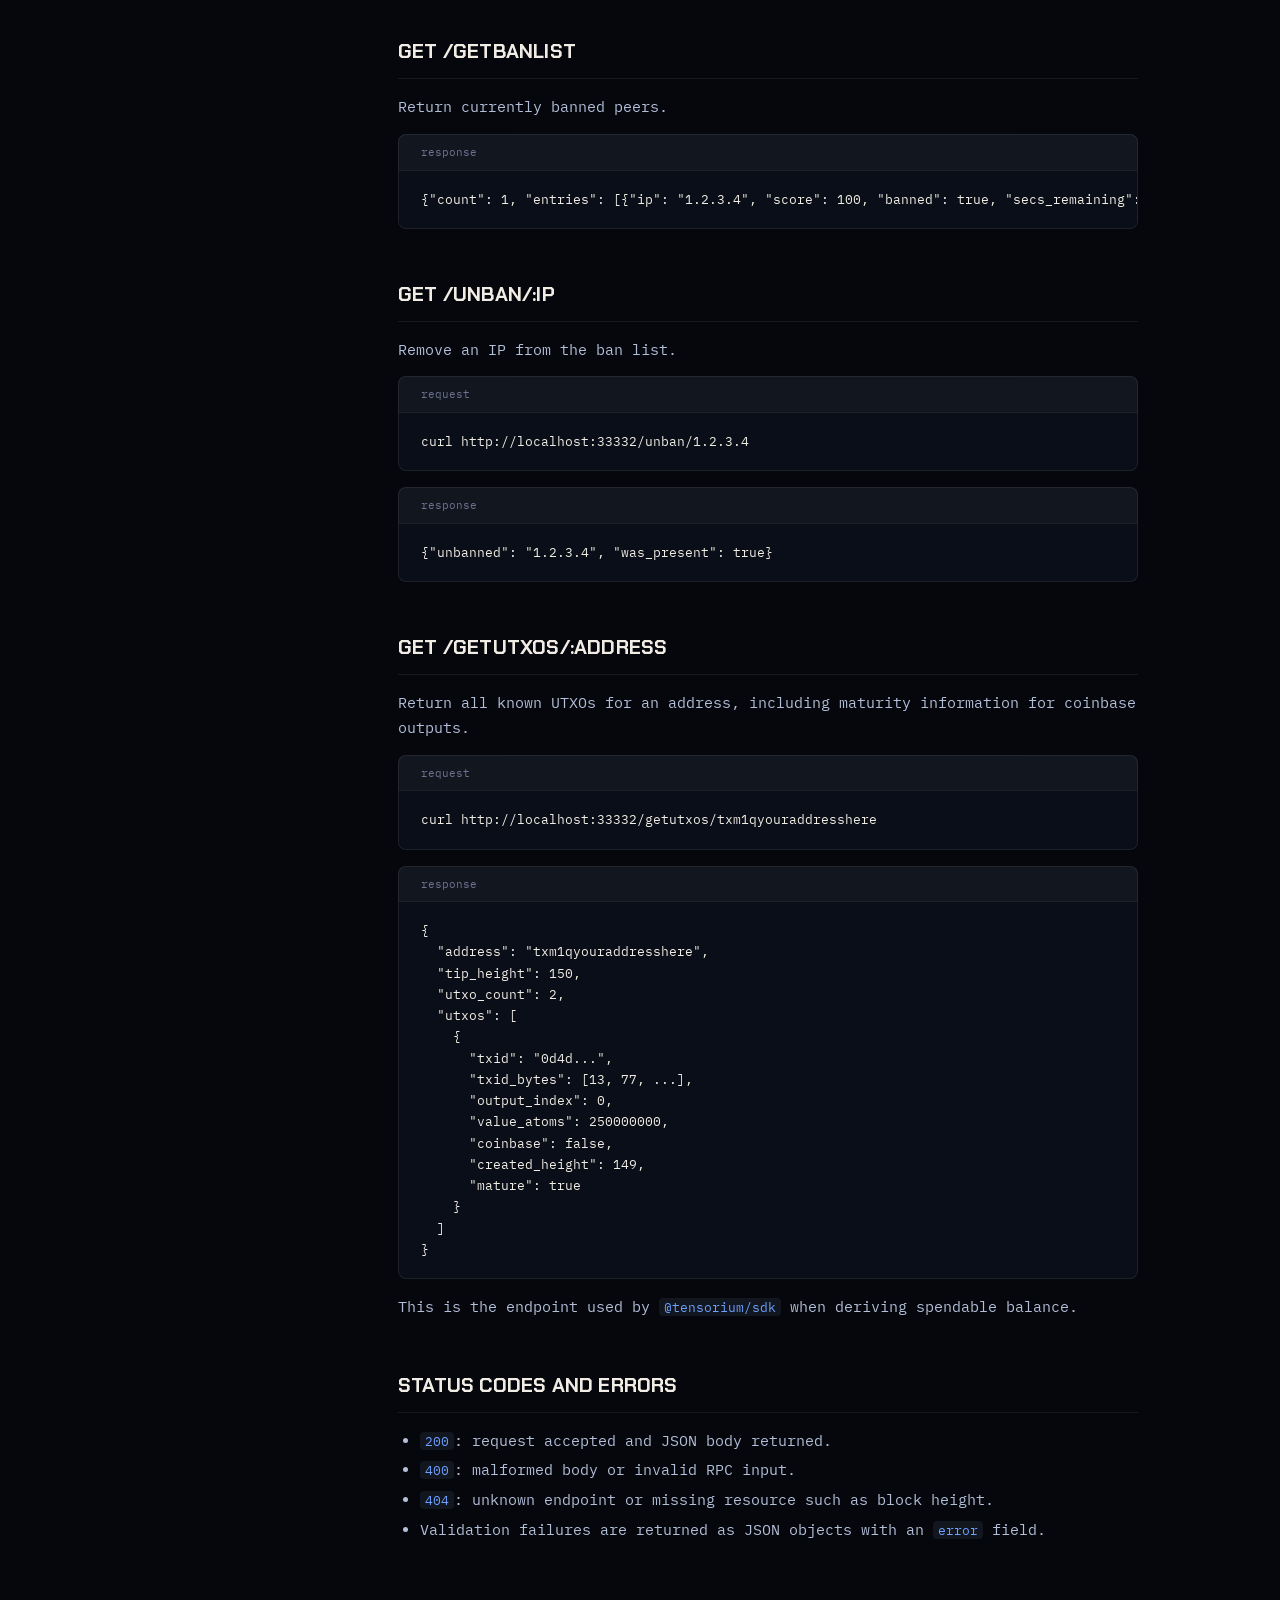
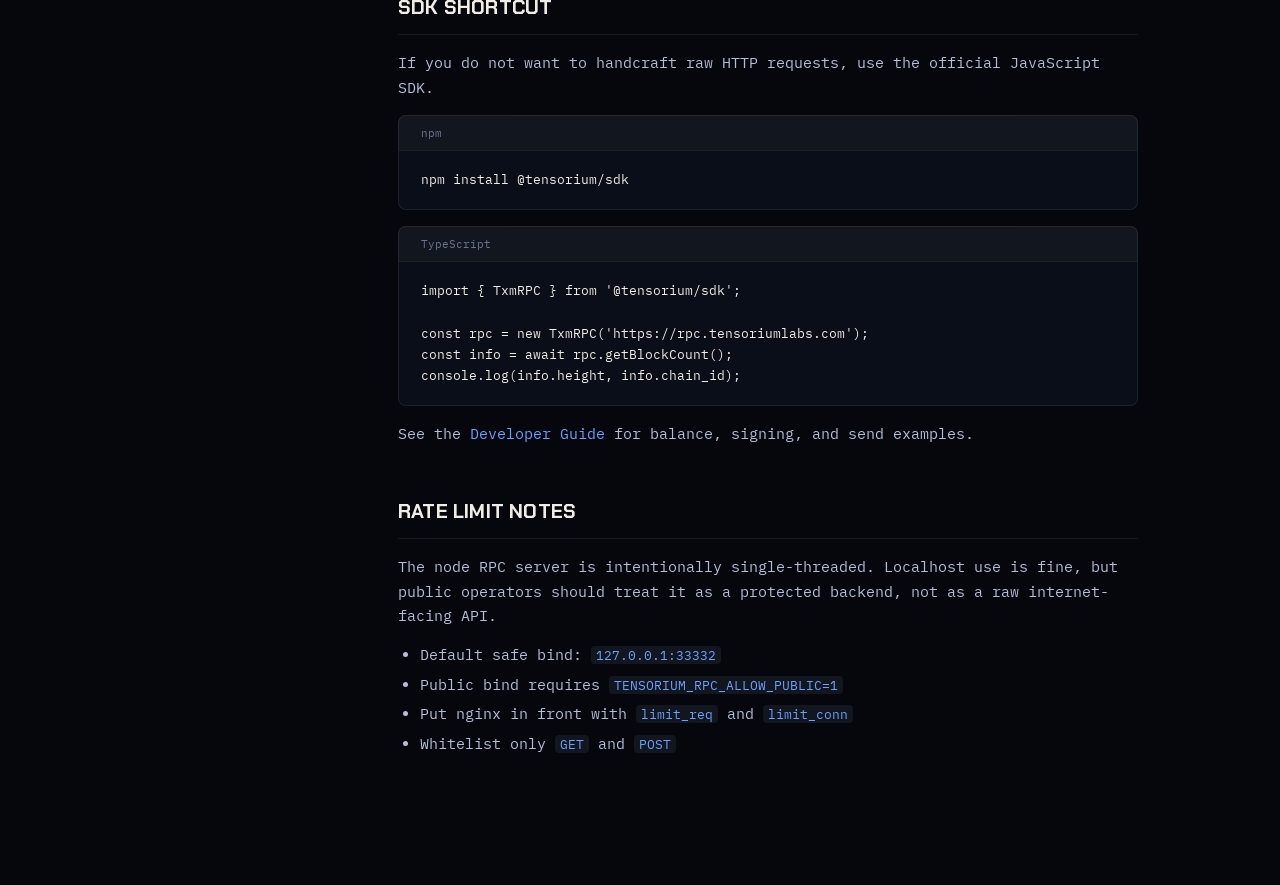
<file: rpc.html>
<!DOCTYPE html>
<html lang="en">
<head>
  <meta charset="UTF-8"><meta name="viewport" content="width=device-width, initial-scale=1.0">
  <title>RPC API — Tensorium Docs</title>
  <link rel="stylesheet" href="/css/style.css">
  <link rel="icon" href="/assets/tensorium-mark.svg" type="image/svg+xml">
</head>
<body>
<div class="layout">
<aside class="sidebar">
  <a href="/" class="sidebar-brand"><img class="brand-icon" src="/assets/tensorium-mark.svg" alt="Tensorium"><div><div class="brand-name">Tensorium</div><div class="brand-sub">Documentation</div></div></a>
  <nav class="sidebar-nav"></nav>
  <div class="sidebar-footer">Mainnet v1 · TensorHash v1</div>
</aside>
<div class="main">
  <div class="topbar">
    <div class="topbar-breadcrumb"><a href="/">Docs</a><span class="sep">›</span><span class="cur">RPC API</span></div>
    <div class="topbar-links"><a href="https://explorer.tensoriumlabs.com" target="_blank">Explorer</a><a href="https://github.com/tensorium-labs/tensorium-core" target="_blank">GitHub</a></div>
  </div>
  <div class="content">

    <div class="page-header">
      <div class="page-tag">🔌 RPC</div>
      <h1 class="page-title">RPC API Reference</h1>
      <p class="page-desc">The node exposes a simple HTTP JSON API on <code>127.0.0.1:33332</code>. Use it for wallets, miners, explorers, automation, and the official <code>@tensorium/sdk</code> package.</p>
    </div>

    <div class="callout callout-danger">
      <span class="callout-icon">⚠</span>
      <div class="callout-body"><strong>Localhost only.</strong> Bind RPC to <code>127.0.0.1</code> — never expose port 33332 to the internet. There is no authentication.</div>
    </div>

    <div class="callout callout-info">
      <span class="callout-icon">ℹ</span>
      <div class="callout-body"><strong>Public RPC operators.</strong> If you intentionally expose RPC with <code>TENSORIUM_RPC_ALLOW_PUBLIC=1</code>, place nginx or another reverse proxy in front with per-IP rate limits, connection limits, and a GET/POST method whitelist.</div>
    </div>

    <div class="section" id="overview">
      <h2>Endpoint Overview</h2>
      <div class="table-wrap">
        <table>
          <thead><tr><th>Method</th><th>Path</th><th>Purpose</th></tr></thead>
          <tbody>
            <tr><td><code>GET</code></td><td><code>/health</code></td><td>Basic liveness check</td></tr>
            <tr><td><code>GET</code></td><td><code>/getblockcount</code></td><td>Current height, block count, chain ID</td></tr>
            <tr><td><code>GET</code></td><td><code>/getdifficulty</code></td><td>Current leading-zero difficulty target</td></tr>
            <tr><td><code>GET</code></td><td><code>/getblock/&lt;height&gt;</code></td><td>Full block payload by height</td></tr>
            <tr><td><code>GET</code></td><td><code>/getblocktemplate/&lt;miner_address&gt;</code></td><td>Mining candidate block template</td></tr>
            <tr><td><code>POST</code></td><td><code>/submitblock</code></td><td>Submit a mined block</td></tr>
            <tr><td><code>POST</code></td><td><code>/sendrawtransaction</code></td><td>Validate and pool a signed transaction</td></tr>
            <tr><td><code>GET</code></td><td><code>/getmempoolinfo</code></td><td>Pending tx count and txids</td></tr>
            <tr><td><code>GET</code></td><td><code>/getbanlist</code></td><td>Inspect peer ban state</td></tr>
            <tr><td><code>GET</code></td><td><code>/unban/&lt;ip&gt;</code></td><td>Remove an IP from the ban list</td></tr>
            <tr><td><code>GET</code></td><td><code>/getutxos/&lt;address&gt;</code></td><td>List all address UTXOs with maturity flag</td></tr>
          </tbody>
        </table>
      </div>
    </div>

    <div class="section" id="health">
      <h2>GET /health</h2>
      <p>Check if the node is running.</p>
      <div class="pre-header">request</div>
      <pre>curl http://localhost:33332/health</pre>
      <div class="pre-header">response</div>
      <pre>{"ok": true}</pre>
    </div>

    <div class="section" id="getblockcount">
      <h2>GET /getblockcount</h2>
      <p>Return current chain height and total block count.</p>
      <div class="pre-header">request</div>
      <pre>curl http://localhost:33332/getblockcount</pre>
      <div class="pre-header">response</div>
      <pre>{"blocks": 1, "chain_id": "tensorium-mainnet", "height": 0}</pre>
    </div>

    <div class="section" id="getdifficulty">
      <h2>GET /getdifficulty</h2>
      <p>Return current difficulty (leading zero bits required).</p>
      <div class="pre-header">request</div>
      <pre>curl http://localhost:33332/getdifficulty</pre>
      <div class="pre-header">response</div>
      <pre>{"chain_id": "tensorium-mainnet", "height": 0, "leading_zero_bits": 42}</pre>
    </div>

    <div class="section" id="getblock">
      <h2>GET /getblock/:height</h2>
      <p>Return full block data at the given height. Hashes are returned as byte arrays — convert to hex for display.</p>
      <div class="pre-header">request</div>
      <pre>curl http://localhost:33332/getblock/0     # genesis
curl http://localhost:33332/getblock/100</pre>
      <div class="pre-header">response (abbreviated)</div>
      <pre>{
  "block": {
    "header": {
      "chain_id": "tensorium-mainnet",
      "height": 0,
      "leading_zero_bits": 26,
      "nonce": 95202247,
      "previous_hash": [0, 0, ...],   // byte array → convert to hex
      "merkle_root":   [33, 214, ...],
      "timestamp_seconds": 1748649600,
      "version": 1
    },
    "transactions": [{
      "id":      [...],               // txid as byte array
      "inputs":  [],                  // empty for coinbase
      "outputs": [{"address": "txm1...", "value_atoms": 1523557865}],
      "payload": [...]                // coinbase data as bytes
    }]
  },
  "hash": [0, 0, 0, 53, ...]          // block hash as byte array
}</pre>
      <div class="callout callout-info">
        <span class="callout-icon">ℹ</span>
        <div class="callout-body"><strong>Byte arrays.</strong> Hashes and transaction IDs are returned as <code>[u8; 32]</code> JSON arrays. Convert to hex with: <code>arr.map(b => b.toString(16).padStart(2,'0')).join('')</code></div>
      </div>
    </div>

    <div class="section" id="getblocktemplate">
      <h2>GET /getblocktemplate/:miner_address</h2>
      <p>Return a candidate block for mining. Includes pending mempool transactions. Used by <code>tensorium-miner</code> and custom miners.</p>
      <div class="pre-header">request</div>
      <pre>curl http://localhost:33332/getblocktemplate/txm1youraddress</pre>
      <div class="pre-header">response</div>
      <pre>{
  "template": {
    "header": { "height": 151, "leading_zero_bits": 26, "nonce": 0, ... },
    "transactions": [...]
  }
}</pre>
      <p>The miner must set the <code>nonce</code> field to find a valid block hash, then submit via <code>/submitblock</code>.</p>
    </div>

    <div class="section" id="submitblock">
      <h2>POST /submitblock</h2>
      <p>Submit a mined block. Validates PoW, appends to chain, broadcasts to peers, and clears confirmed transactions from mempool.</p>
      <div class="pre-header">request</div>
      <pre>curl -X POST http://localhost:33332/submitblock \
  -H "Content-Type: application/json" \
  -d '{ "header": {..., "nonce": 95202247}, "transactions": [...] }'</pre>
      <div class="pre-header">response — accepted</div>
      <pre>{"accepted": true, "height": 151, "hash": [...], "canonical": true}</pre>
      <div class="pre-header">response — rejected</div>
      <pre>{"error": "block's parent is not known"}</pre>
    </div>

    <div class="section" id="sendrawtransaction">
      <h2>POST /sendrawtransaction</h2>
      <p>Submit a signed transaction to the mempool. Validates, pools, and broadcasts to peers.</p>
      <div class="pre-header">request</div>
      <pre>curl -X POST http://localhost:33332/sendrawtransaction \
  -H "Content-Type: application/json" \
  -d '{"id":[...],"inputs":[...],"outputs":[...],"payload":[]}'</pre>
      <div class="pre-header">response</div>
      <pre>{"accepted": true, "txid": [...], "mempool_size": 3}</pre>
    </div>

    <div class="section" id="getmempoolinfo">
      <h2>GET /getmempoolinfo</h2>
      <p>Return current mempool contents.</p>
      <div class="pre-header">response</div>
      <pre>{"count": 2, "txids": [[...], [...]]}</pre>
    </div>

    <div class="section" id="getbanlist">
      <h2>GET /getbanlist</h2>
      <p>Return currently banned peers.</p>
      <div class="pre-header">response</div>
      <pre>{"count": 1, "entries": [{"ip": "1.2.3.4", "score": 100, "banned": true, "secs_remaining": 1234}]}</pre>
    </div>

    <div class="section" id="unban">
      <h2>GET /unban/:ip</h2>
      <p>Remove an IP from the ban list.</p>
      <div class="pre-header">request</div>
      <pre>curl http://localhost:33332/unban/1.2.3.4</pre>
      <div class="pre-header">response</div>
      <pre>{"unbanned": "1.2.3.4", "was_present": true}</pre>
    </div>

    <div class="section" id="getutxos">
      <h2>GET /getutxos/:address</h2>
      <p>Return all known UTXOs for an address, including maturity information for coinbase outputs.</p>
      <div class="pre-header">request</div>
      <pre>curl http://localhost:33332/getutxos/txm1qyouraddresshere</pre>
      <div class="pre-header">response</div>
      <pre>{
  "address": "txm1qyouraddresshere",
  "tip_height": 150,
  "utxo_count": 2,
  "utxos": [
    {
      "txid": "0d4d...",
      "txid_bytes": [13, 77, ...],
      "output_index": 0,
      "value_atoms": 250000000,
      "coinbase": false,
      "created_height": 149,
      "mature": true
    }
  ]
}</pre>
      <p>This is the endpoint used by <code>@tensorium/sdk</code> when deriving spendable balance.</p>
    </div>

    <div class="section" id="status-codes">
      <h2>Status Codes And Errors</h2>
      <ul>
        <li><code>200</code>: request accepted and JSON body returned.</li>
        <li><code>400</code>: malformed body or invalid RPC input.</li>
        <li><code>404</code>: unknown endpoint or missing resource such as block height.</li>
        <li>Validation failures are returned as JSON objects with an <code>error</code> field.</li>
      </ul>
    </div>

    <div class="section" id="sdk">
      <h2>SDK Shortcut</h2>
      <p>If you do not want to handcraft raw HTTP requests, use the official JavaScript SDK.</p>
      <div class="pre-header">npm</div>
      <pre>npm install @tensorium/sdk</pre>
      <div class="pre-header">TypeScript</div>
      <pre>import { TxmRPC } from '@tensorium/sdk';

const rpc = new TxmRPC('https://rpc.tensoriumlabs.com');
const info = await rpc.getBlockCount();
console.log(info.height, info.chain_id);</pre>
      <p>See the <a href="/developer.html">Developer Guide</a> for balance, signing, and send examples.</p>
    </div>

    <div class="section" id="rate-limit">
      <h2>Rate Limit Notes</h2>
      <p>The node RPC server is intentionally single-threaded. Localhost use is fine, but public operators should treat it as a protected backend, not as a raw internet-facing API.</p>
      <ul>
        <li>Default safe bind: <code>127.0.0.1:33332</code></li>
        <li>Public bind requires <code>TENSORIUM_RPC_ALLOW_PUBLIC=1</code></li>
        <li>Put nginx in front with <code>limit_req</code> and <code>limit_conn</code></li>
        <li>Whitelist only <code>GET</code> and <code>POST</code></li>
      </ul>
    </div>

  </div>
</div>
</div>
<script src="/js/nav.js"></script>
<script>buildSidebar('rpc.html');</script>
</body>
</html>
</file>
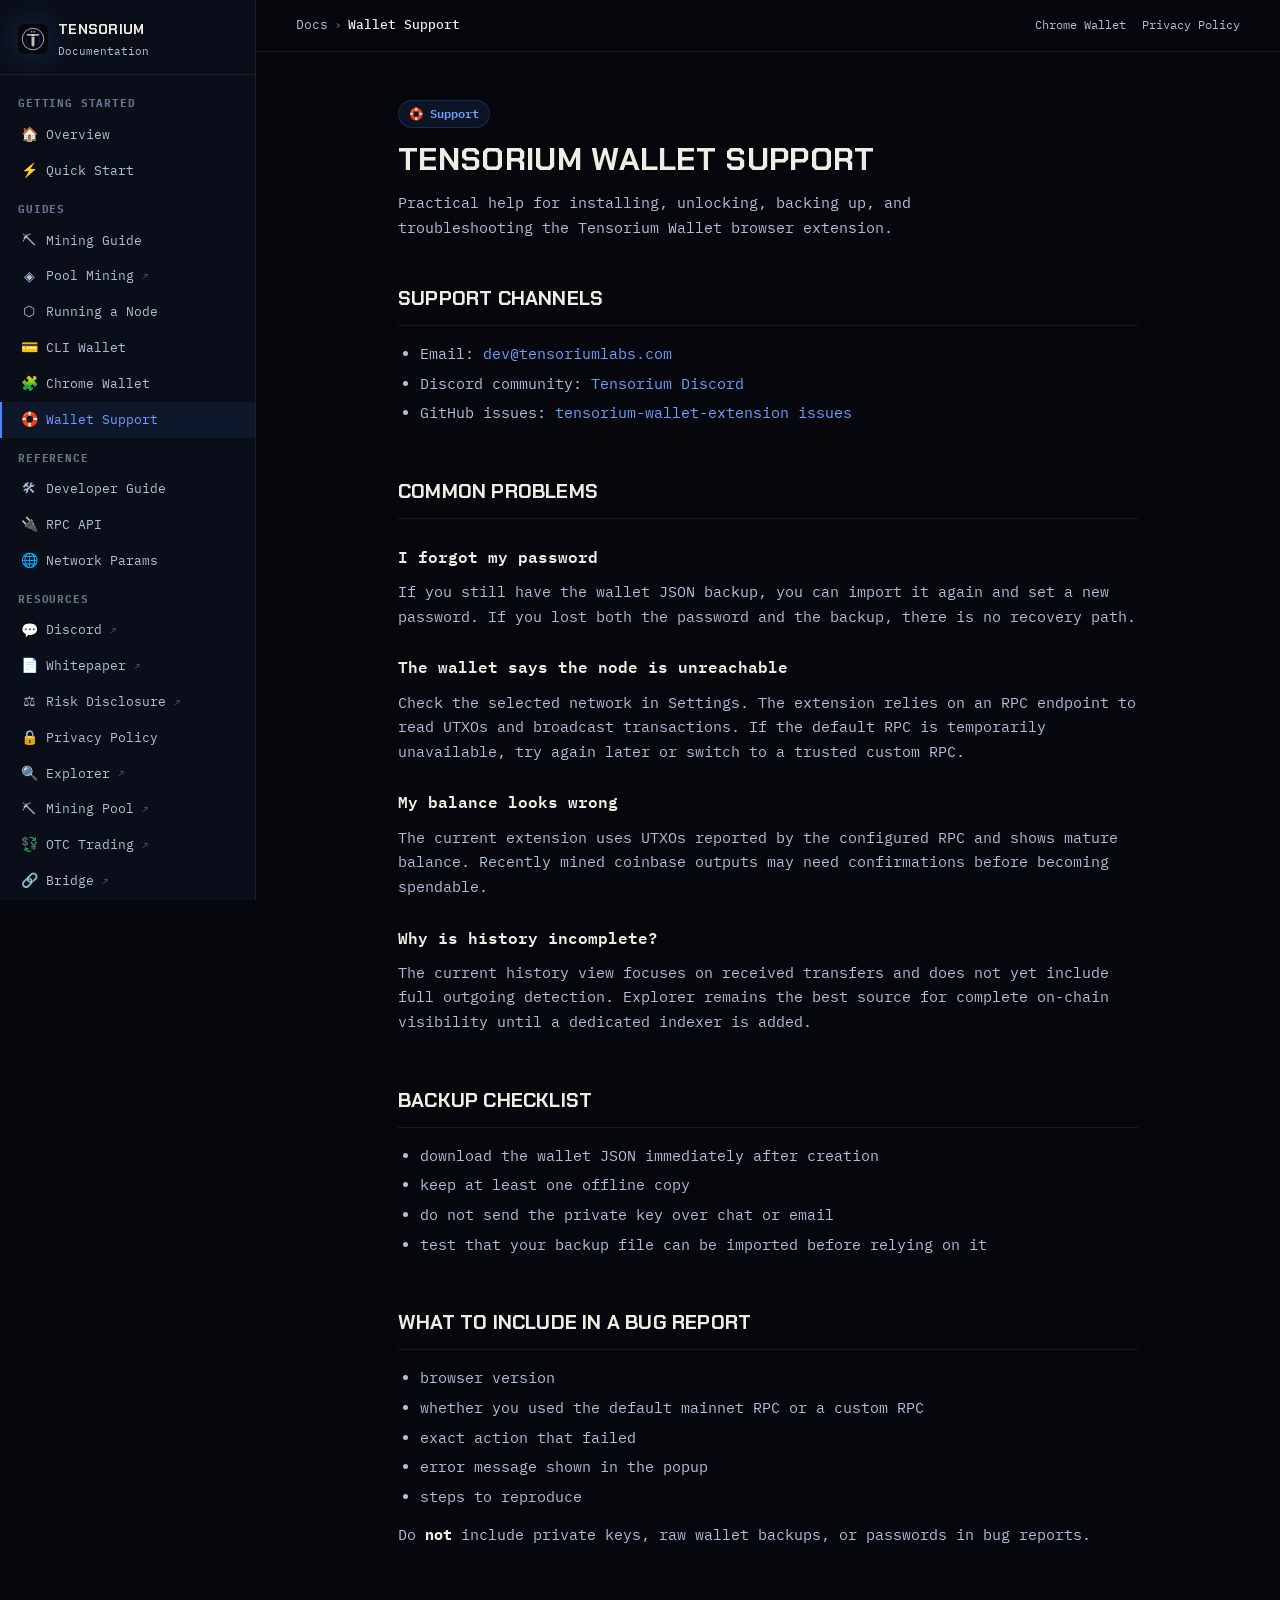
<file: wallet-support.html>
<!DOCTYPE html>
<html lang="en">
<head>
  <meta charset="UTF-8">
  <meta name="viewport" content="width=device-width, initial-scale=1.0">
  <title>Wallet Support — Tensorium Docs</title>
  <meta name="description" content="Support information for Tensorium Wallet users, including install, backup, recovery, and troubleshooting guidance.">
  <link rel="stylesheet" href="/css/style.css">
  <link rel="icon" href="/assets/tensorium-mark.svg" type="image/svg+xml">
</head>
<body>
<div class="layout">
<aside class="sidebar">
  <a href="/" class="sidebar-brand"><img class="brand-icon" src="/assets/tensorium-mark.svg" alt="Tensorium"><div><div class="brand-name">Tensorium</div><div class="brand-sub">Documentation</div></div></a>
  <nav class="sidebar-nav"></nav>
  <div class="sidebar-footer">wallet support</div>
</aside>
<div class="main">
  <div class="topbar">
    <div class="topbar-breadcrumb"><a href="/">Docs</a><span class="sep">›</span><span class="cur">Wallet Support</span></div>
    <div class="topbar-links">
      <a href="/chrome-wallet.html">Chrome Wallet</a>
      <a href="/privacy-policy.html">Privacy Policy</a>
    </div>
  </div>
  <div class="content">

    <div class="page-header">
      <div class="page-tag">🛟 Support</div>
      <h1 class="page-title">Tensorium Wallet Support</h1>
      <p class="page-desc">Practical help for installing, unlocking, backing up, and troubleshooting the Tensorium Wallet browser extension.</p>
    </div>

    <div class="section" id="contact">
      <h2>Support Channels</h2>
      <ul>
        <li>Email: <a href="mailto:dev@tensoriumlabs.com">dev@tensoriumlabs.com</a></li>
        <li>Discord community: <a href="https://discord.gg/KkgGSZKVZw" target="_blank">Tensorium Discord</a></li>
        <li>GitHub issues: <a href="https://github.com/tensorium-labs/tensorium-wallet-extension/issues" target="_blank">tensorium-wallet-extension issues</a></li>
      </ul>
    </div>

    <div class="section" id="common">
      <h2>Common Problems</h2>

      <h3>I forgot my password</h3>
      <p>If you still have the wallet JSON backup, you can import it again and set a new password. If you lost both the password and the backup, there is no recovery path.</p>

      <h3>The wallet says the node is unreachable</h3>
      <p>Check the selected network in Settings. The extension relies on an RPC endpoint to read UTXOs and broadcast transactions. If the default RPC is temporarily unavailable, try again later or switch to a trusted custom RPC.</p>

      <h3>My balance looks wrong</h3>
      <p>The current extension uses UTXOs reported by the configured RPC and shows mature balance. Recently mined coinbase outputs may need confirmations before becoming spendable.</p>

      <h3>Why is history incomplete?</h3>
      <p>The current history view focuses on received transfers and does not yet include full outgoing detection. Explorer remains the best source for complete on-chain visibility until a dedicated indexer is added.</p>
    </div>

    <div class="section" id="backup">
      <h2>Backup Checklist</h2>
      <ul>
        <li>download the wallet JSON immediately after creation</li>
        <li>keep at least one offline copy</li>
        <li>do not send the private key over chat or email</li>
        <li>test that your backup file can be imported before relying on it</li>
      </ul>
    </div>

    <div class="section" id="report">
      <h2>What to Include in a Bug Report</h2>
      <ul>
        <li>browser version</li>
        <li>whether you used the default mainnet RPC or a custom RPC</li>
        <li>exact action that failed</li>
        <li>error message shown in the popup</li>
        <li>steps to reproduce</li>
      </ul>
      <p>Do <strong>not</strong> include private keys, raw wallet backups, or passwords in bug reports.</p>
    </div>

  </div>
</div>
</div>
<script src="/js/nav.js"></script>
<script>buildSidebar('wallet-support.html');</script>
</body>
</html>
</file>
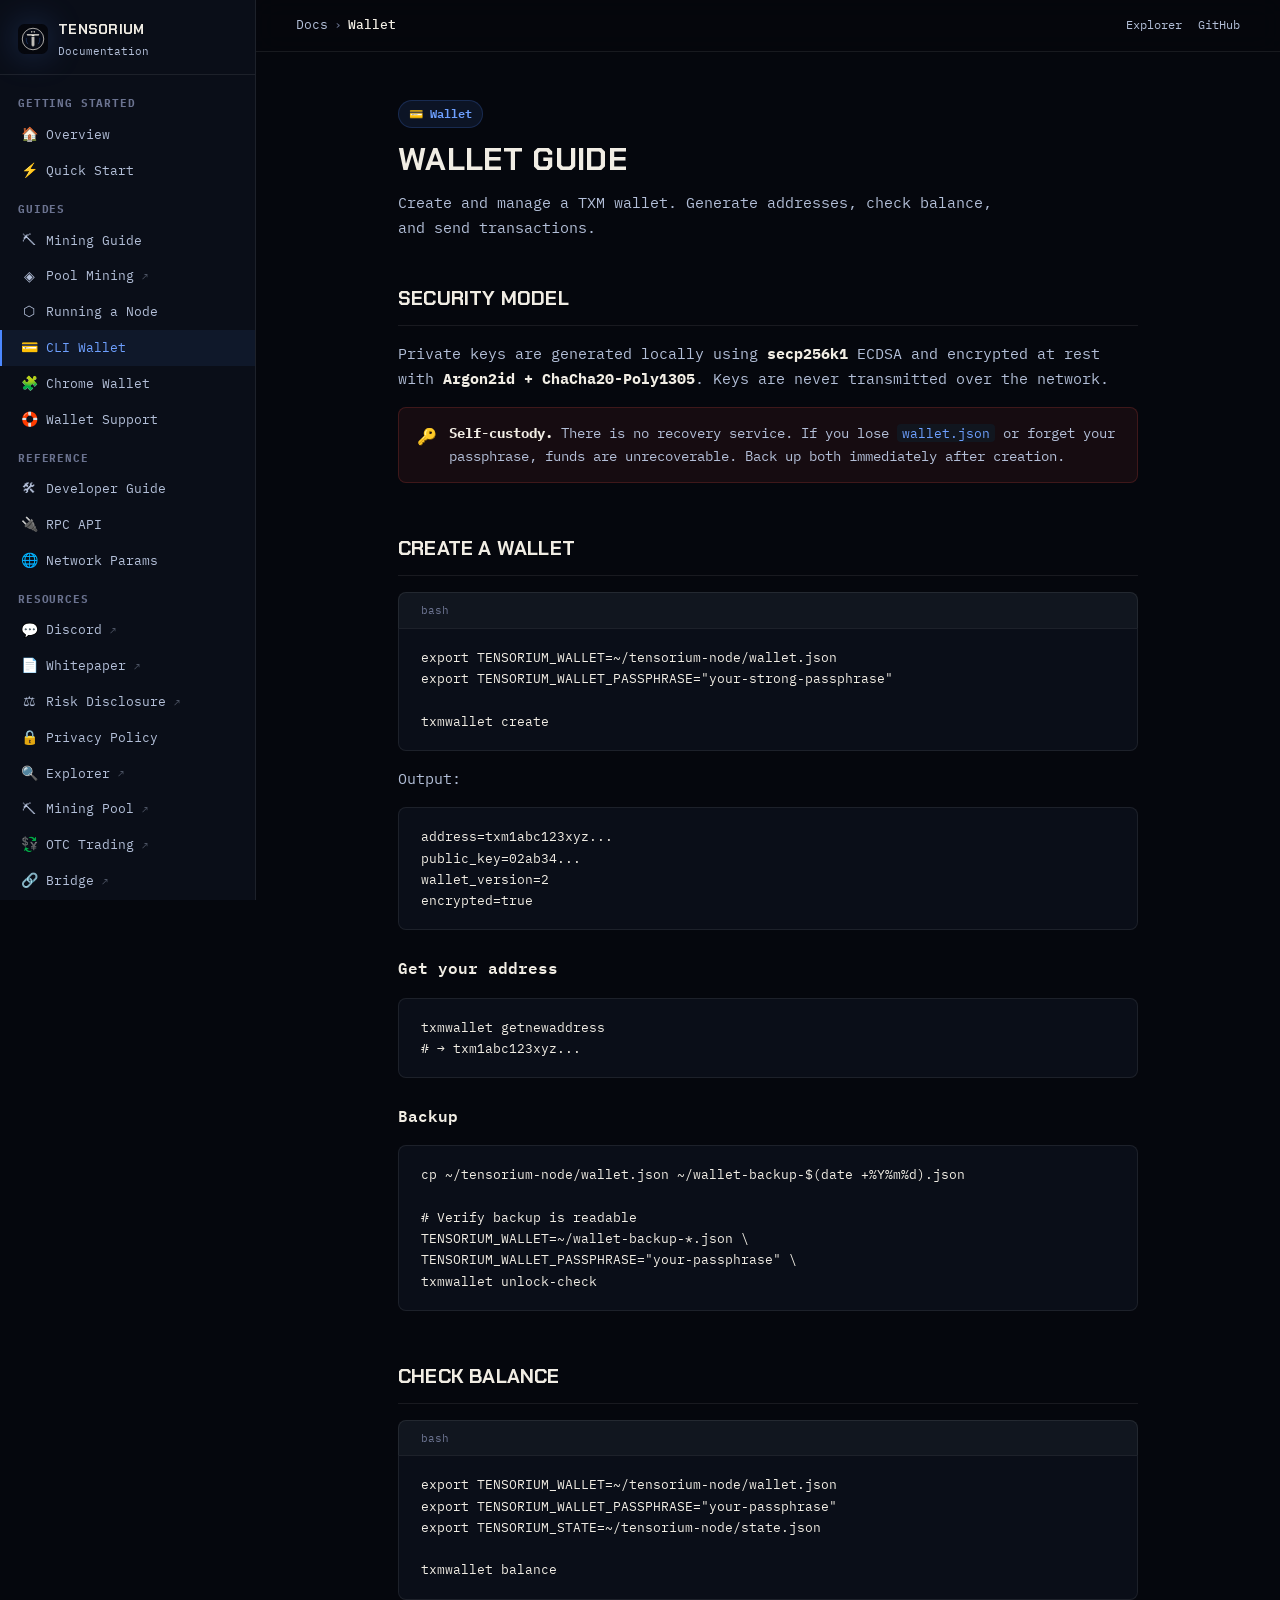
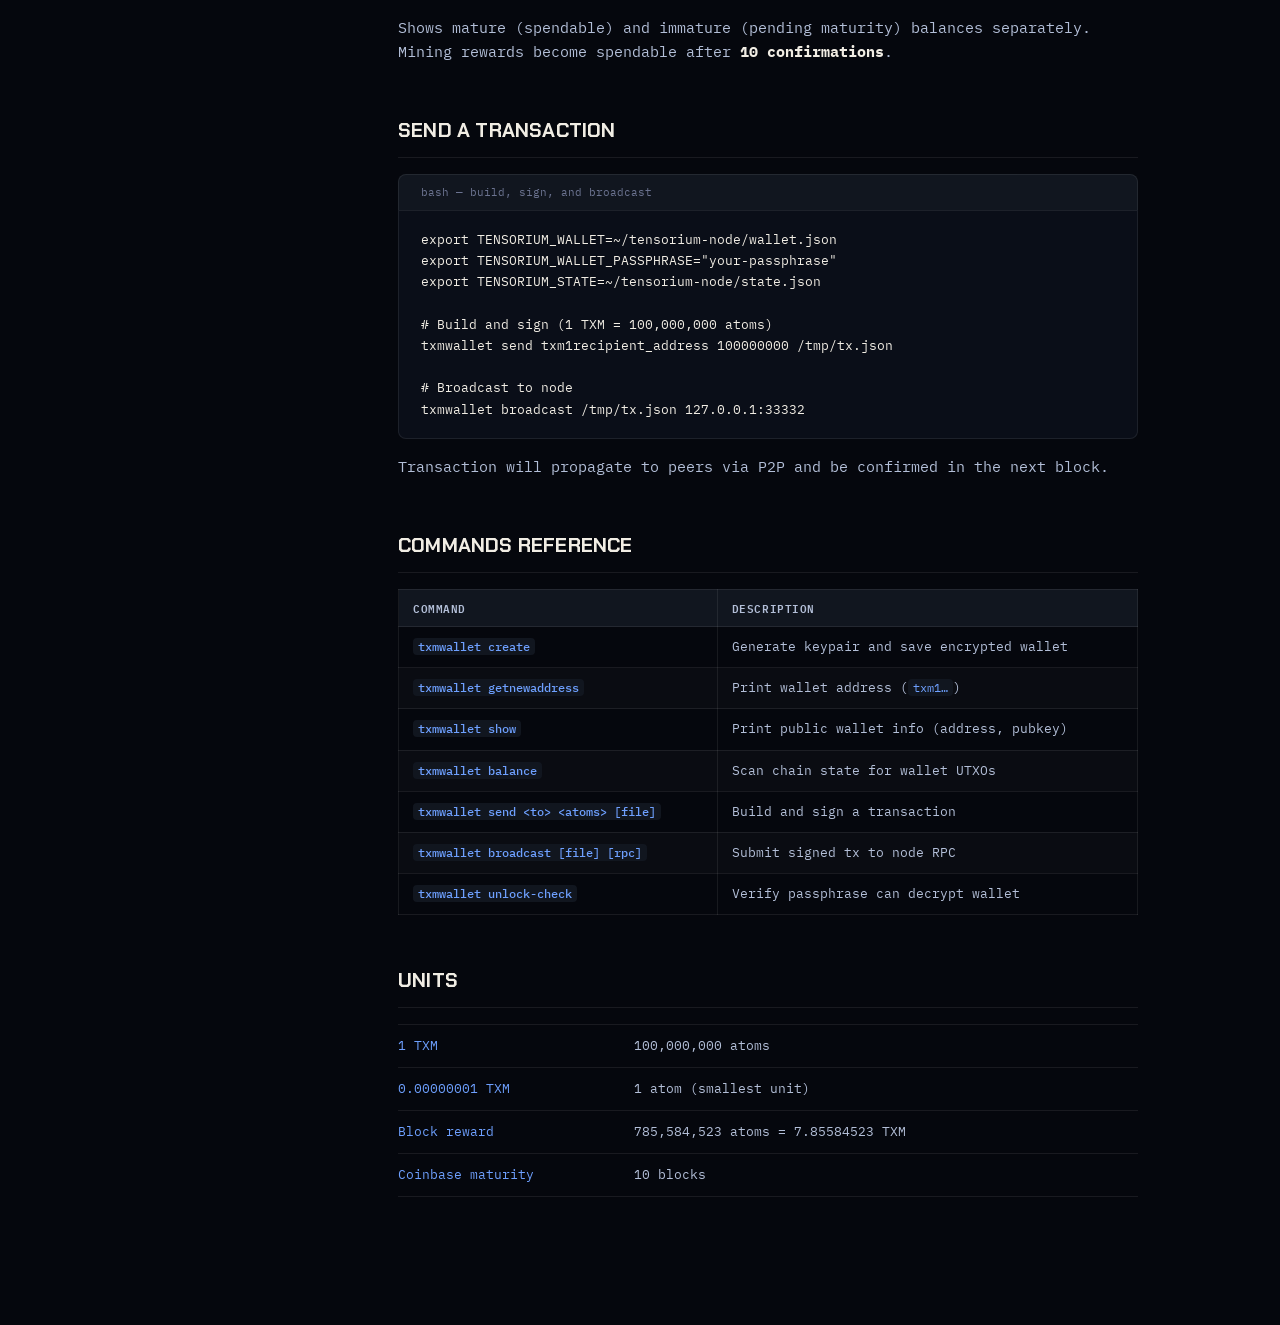
<file: wallet.html>
<!DOCTYPE html>
<html lang="en">
<head>
  <meta charset="UTF-8"><meta name="viewport" content="width=device-width, initial-scale=1.0">
  <title>Wallet — Tensorium Docs</title>
  <link rel="stylesheet" href="/css/style.css">
  <link rel="icon" href="/assets/tensorium-mark.svg" type="image/svg+xml">
</head>
<body>
<div class="layout">
<aside class="sidebar">
  <a href="/" class="sidebar-brand"><img class="brand-icon" src="/assets/tensorium-mark.svg" alt="Tensorium"><div><div class="brand-name">Tensorium</div><div class="brand-sub">Documentation</div></div></a>
  <nav class="sidebar-nav"></nav>
  <div class="sidebar-footer">Mainnet v1 · TensorHash v1</div>
</aside>
<div class="main">
  <div class="topbar">
    <div class="topbar-breadcrumb"><a href="/">Docs</a><span class="sep">›</span><span class="cur">Wallet</span></div>
    <div class="topbar-links"><a href="https://explorer.tensoriumlabs.com" target="_blank">Explorer</a><a href="https://github.com/tensorium-labs/tensorium-core" target="_blank">GitHub</a></div>
  </div>
  <div class="content">

    <div class="page-header">
      <div class="page-tag">💳 Wallet</div>
      <h1 class="page-title">Wallet Guide</h1>
      <p class="page-desc">Create and manage a TXM wallet. Generate addresses, check balance, and send transactions.</p>
    </div>

    <div class="section" id="security">
      <h2>Security Model</h2>
      <p>Private keys are generated locally using <strong>secp256k1</strong> ECDSA and encrypted at rest with <strong>Argon2id + ChaCha20-Poly1305</strong>. Keys are never transmitted over the network.</p>
      <div class="callout callout-danger">
        <span class="callout-icon">🔑</span>
        <div class="callout-body"><strong>Self-custody.</strong> There is no recovery service. If you lose <code>wallet.json</code> or forget your passphrase, funds are unrecoverable. Back up both immediately after creation.</div>
      </div>
    </div>

    <div class="section" id="create">
      <h2>Create a Wallet</h2>
      <div class="pre-header">bash</div>
      <pre>export TENSORIUM_WALLET=~/tensorium-node/wallet.json
export TENSORIUM_WALLET_PASSPHRASE="your-strong-passphrase"

txmwallet create</pre>
      <p>Output:</p>
      <pre>address=txm1abc123xyz...
public_key=02ab34...
wallet_version=2
encrypted=true</pre>

      <h3>Get your address</h3>
      <pre>txmwallet getnewaddress
# → txm1abc123xyz...</pre>

      <h3>Backup</h3>
      <pre>cp ~/tensorium-node/wallet.json ~/wallet-backup-$(date +%Y%m%d).json

# Verify backup is readable
TENSORIUM_WALLET=~/wallet-backup-*.json \
TENSORIUM_WALLET_PASSPHRASE="your-passphrase" \
txmwallet unlock-check</pre>
    </div>

    <div class="section" id="balance">
      <h2>Check Balance</h2>
      <div class="pre-header">bash</div>
      <pre>export TENSORIUM_WALLET=~/tensorium-node/wallet.json
export TENSORIUM_WALLET_PASSPHRASE="your-passphrase"
export TENSORIUM_STATE=~/tensorium-node/state.json

txmwallet balance</pre>
      <p>Shows mature (spendable) and immature (pending maturity) balances separately. Mining rewards become spendable after <strong>10 confirmations</strong>.</p>
    </div>

    <div class="section" id="send">
      <h2>Send a Transaction</h2>
      <div class="pre-header">bash — build, sign, and broadcast</div>
      <pre>export TENSORIUM_WALLET=~/tensorium-node/wallet.json
export TENSORIUM_WALLET_PASSPHRASE="your-passphrase"
export TENSORIUM_STATE=~/tensorium-node/state.json

# Build and sign (1 TXM = 100,000,000 atoms)
txmwallet send txm1recipient_address 100000000 /tmp/tx.json

# Broadcast to node
txmwallet broadcast /tmp/tx.json 127.0.0.1:33332</pre>
      <p>Transaction will propagate to peers via P2P and be confirmed in the next block.</p>
    </div>

    <div class="section" id="commands-ref">
      <h2>Commands Reference</h2>
      <div class="table-wrap"><table>
        <thead><tr><th>Command</th><th>Description</th></tr></thead>
        <tbody>
          <tr><td><code>txmwallet create</code></td><td>Generate keypair and save encrypted wallet</td></tr>
          <tr><td><code>txmwallet getnewaddress</code></td><td>Print wallet address (<code>txm1…</code>)</td></tr>
          <tr><td><code>txmwallet show</code></td><td>Print public wallet info (address, pubkey)</td></tr>
          <tr><td><code>txmwallet balance</code></td><td>Scan chain state for wallet UTXOs</td></tr>
          <tr><td><code>txmwallet send &lt;to&gt; &lt;atoms&gt; [file]</code></td><td>Build and sign a transaction</td></tr>
          <tr><td><code>txmwallet broadcast [file] [rpc]</code></td><td>Submit signed tx to node RPC</td></tr>
          <tr><td><code>txmwallet unlock-check</code></td><td>Verify passphrase can decrypt wallet</td></tr>
        </tbody>
      </table></div>
    </div>

    <div class="section" id="units">
      <h2>Units</h2>
      <div class="param-table">
        <div class="param-row"><span class="param-key">1 TXM</span><span class="param-val">100,000,000 atoms</span></div>
        <div class="param-row"><span class="param-key">0.00000001 TXM</span><span class="param-val">1 atom (smallest unit)</span></div>
        <div class="param-row"><span class="param-key">Block reward</span><span class="param-val">785,584,523 atoms = 7.85584523 TXM</span></div>
        <div class="param-row"><span class="param-key">Coinbase maturity</span><span class="param-val">10 blocks</span></div>
      </div>
    </div>

  </div>
</div>
</div>
<script src="/js/nav.js"></script>
<script>buildSidebar('wallet.html');</script>
</body>
</html>
</file>
<file: css/style.css>
@import url('https://fonts.googleapis.com/css2?family=Chakra+Petch:wght@500;600;700&family=IBM+Plex+Mono:wght@400;500;600&display=swap');

:root {
  /* Tensorium official dark + electric-blue brand (matches tensoriumlabs.com) */
  --bg:        #05070D;
  --surface:   #0a0e18;
  --surface2:  #11161f;
  --border:    rgba(255,255,255,.08);
  --border2:   rgba(76,136,255,.22);
  --primary:   #4C88FF;
  --primary-l: #6EA0FF;
  --blue:      #4C88FF;
  --green:     #39d98a;
  --yellow:    #d29922;
  --red:       #f85149;
  --text:      #F1EDE4;
  --text2:     #b3bfd8;
  --text3:     #6b7390;
  --sidebar-w: 256px;
  --radius:    8px;
  --font-heading: "Chakra Petch", sans-serif;
}

*, *::before, *::after { box-sizing: border-box; margin: 0; padding: 0; }
html { scroll-behavior: smooth; }

body {
  font-family: 'IBM Plex Mono', ui-monospace, monospace;
  background: var(--bg);
  color: var(--text);
  font-size: 14.5px;
  line-height: 1.7;
}

a { color: var(--primary-l); text-decoration: none; }
a:hover { text-decoration: underline; }

/* ── Layout ──────────────────────────────────────────────────────────────── */

.layout { display: flex; min-height: 100vh; }

/* ── Sidebar ─────────────────────────────────────────────────────────────── */

.sidebar {
  width: var(--sidebar-w);
  flex-shrink: 0;
  background: var(--surface);
  border-right: 1px solid var(--border);
  position: fixed; top: 0; left: 0; height: 100vh;
  overflow-y: auto;
  display: flex; flex-direction: column;
  scrollbar-width: thin;
}

.sidebar-brand {
  display: flex; align-items: center; gap: 10px;
  padding: 18px 18px 14px;
  border-bottom: 1px solid var(--border);
  text-decoration: none;
}
.sidebar-brand:hover { text-decoration: none; }

.brand-icon {
  width: 30px; height: 30px;
  display: block;
  flex-shrink: 0;
  object-fit: contain;
  filter: drop-shadow(0 0 16px rgba(76, 136, 255, 0.25));
}

.brand-name { font-family: var(--font-heading); text-transform: uppercase; letter-spacing: .02em; font-weight: 700; font-size: 14px; color: var(--text); }
.brand-sub  { font-size: 11px; color: var(--text2); }

.sidebar-nav { padding: 12px 0; flex: 1; }

.nav-group { margin-bottom: 4px; }

.nav-group-title {
  padding: 8px 18px 4px;
  font-size: 10.5px; font-weight: 700;
  text-transform: uppercase; letter-spacing: .08em;
  color: var(--text3);
}

.nav-item {
  display: flex; align-items: center; gap: 8px;
  padding: 6px 18px;
  font-size: 13px; color: var(--text2);
  text-decoration: none;
  border-left: 2px solid transparent;
  transition: color .12s, background .12s;
  cursor: pointer;
}
.nav-item:hover { color: var(--text); background: var(--surface2); text-decoration: none; }
.nav-item.active { color: var(--primary-l); border-left-color: var(--primary); background: rgba(76,136,255,.08); }
.nav-item .nav-icon { font-size: 14px; width: 18px; text-align: center; flex-shrink: 0; }

.sidebar-footer {
  padding: 12px 18px;
  border-top: 1px solid var(--border);
  font-size: 11px; color: var(--text3);
}
.sidebar-footer a { color: var(--text2); }

/* ── Main ���───────────────────────────────────────────────────────────────── */

.main { margin-left: var(--sidebar-w); flex: 1; min-width: 0; }

.topbar {
  display: flex; align-items: center;
  padding: 0 40px; height: 52px;
  border-bottom: 1px solid var(--border);
  background: rgba(5,7,13,.8);
  backdrop-filter: blur(12px);
  position: sticky; top: 0; z-index: 10;
  gap: 12px;
}

.topbar-breadcrumb {
  display: flex; align-items: center; gap: 6px;
  font-size: 13px; color: var(--text2);
}
.topbar-breadcrumb a { color: var(--text2); }
.topbar-breadcrumb .sep { color: var(--text3); }
.topbar-breadcrumb .cur { color: var(--text); font-weight: 500; }

.topbar-links { margin-left: auto; display: flex; gap: 16px; }
.topbar-links a { font-size: 12px; color: var(--text2); }
.topbar-links a:hover { color: var(--text); text-decoration: none; }

.content { max-width: 820px; margin: 0 auto; padding: 48px 40px 80px; }

/* ── Page header ─────────────────────────────────────────────────────────── */

.page-header { margin-bottom: 40px; }

.page-tag {
  display: inline-flex; align-items: center; gap: 6px;
  background: rgba(76,136,255,.1); color: var(--primary-l);
  border: 1px solid rgba(76,136,255,.2);
  padding: 3px 10px; border-radius: 20px;
  font-size: 11.5px; font-weight: 600; margin-bottom: 12px;
}

.page-title {
  font-family: var(--font-heading); text-transform: uppercase; letter-spacing: .01em;
  font-size: 32px; font-weight: 700; line-height: 1.2; margin-bottom: 12px;
  background: linear-gradient(135deg, var(--text) 60%, var(--primary-l));
  -webkit-background-clip: text; -webkit-text-fill-color: transparent;
  background-clip: text;
}

.page-desc { font-size: 15px; color: var(--text2); max-width: 600px; }

/* ── Section headings ────────────────────────────────────────────────────── */

.section { margin-bottom: 48px; scroll-margin-top: 72px; }

h2 {
  font-family: var(--font-heading); text-transform: uppercase; letter-spacing: .01em;
  font-size: 20px; font-weight: 700; color: var(--text);
  margin-bottom: 16px; padding-bottom: 10px;
  border-bottom: 1px solid var(--border);
}

h3 {
  font-size: 16px; font-weight: 600; color: var(--text);
  margin: 24px 0 10px;
}

h4 {
  font-size: 11px; font-weight: 700; text-transform: uppercase;
  letter-spacing: .06em; color: var(--text2);
  margin: 18px 0 8px;
}

p { color: var(--text2); margin-bottom: 14px; }
p strong { color: var(--text); }

ul, ol { padding-left: 22px; margin-bottom: 14px; }
li { color: var(--text2); margin-bottom: 5px; }
li strong { color: var(--text); }

/* ── Code ────────────────────────────────────────────────────────────────── */

pre {
  background: var(--surface);
  border: 1px solid var(--border);
  border-radius: var(--radius);
  padding: 18px 22px;
  overflow-x: auto;
  font-family: 'IBM Plex Mono', monospace;
  font-size: 12.5px; line-height: 1.7;
  color: var(--text); margin: 16px 0;
  position: relative;
}

.pre-header {
  background: var(--surface2);
  border: 1px solid var(--border);
  border-bottom: none;
  border-radius: var(--radius) var(--radius) 0 0;
  padding: 8px 22px;
  font-size: 11px; color: var(--text3);
  font-family: 'IBM Plex Mono', monospace;
  display: flex; align-items: center; justify-content: space-between;
}

.pre-header + pre {
  border-top-left-radius: 0;
  border-top-right-radius: 0;
  margin-top: 0;
}

code {
  font-family: 'IBM Plex Mono', monospace;
  font-size: 12.5px; background: var(--surface2);
  padding: 1px 5px; border-radius: 4px;
  color: var(--primary-l);
}
pre code { background: none; padding: 0; color: inherit; }

/* ── Tables ──────────────────────────────────────────────────────────────── */

.table-wrap { overflow-x: auto; margin: 16px 0; }

table { width: 100%; border-collapse: collapse; font-size: 13px; }

th {
  background: var(--surface2);
  padding: 9px 14px;
  text-align: left; font-size: 11px; font-weight: 600;
  text-transform: uppercase; letter-spacing: .05em;
  color: var(--text2); border: 1px solid var(--border);
}

td {
  padding: 9px 14px; border: 1px solid var(--border);
  color: var(--text2); vertical-align: top;
}
td:first-child { color: var(--text); font-weight: 500; }
td code { font-size: 12px; }
tr:nth-child(even) td { background: rgba(255,255,255,.02); }

/* ── Callouts ─────────────────────────────────────────────────────────���──── */

.callout {
  border-radius: var(--radius); padding: 14px 18px;
  margin: 16px 0; font-size: 13.5px;
  display: flex; gap: 12px; align-items: flex-start;
}
.callout-icon { font-size: 16px; flex-shrink: 0; margin-top: 1px; }
.callout-body { color: var(--text2); }
.callout-body strong { color: var(--text); }
.callout-info    { background: rgba(76,136,255,.07);   border: 1px solid rgba(76,136,255,.18); }
.callout-warn    { background: rgba(210,153,34,.07);    border: 1px solid rgba(210,153,34,.18); }
.callout-success { background: rgba(57,217,138,.07);   border: 1px solid rgba(57,217,138,.18); }
.callout-danger  { background: rgba(248,81,73,.07);   border: 1px solid rgba(248,81,73,.18); }

/* ── Steps ───────────────────────────────────────────────────────────────── */

.steps { margin: 20px 0; }

.step {
  display: flex; gap: 16px;
  padding: 16px 0; border-bottom: 1px solid var(--border);
}
.step:last-child { border-bottom: none; }

.step-num {
  width: 28px; height: 28px; border-radius: 50%;
  background: rgba(76,136,255,.15); color: var(--primary-l);
  border: 1px solid rgba(76,136,255,.3);
  display: flex; align-items: center; justify-content: center;
  font-size: 13px; font-weight: 700; flex-shrink: 0; margin-top: 1px;
}

.step-content {}
.step-title { font-weight: 600; color: var(--text); margin-bottom: 4px; }
.step-desc  { font-size: 13px; color: var(--text2); }

/* ── Cards grid ──────────────────────────────────────────────────────────── */

.cards { display: grid; grid-template-columns: repeat(auto-fit, minmax(220px, 1fr)); gap: 14px; margin: 20px 0; }

.card {
  background: var(--surface); border: 1px solid var(--border);
  border-radius: var(--radius); padding: 18px 20px;
  text-decoration: none; transition: border-color .15s, transform .15s;
  display: block;
}
.card:hover { border-color: var(--primary); transform: translateY(-1px); text-decoration: none; }
.card-icon  { font-size: 22px; margin-bottom: 10px; }
.card-title { font-weight: 600; color: var(--text); margin-bottom: 4px; font-size: 14px; }
.card-desc  { font-size: 12.5px; color: var(--text2); }

/* ── Params table ────────────────────────────────────────────────────────── */

.param-table { margin: 16px 0; }
.param-row {
  display: grid; grid-template-columns: 220px 1fr;
  border-bottom: 1px solid var(--border);
  padding: 10px 0; gap: 16px;
}
.param-row:first-child { border-top: 1px solid var(--border); }
.param-key  { font-family: 'IBM Plex Mono', monospace; font-size: 12.5px; color: var(--primary-l); }
.param-val  { font-size: 13px; color: var(--text2); }

/* ── FAQ ─────────────────────────────────────────────────────────────────── */

.faq { margin: 16px 0; }
.faq-item { border: 1px solid var(--border); border-radius: var(--radius); margin-bottom: 8px; overflow: hidden; }
.faq-q {
  padding: 12px 18px; font-weight: 600; font-size: 13.5px;
  background: var(--surface); cursor: pointer;
  display: flex; justify-content: space-between; align-items: center;
  user-select: none;
}
.faq-q:hover { background: var(--surface2); }
.faq-a {
  max-height: 0; overflow: hidden;
  transition: max-height .25s, padding .25s;
  font-size: 13.5px; color: var(--text2); padding: 0 18px;
}
.faq-a.open { max-height: 400px; padding: 14px 18px; border-top: 1px solid var(--border); }

/* ── Responsive ──────────────────────────────────────────────────────────── */

@media (max-width: 900px) {
  .sidebar { display: none; }
  .main    { margin-left: 0; }
  .content { padding: 32px 20px 60px; }
  .topbar  { padding: 0 20px; }
}

/* ── Badges ──────────────────────────────────────────────────────────────── */
.badge { display: inline-block; padding: 2px 8px; border-radius: 4px; font-size: 11px; font-weight: 600; letter-spacing: .03em; }
.badge-green  { background: rgba(57,217,138,.15); color: #39d98a; }
.badge-yellow { background: rgba(210,153,34,.15); color: #d29922; }
.badge-purple { background: rgba(76,136,255,.15); color: #6EA0FF; }

/* ── Button ──────────────────────────────────────────────────────────────── */
.btn { display: inline-block; background: var(--primary); color: #fff; padding: 9px 20px; border-radius: 6px; font-size: 13px; font-weight: 600; text-decoration: none; transition: opacity .15s; }
.btn:hover { opacity: .85; text-decoration: none; }
</file>
